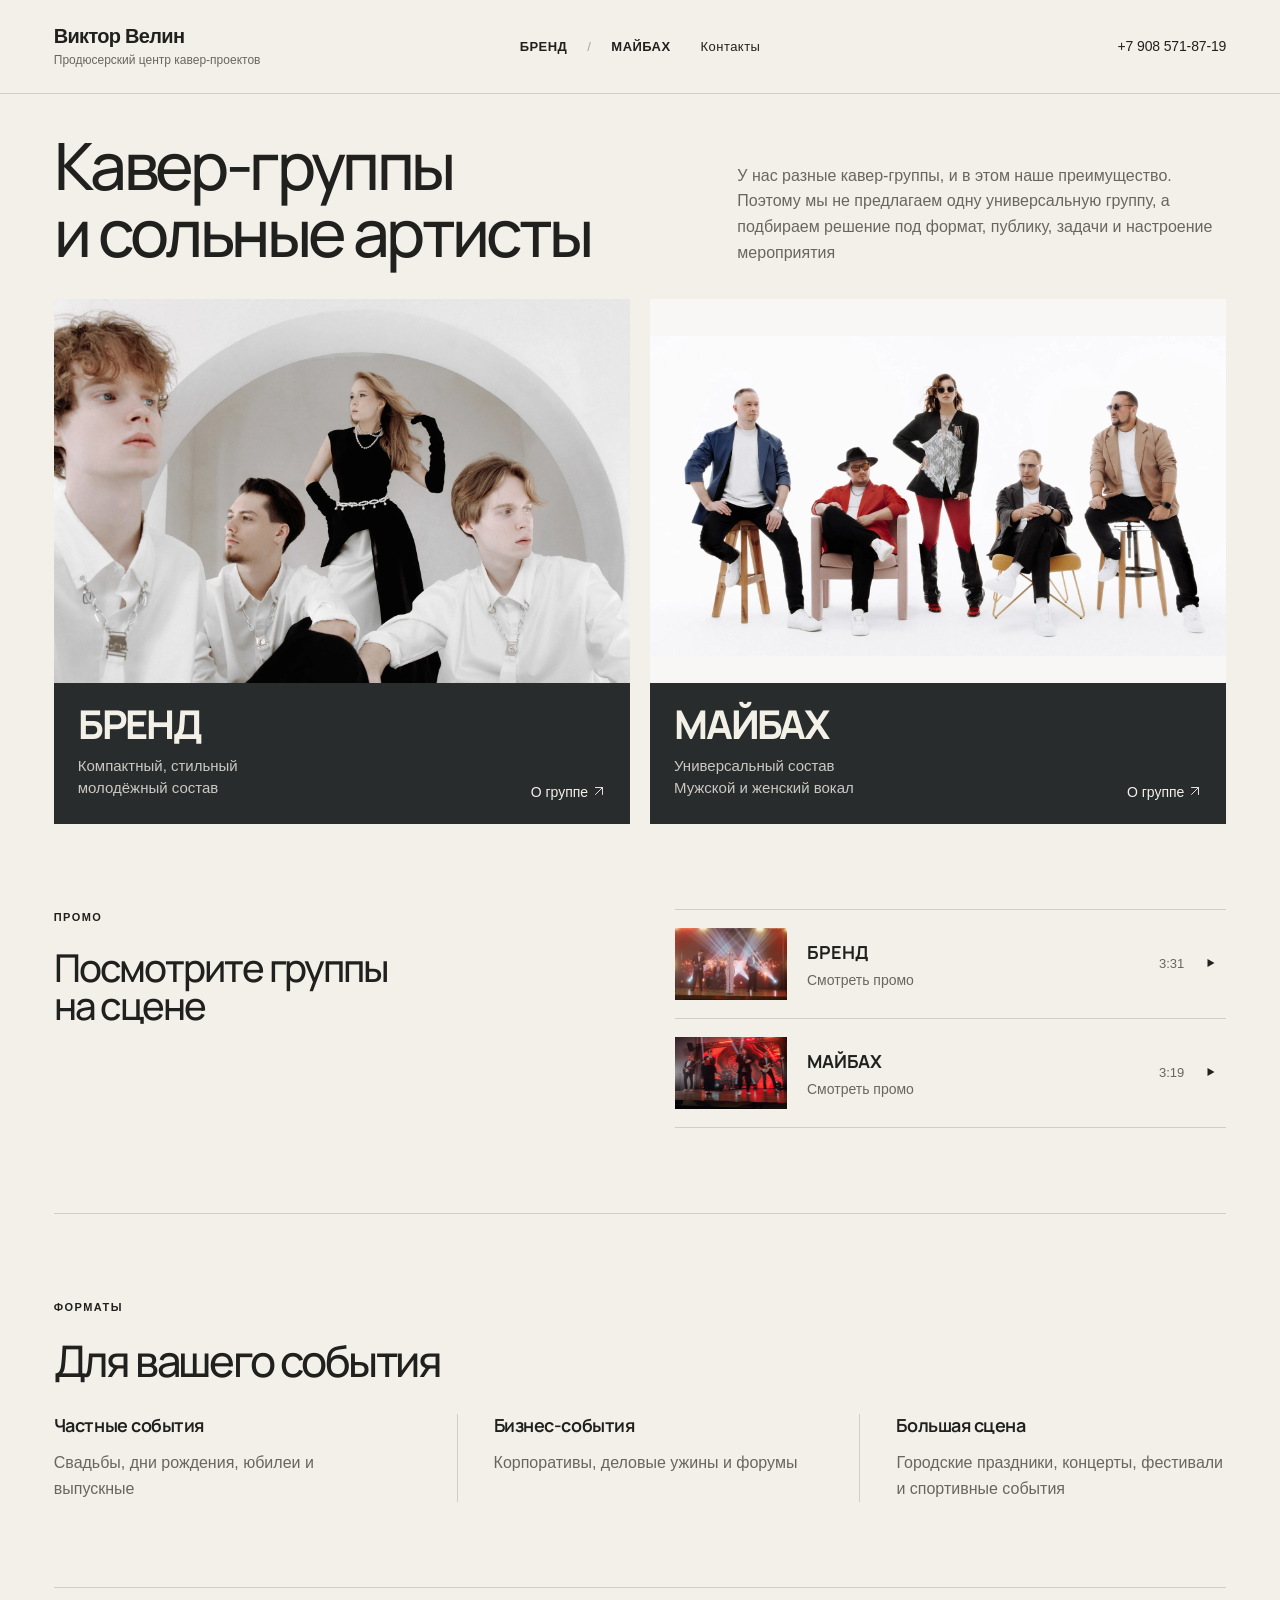
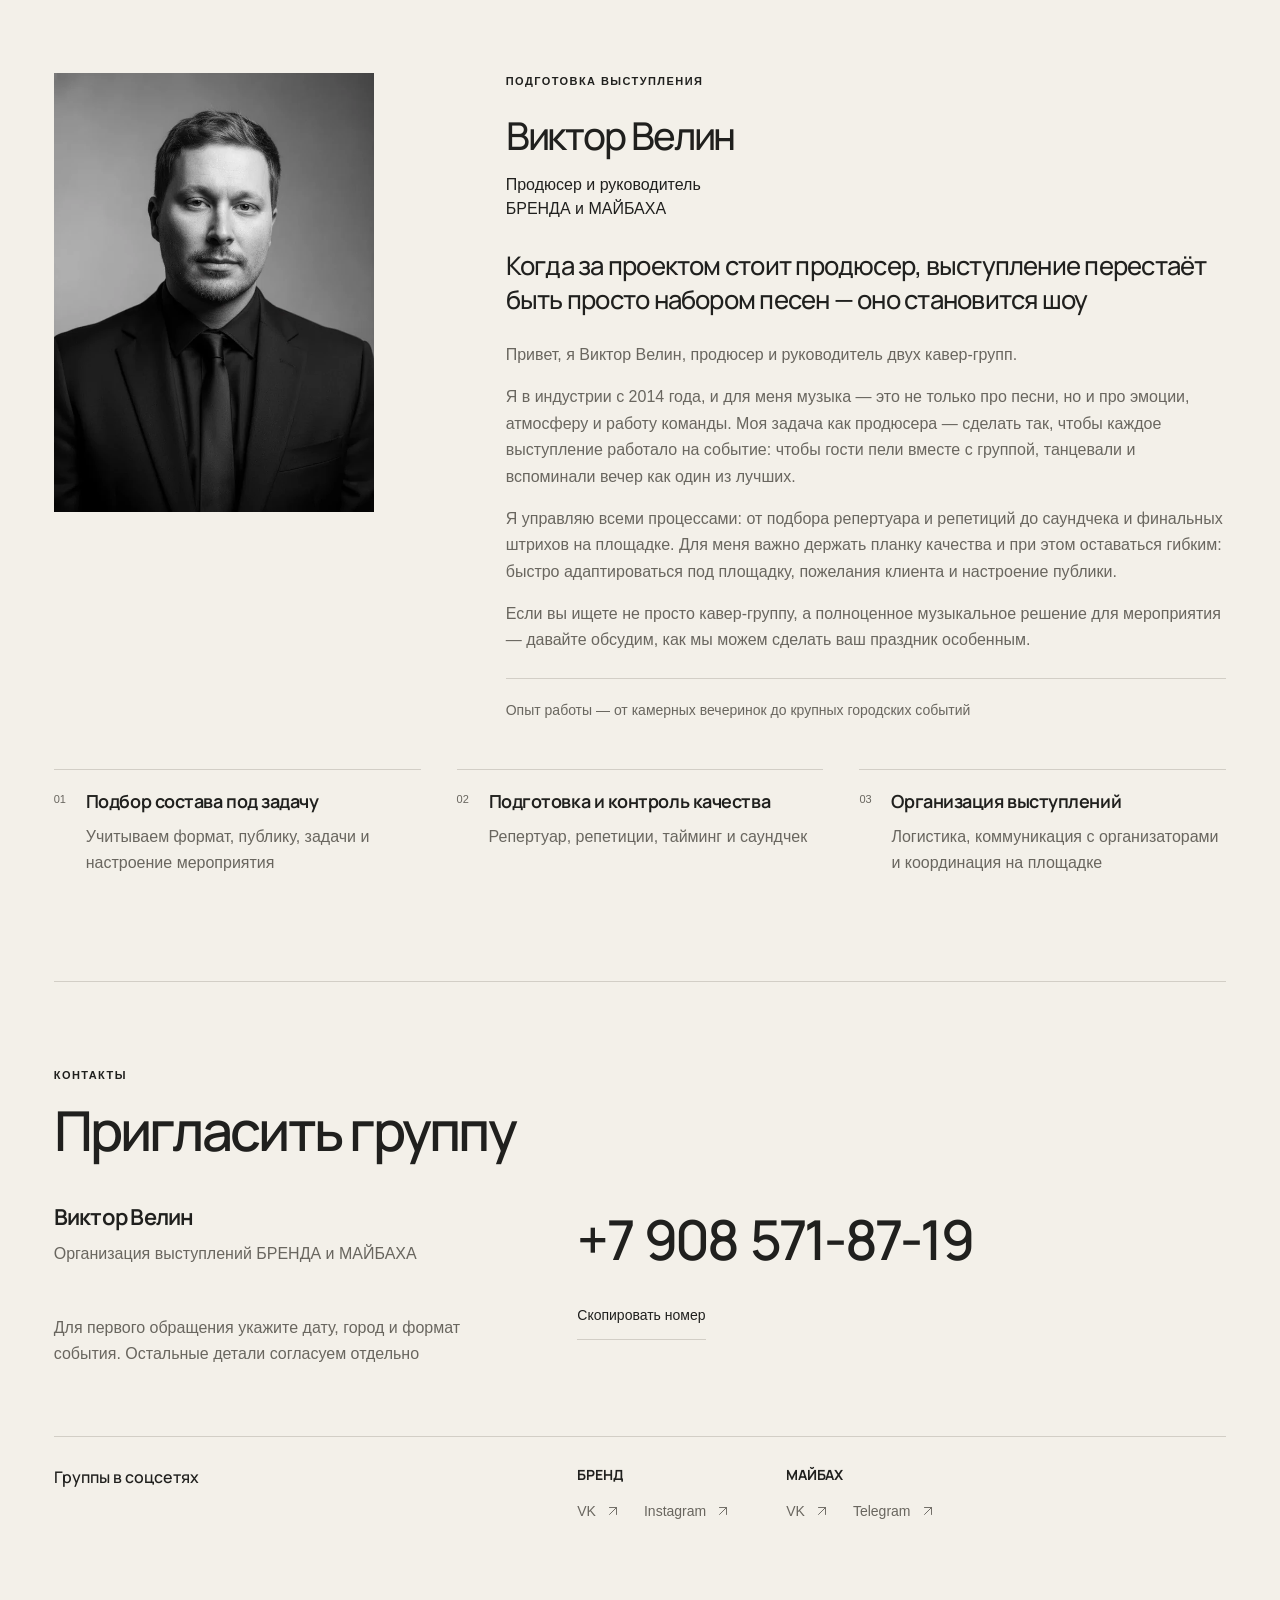
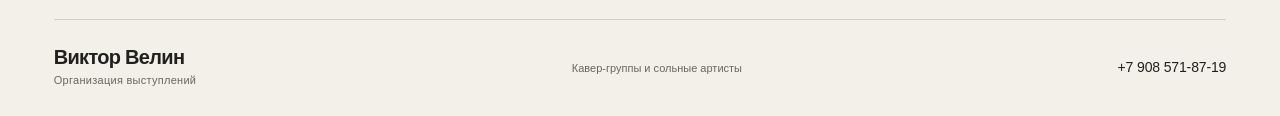
<file: index.html>
<!doctype html><html lang="ru"><head><meta charset="utf-8"><meta name="viewport" content="width=device-width,initial-scale=1"><meta name="robots" content="noindex,nofollow"><meta name="theme-color" content="#171717"><title>Виктор Велин — БРЕНД и МАЙБАХ</title><link rel="preload" href="assets/manrope-variable.ttf" as="font" type="font/ttf" crossorigin><link rel="stylesheet" href="styles.css?v=20261111-svg-icons"><script src="app.js?v=20261109-contacts" defer></script><link rel="icon" href="data:image/svg+xml,%3Csvg%20xmlns%3D%22http%3A%2F%2Fwww.w3.org%2F2000%2Fsvg%22%20viewBox%3D%220%200%2048%2048%22%3E%3Crect%20width%3D%2248%22%20height%3D%2248%22%20rx%3D%228%22%20fill%3D%22%2320201e%22%2F%3E%3Cpath%20d%3D%22M14%2014l20%2020m0-20L14%2034%22%20stroke%3D%22%23f3f0e9%22%20stroke-width%3D%223%22%2F%3E%3C%2Fsvg%3E"><meta name="description" content="Два кавер-коллектива под руководством Виктора Велина: БРЕНД и МАЙБАХ. Промо, репертуары и подготовка музыкальной программы вашего события."><meta property="og:type" content="website"><meta property="og:locale" content="ru_RU"><meta property="og:title" content="Виктор Велин — БРЕНД и МАЙБАХ"><meta property="og:description" content="Два кавер-коллектива под руководством Виктора Велина: БРЕНД и МАЙБАХ. Промо, репертуары и подготовка музыкальной программы вашего события."><meta property="og:url" content="https://dunshaar.github.io/demowebsite/index.html"><meta property="og:image" content="https://dunshaar.github.io/demowebsite/assets/share-index-20261109.jpg"><meta property="og:image:width" content="1200"><meta property="og:image:height" content="630"><meta property="og:image:type" content="image/jpeg"><meta property="og:image:alt" content="Виктор Велин — БРЕНД и МАЙБАХ"><meta name="twitter:card" content="summary_large_image"><meta name="twitter:title" content="Виктор Велин — БРЕНД и МАЙБАХ"><meta name="twitter:description" content="Два кавер-коллектива под руководством Виктора Велина: БРЕНД и МАЙБАХ. Промо, репертуары и подготовка музыкальной программы вашего события."><meta name="twitter:image" content="https://dunshaar.github.io/demowebsite/assets/share-index-20261109.jpg"></head><body class="hub-page"><a class="skip" href="#main">К содержимому</a><header class="site-header organizer-header"><a class="organizer-brand" href="index.html" aria-label="Виктор Велин — главная"><span>Виктор Велин</span><small><span class="role-wide">Продюсерский центр кавер-проектов</span><span class="role-compact">Организация выступлений</span></small></a><nav aria-label="Выбор группы"><a href="brend.html">БРЕНД</a><span class="nav-divider">/</span><a href="mybach.html">МАЙБАХ</a><a class="header-contacts" href="#contacts">Контакты</a></nav><a class="contact-phone" href="tel:+79085718719">+7 908 571-87-19</a></header><main id="main"><section class="hub-intro"><h1>Кавер-группы<br>и сольные артисты</h1><p class="hub-lead">У нас разные кавер-группы, и в этом наше преимущество. Поэтому мы не предлагаем одну универсальную группу, а подбираем решение под формат, публику, задачи и настроение мероприятия</p></section><section class="stages" aria-label="Выберите группу"><a class="stage brend-stage" href="brend.html"><div class="stage-image"><img src="assets/brend-gallery-03-20261029.webp" alt="БРЕНД — четыре участника у светлой арки" width="1800" height="1200"></div><div class="stage-text"><div><h2>БРЕНД</h2><p>Компактный, стильный<br>молодёжный состав</p></div><span class="stage-link">О группе <svg class="ui-icon ui-icon--arrow-up-right" xmlns="http://www.w3.org/2000/svg" viewBox="0 0 24 24" width="24" height="24" aria-hidden="true" focusable="false"><path d="M6 18 18 6M6 6h12v12" fill="none" stroke="currentColor" stroke-width="1.6" stroke-linecap="round" stroke-linejoin="round"/></svg></span></div></a><a class="stage mybach-stage" href="mybach.html"><div class="stage-image"><img src="assets/mybach-cover-20261030.webp" alt="МАЙБАХ — пять участников со стульями в светлой студии" width="1800" height="1000"></div><div class="stage-text"><div><h2>МАЙБАХ</h2><p>Универсальный состав<br>Мужской и женский вокал</p></div><span class="stage-link">О группе <svg class="ui-icon ui-icon--arrow-up-right" xmlns="http://www.w3.org/2000/svg" viewBox="0 0 24 24" width="24" height="24" aria-hidden="true" focusable="false"><path d="M6 18 18 6M6 6h12v12" fill="none" stroke="currentColor" stroke-width="1.6" stroke-linecap="round" stroke-linejoin="round"/></svg></span></div></a></section><section class="listen-section section" id="promo"><div class="section-heading"><p class="eyebrow">ПРОМО</p><h2>Посмотрите группы<br>на сцене</h2></div><div class="promo-rows"><button class="promo-row media-row" data-video="assets/brend-promo-web.mp4" data-band="БРЕНД" aria-label="Смотреть промо БРЕНД, 3:31"><img src="assets/brend-promo-poster.webp" width="1280" height="720" alt="" loading="lazy"><span class="media-row-copy"><strong>БРЕНД</strong><span>Смотреть промо</span></span><time>3:31</time><span class="media-play" aria-hidden="true"><svg class="ui-icon ui-icon--play" xmlns="http://www.w3.org/2000/svg" viewBox="0 0 24 24" width="24" height="24" aria-hidden="true" focusable="false"><path d="m7 4 14 8-14 8Z" fill="currentColor"/></svg></span></button><button class="promo-row media-row" data-video="assets/mybach-promo-web.mp4" data-band="МАЙБАХ" aria-label="Смотреть промо МАЙБАХ, 3:19"><img src="assets/mybach-live.webp" width="1800" height="1200" alt="" loading="lazy"><span class="media-row-copy"><strong>МАЙБАХ</strong><span>Смотреть промо</span></span><time>3:19</time><span class="media-play" aria-hidden="true"><svg class="ui-icon ui-icon--play" xmlns="http://www.w3.org/2000/svg" viewBox="0 0 24 24" width="24" height="24" aria-hidden="true" focusable="false"><path d="m7 4 14 8-14 8Z" fill="currentColor"/></svg></span></button></div></section><section class="events-section section" aria-labelledby="events-title"><div class="section-heading"><p class="eyebrow">ФОРМАТЫ</p><h2 id="events-title">Для вашего события</h2></div><div class="event-types"><article><h3>Частные события</h3><p>Свадьбы, дни рождения, юбилеи и выпускные</p></article><article><h3>Бизнес-события</h3><p>Корпоративы, деловые ужины и форумы</p></article><article><h3>Большая сцена</h3><p>Городские праздники, концерты, фестивали и спортивные события</p></article></div></section>
<section class="producer-section section" id="producer" aria-labelledby="producer-title">
  <figure class="producer-photo"><img src="assets/viktor-velin-20261109.webp" alt="Виктор Велин" width="598" height="820" loading="lazy"></figure>
  <div class="producer-intro">
    <div class="producer-heading"><p class="eyebrow">ПОДГОТОВКА ВЫСТУПЛЕНИЯ</p><h2 id="producer-title">Виктор Велин</h2><p class="producer-role">Продюсер и руководитель<br>БРЕНДА и МАЙБАХА</p></div>
    <p class="producer-lead">Когда за проектом стоит продюсер, выступление перестаёт быть просто набором песен — оно становится шоу</p>
    <div class="producer-copy">
      <p>Привет, я Виктор Велин, продюсер и руководитель двух кавер-групп.</p>
      <p>Я в индустрии с 2014 года, и для меня музыка — это не только про песни, но и про эмоции, атмосферу и работу команды. Моя задача как продюсера — сделать так, чтобы каждое выступление работало на событие: чтобы гости пели вместе с группой, танцевали и вспоминали вечер как один из лучших.</p>
      <p>Я управляю всеми процессами: от подбора репертуара и репетиций до саундчека и финальных штрихов на площадке. Для меня важно держать планку качества и при этом оставаться гибким: быстро адаптироваться под площадку, пожелания клиента и настроение публики.</p>
      <p>Если вы ищете не просто кавер-группу, а полноценное музыкальное решение для мероприятия — давайте обсудим, как мы можем сделать ваш праздник особенным.</p>
      <p class="producer-experience">Опыт работы — от камерных вечеринок до крупных городских событий</p>
    </div>
  </div>
  <ol class="preparation-steps">
    <li><h3>Подбор состава под задачу</h3><p>Учитываем формат, публику, задачи и настроение мероприятия</p></li>
    <li><h3>Подготовка и контроль качества</h3><p>Репертуар, репетиции, тайминг и саундчек</p></li>
    <li><h3>Организация выступлений</h3><p>Логистика, коммуникация с организаторами и координация на площадке</p></li>
  </ol>
</section>

<section class="contact-section section" id="contacts" aria-labelledby="contact-title">
  <span id="booking" class="contact-legacy" aria-hidden="true"></span><div class="contact-heading"><p class="eyebrow">КОНТАКТЫ</p><h2 id="contact-title">Пригласить группу</h2></div>
  <div class="contact-person"><h3>Виктор Велин</h3><p>Организация выступлений БРЕНДА и МАЙБАХА</p></div>
  <div class="contact-actions">
    <a class="contact-number" href="tel:+79085718719" aria-label="Позвонить по номеру +7 908 571-87-19"><span>+7</span> <span>908</span> <span>571-87-19</span></a>
    <button type="button" class="contact-copy" data-copy-phone="+79085718719" hidden>Скопировать номер</button>
    <p class="contact-status" role="status" aria-live="polite" aria-atomic="true"><span class="contact-status-text"></span></p>
  </div>
  <p class="contact-hint">Для первого обращения укажите дату, город и формат события. Остальные детали согласуем отдельно</p>
  <div class="contact-social"><h3>Группы в соцсетях</h3><div class="contact-communities"><div class="contact-community"><h4>БРЕНД</h4><div><a href="https://vk.ru/coverbandbrand" target="_blank" rel="noopener noreferrer" aria-label="БРЕНД — VK">VK <span aria-hidden="true"><svg class="ui-icon ui-icon--arrow-up-right" xmlns="http://www.w3.org/2000/svg" viewBox="0 0 24 24" width="24" height="24" aria-hidden="true" focusable="false"><path d="M6 18 18 6M6 6h12v12" fill="none" stroke="currentColor" stroke-width="1.6" stroke-linecap="round" stroke-linejoin="round"/></svg></span></a><a href="https://www.instagram.com/brand_coverband/" target="_blank" rel="noopener noreferrer" aria-label="БРЕНД — Instagram">Instagram <span aria-hidden="true"><svg class="ui-icon ui-icon--arrow-up-right" xmlns="http://www.w3.org/2000/svg" viewBox="0 0 24 24" width="24" height="24" aria-hidden="true" focusable="false"><path d="M6 18 18 6M6 6h12v12" fill="none" stroke="currentColor" stroke-width="1.6" stroke-linecap="round" stroke-linejoin="round"/></svg></span></a></div></div><div class="contact-community"><h4>МАЙБАХ</h4><div><a href="https://vk.ru/mybach_band" target="_blank" rel="noopener noreferrer" aria-label="МАЙБАХ — VK">VK <span aria-hidden="true"><svg class="ui-icon ui-icon--arrow-up-right" xmlns="http://www.w3.org/2000/svg" viewBox="0 0 24 24" width="24" height="24" aria-hidden="true" focusable="false"><path d="M6 18 18 6M6 6h12v12" fill="none" stroke="currentColor" stroke-width="1.6" stroke-linecap="round" stroke-linejoin="round"/></svg></span></a><a href="https://t.me/mybach_band" target="_blank" rel="noopener noreferrer" aria-label="МАЙБАХ — Telegram">Telegram <span aria-hidden="true"><svg class="ui-icon ui-icon--arrow-up-right" xmlns="http://www.w3.org/2000/svg" viewBox="0 0 24 24" width="24" height="24" aria-hidden="true" focusable="false"><path d="M6 18 18 6M6 6h12v12" fill="none" stroke="currentColor" stroke-width="1.6" stroke-linecap="round" stroke-linejoin="round"/></svg></span></a></div></div></div></div>
</section>
</main><footer class="organizer-footer"><a class="organizer-brand" href="index.html"><span>Виктор Велин</span><small>Организация выступлений</small></a><span>Кавер-группы и сольные артисты</span><a class="contact-phone" href="tel:+79085718719">+7 908 571-87-19</a></footer><dialog id="video-dialog" aria-label="Промовидео группы"><button class="close-dialog" aria-label="Закрыть промовидео">Закрыть <svg class="ui-icon ui-icon--close" xmlns="http://www.w3.org/2000/svg" viewBox="0 0 24 24" width="24" height="24" aria-hidden="true" focusable="false"><path d="m6 6 12 12M18 6 6 18" fill="none" stroke="currentColor" stroke-width="1.6" stroke-linecap="round"/></svg></button><video controls playsinline preload="none"></video></dialog></body></html>
</file>
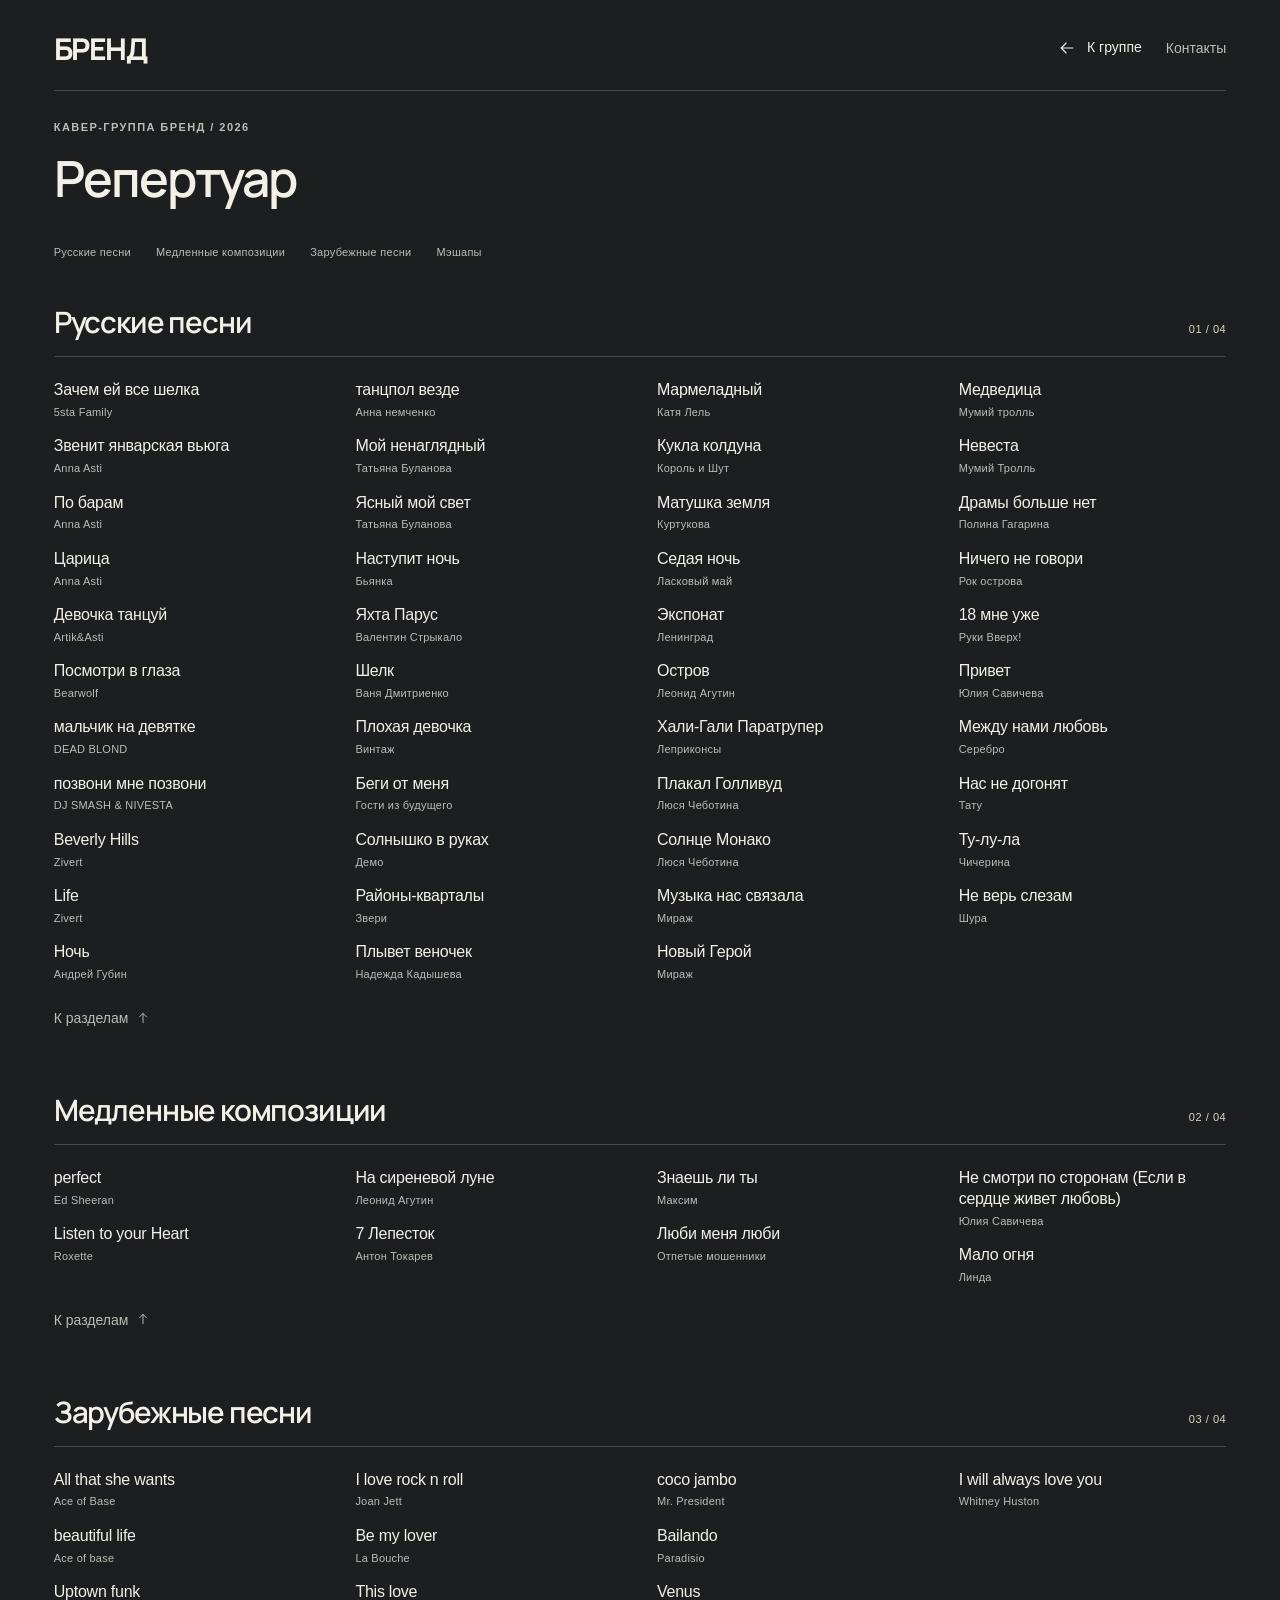
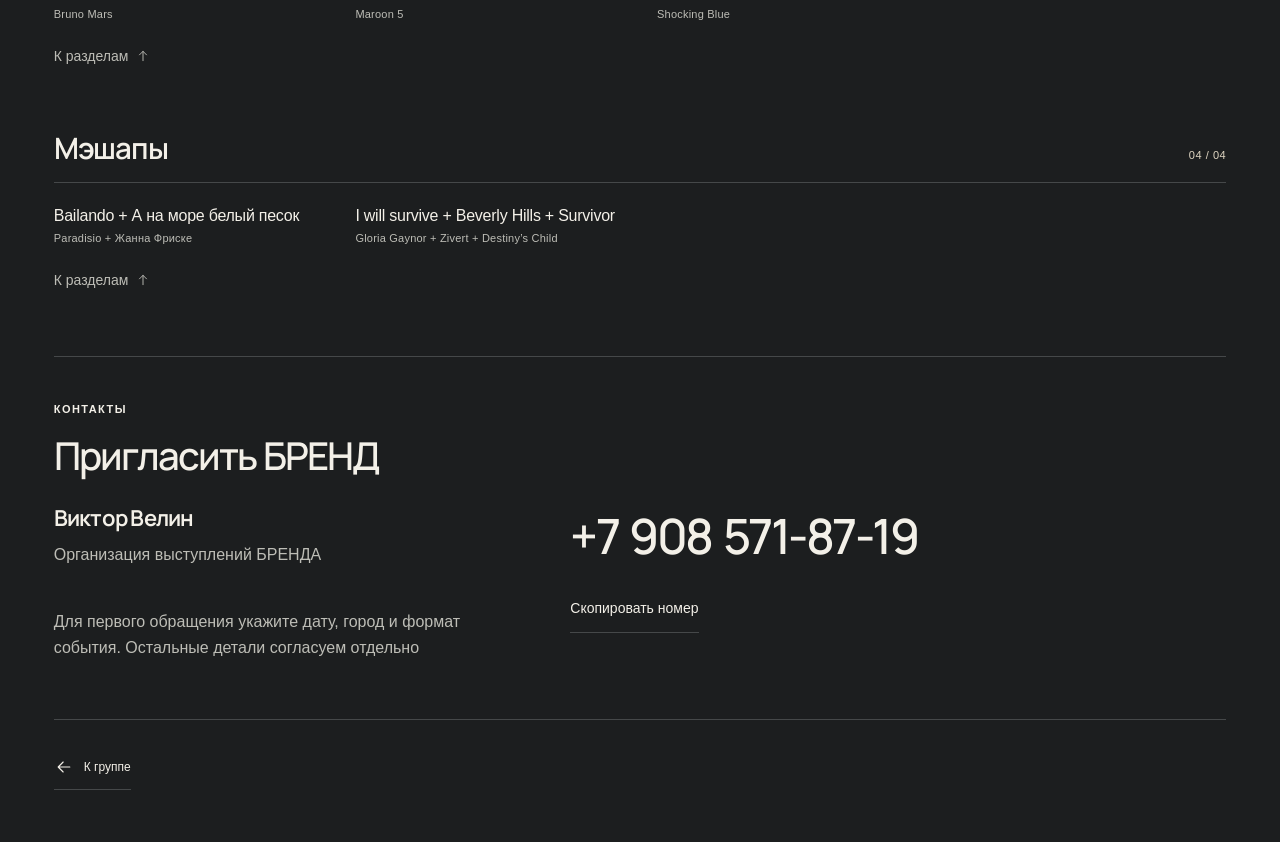
<file: brend-repertoire.html>
<!doctype html>
<html lang="ru"><head><meta charset="utf-8"><meta name="viewport" content="width=device-width,initial-scale=1"><meta name="robots" content="noindex,nofollow"><meta name="theme-color" content="#1c1e1f"><meta name="color-scheme" content="dark"><title>Репертуар — БРЕНД</title><meta name="description" content="Полный репертуар кавер-группы БРЕНД"><link rel="stylesheet" href="styles.css?v=20261111-svg-icons"><link rel="stylesheet" href="repertoire.css?v=20261109-contacts"><link rel="icon" href="data:image/svg+xml,%3Csvg%20xmlns%3D%22http%3A%2F%2Fwww.w3.org%2F2000%2Fsvg%22%20viewBox%3D%220%200%2048%2048%22%3E%3Crect%20width%3D%2248%22%20height%3D%2248%22%20rx%3D%228%22%20fill%3D%22%2320201e%22%2F%3E%3Cpath%20d%3D%22M14%2014l20%2020m0-20L14%2034%22%20stroke%3D%22%23f3f0e9%22%20stroke-width%3D%223%22%2F%3E%3C%2Fsvg%3E"><script src="app.js?v=20261109-contacts" defer></script></head><body class="repertoire-page brend"><a class="skip" href="#main">К содержимому</a><main id="main" class="rep-shell"><header class="rep-header"><a class="rep-brand" href="brend.html" aria-label="БРЕНД — на страницу группы">БРЕНД</a><nav class="rep-navigation" aria-label="Навигация страницы"><a class="rep-back" href="brend.html"><svg viewBox="0 0 24 24" fill="none" aria-hidden="true"><path d="M19 12H5m6-6-6 6 6 6" stroke="currentColor" stroke-width="1.3" stroke-linecap="round" stroke-linejoin="round"/></svg><span>К группе</span></a><a class="rep-contact-link" href="#contacts">Контакты</a></nav></header><div class="rep-intro"><p class="eyebrow">КАВЕР-ГРУППА БРЕНД / 2026</p><h1>Репертуар</h1></div><div class="catalog-tools" id="categories"><nav class="category-links" aria-label="Категории репертуара"><a href="#category-01">Русские песни</a><a href="#category-02">Медленные композиции</a><a href="#category-03">Зарубежные песни</a><a href="#category-04">Мэшапы</a></nav></div><div class="catalog-sections"><section class="rep-section" id="category-01" aria-labelledby="category-title-01"><header class="rep-section-head"><h2 id="category-title-01">Русские песни</h2><span class="rep-section-index">01 / 04</span></header><ol class="rep-songs" aria-label="Русские песни"><li class="rep-song" data-song-id="brend-p003"><span class="rep-song-title">Зачем ей все шелка</span><span class="rep-song-artist">5sta Family</span></li><li class="rep-song" data-song-id="brend-p004"><span class="rep-song-title">Звенит январская вьюга</span><span class="rep-song-artist">Anna Asti</span></li><li class="rep-song" data-song-id="brend-p005"><span class="rep-song-title">По барам</span><span class="rep-song-artist">Anna Asti</span></li><li class="rep-song" data-song-id="brend-p006"><span class="rep-song-title">Царица</span><span class="rep-song-artist">Anna Asti</span></li><li class="rep-song" data-song-id="brend-p007"><span class="rep-song-title">Девочка танцуй</span><span class="rep-song-artist">Artik&amp;Asti</span></li><li class="rep-song" data-song-id="brend-p008"><span class="rep-song-title">Посмотри в глаза</span><span class="rep-song-artist">Bearwolf</span></li><li class="rep-song" data-song-id="brend-p009"><span class="rep-song-title">мальчик на девятке</span><span class="rep-song-artist">DEAD BLOND</span></li><li class="rep-song" data-song-id="brend-p010"><span class="rep-song-title">позвони мне позвони</span><span class="rep-song-artist">DJ SMASH &amp; NIVESTA</span></li><li class="rep-song" data-song-id="brend-p011"><span class="rep-song-title">Beverly Hills</span><span class="rep-song-artist">Zivert</span></li><li class="rep-song" data-song-id="brend-p012"><span class="rep-song-title">Life</span><span class="rep-song-artist">Zivert</span></li><li class="rep-song" data-song-id="brend-p013"><span class="rep-song-title">Ночь</span><span class="rep-song-artist">Андрей Губин</span></li><li class="rep-song" data-song-id="brend-p014"><span class="rep-song-title">танцпол везде</span><span class="rep-song-artist">Анна немченко</span></li><li class="rep-song" data-song-id="brend-p015"><span class="rep-song-title">Мой ненаглядный</span><span class="rep-song-artist">Татьяна Буланова</span></li><li class="rep-song" data-song-id="brend-p016"><span class="rep-song-title">Ясный мой свет</span><span class="rep-song-artist">Татьяна Буланова</span></li><li class="rep-song" data-song-id="brend-p017"><span class="rep-song-title">Наступит ночь</span><span class="rep-song-artist">Бьянка</span></li><li class="rep-song" data-song-id="brend-p018"><span class="rep-song-title">Яхта Парус</span><span class="rep-song-artist">Валентин Стрыкало</span></li><li class="rep-song" data-song-id="brend-p019"><span class="rep-song-title">Шелк</span><span class="rep-song-artist">Ваня Дмитриенко</span></li><li class="rep-song" data-song-id="brend-p020"><span class="rep-song-title">Плохая девочка</span><span class="rep-song-artist">Винтаж</span></li><li class="rep-song" data-song-id="brend-p021"><span class="rep-song-title">Беги от меня</span><span class="rep-song-artist">Гости из будущего</span></li><li class="rep-song" data-song-id="brend-p022"><span class="rep-song-title">Солнышко в руках</span><span class="rep-song-artist">Демо</span></li><li class="rep-song" data-song-id="brend-p023"><span class="rep-song-title">Районы-кварталы</span><span class="rep-song-artist">Звери</span></li><li class="rep-song" data-song-id="brend-p024"><span class="rep-song-title">Плывет веночек</span><span class="rep-song-artist">Надежда Кадышева</span></li><li class="rep-song" data-song-id="brend-p025"><span class="rep-song-title">Мармеладный</span><span class="rep-song-artist">Катя Лель</span></li><li class="rep-song" data-song-id="brend-p026"><span class="rep-song-title">Кукла колдуна</span><span class="rep-song-artist">Король и Шут</span></li><li class="rep-song" data-song-id="brend-p027"><span class="rep-song-title">Матушка земля</span><span class="rep-song-artist">Куртукова</span></li><li class="rep-song" data-song-id="brend-p028"><span class="rep-song-title">Седая ночь</span><span class="rep-song-artist">Ласковый май</span></li><li class="rep-song" data-song-id="brend-p029"><span class="rep-song-title">Экспонат</span><span class="rep-song-artist">Ленинград</span></li><li class="rep-song" data-song-id="brend-p030"><span class="rep-song-title">Остров</span><span class="rep-song-artist">Леонид Агутин</span></li><li class="rep-song" data-song-id="brend-p031"><span class="rep-song-title">Хали-Гали Паратрупер</span><span class="rep-song-artist">Леприконсы</span></li><li class="rep-song" data-song-id="brend-p032"><span class="rep-song-title">Плакал Голливуд</span><span class="rep-song-artist">Люся Чеботина</span></li><li class="rep-song" data-song-id="brend-p033"><span class="rep-song-title">Солнце Монако</span><span class="rep-song-artist">Люся Чеботина</span></li><li class="rep-song" data-song-id="brend-p034"><span class="rep-song-title">Музыка нас связала</span><span class="rep-song-artist">Мираж</span></li><li class="rep-song" data-song-id="brend-p035"><span class="rep-song-title">Новый Герой</span><span class="rep-song-artist">Мираж</span></li><li class="rep-song" data-song-id="brend-p036"><span class="rep-song-title">Медведица</span><span class="rep-song-artist">Мумий тролль</span></li><li class="rep-song" data-song-id="brend-p037"><span class="rep-song-title">Невеста</span><span class="rep-song-artist">Мумий Тролль</span></li><li class="rep-song" data-song-id="brend-p038"><span class="rep-song-title">Драмы больше нет</span><span class="rep-song-artist">Полина Гагарина</span></li><li class="rep-song" data-song-id="brend-p039"><span class="rep-song-title">Ничего не говори</span><span class="rep-song-artist">Рок острова</span></li><li class="rep-song" data-song-id="brend-p040"><span class="rep-song-title">18 мне уже</span><span class="rep-song-artist">Руки Вверх!</span></li><li class="rep-song" data-song-id="brend-p041"><span class="rep-song-title">Привет</span><span class="rep-song-artist">Юлия Савичева</span></li><li class="rep-song" data-song-id="brend-p042"><span class="rep-song-title">Между нами любовь</span><span class="rep-song-artist">Серебро</span></li><li class="rep-song" data-song-id="brend-p043"><span class="rep-song-title">Нас не догонят</span><span class="rep-song-artist">Тату</span></li><li class="rep-song" data-song-id="brend-p044"><span class="rep-song-title">Ту-лу-ла</span><span class="rep-song-artist">Чичерина</span></li><li class="rep-song" data-song-id="brend-p045"><span class="rep-song-title">Не верь слезам</span><span class="rep-song-artist">Шура</span></li></ol><a class="rep-to-categories" href="#categories">К разделам <span aria-hidden="true"><svg class="ui-icon ui-icon--arrow-up" xmlns="http://www.w3.org/2000/svg" viewBox="0 0 24 24" width="24" height="24" aria-hidden="true" focusable="false"><path d="M12 20V4m-6 6 6-6 6 6" fill="none" stroke="currentColor" stroke-width="1.6" stroke-linecap="round" stroke-linejoin="round"/></svg></span></a></section><section class="rep-section" id="category-02" aria-labelledby="category-title-02"><header class="rep-section-head"><h2 id="category-title-02">Медленные композиции</h2><span class="rep-section-index">02 / 04</span></header><ol class="rep-songs" aria-label="Медленные композиции"><li class="rep-song" data-song-id="brend-p048"><span class="rep-song-title">perfect</span><span class="rep-song-artist">Ed Sheeran</span></li><li class="rep-song" data-song-id="brend-p049"><span class="rep-song-title">Listen to your Heart</span><span class="rep-song-artist">Roxette</span></li><li class="rep-song" data-song-id="brend-p050"><span class="rep-song-title">На сиреневой луне</span><span class="rep-song-artist">Леонид Агутин</span></li><li class="rep-song" data-song-id="brend-p051"><span class="rep-song-title">7 Лепесток</span><span class="rep-song-artist">Антон Токарев</span></li><li class="rep-song" data-song-id="brend-p052"><span class="rep-song-title">Знаешь ли ты</span><span class="rep-song-artist">Максим</span></li><li class="rep-song" data-song-id="brend-p053"><span class="rep-song-title">Люби меня люби</span><span class="rep-song-artist">Отпетые мошенники</span></li><li class="rep-song" data-song-id="brend-p054"><span class="rep-song-title">Не смотри по сторонам (Если в сердце живет любовь)</span><span class="rep-song-artist">Юлия Савичева</span></li><li class="rep-song" data-song-id="brend-p055"><span class="rep-song-title">Мало огня</span><span class="rep-song-artist">Линда</span></li></ol><a class="rep-to-categories" href="#categories">К разделам <span aria-hidden="true"><svg class="ui-icon ui-icon--arrow-up" xmlns="http://www.w3.org/2000/svg" viewBox="0 0 24 24" width="24" height="24" aria-hidden="true" focusable="false"><path d="M12 20V4m-6 6 6-6 6 6" fill="none" stroke="currentColor" stroke-width="1.6" stroke-linecap="round" stroke-linejoin="round"/></svg></span></a></section><section class="rep-section" id="category-03" aria-labelledby="category-title-03"><header class="rep-section-head"><h2 id="category-title-03">Зарубежные песни</h2><span class="rep-section-index">03 / 04</span></header><ol class="rep-songs" aria-label="Зарубежные песни"><li class="rep-song" data-song-id="brend-p058"><span class="rep-song-title">All that she wants</span><span class="rep-song-artist">Ace of Base</span></li><li class="rep-song" data-song-id="brend-p059"><span class="rep-song-title">beautiful life</span><span class="rep-song-artist">Ace of base</span></li><li class="rep-song" data-song-id="brend-p060"><span class="rep-song-title">Uptown funk</span><span class="rep-song-artist">Bruno Mars</span></li><li class="rep-song" data-song-id="brend-p061"><span class="rep-song-title">I love rock n roll</span><span class="rep-song-artist">Joan Jett</span></li><li class="rep-song" data-song-id="brend-p062"><span class="rep-song-title">Be my lover</span><span class="rep-song-artist">La Bouche</span></li><li class="rep-song" data-song-id="brend-p063"><span class="rep-song-title">This love</span><span class="rep-song-artist">Maroon 5</span></li><li class="rep-song" data-song-id="brend-p064"><span class="rep-song-title">coco jambo</span><span class="rep-song-artist">Mr. President</span></li><li class="rep-song" data-song-id="brend-p065"><span class="rep-song-title">Bailando</span><span class="rep-song-artist">Paradisio</span></li><li class="rep-song" data-song-id="brend-p066"><span class="rep-song-title">Venus</span><span class="rep-song-artist">Shocking Blue</span></li><li class="rep-song" data-song-id="brend-p067"><span class="rep-song-title">I will always love you</span><span class="rep-song-artist">Whitney Huston</span></li></ol><a class="rep-to-categories" href="#categories">К разделам <span aria-hidden="true"><svg class="ui-icon ui-icon--arrow-up" xmlns="http://www.w3.org/2000/svg" viewBox="0 0 24 24" width="24" height="24" aria-hidden="true" focusable="false"><path d="M12 20V4m-6 6 6-6 6 6" fill="none" stroke="currentColor" stroke-width="1.6" stroke-linecap="round" stroke-linejoin="round"/></svg></span></a></section><section class="rep-section" id="category-04" aria-labelledby="category-title-04"><header class="rep-section-head"><h2 id="category-title-04">Мэшапы</h2><span class="rep-section-index">04 / 04</span></header><ol class="rep-songs" aria-label="Мэшапы"><li class="rep-song" data-song-id="brend-p070"><span class="rep-song-title">Bailando + А на море белый песок</span><span class="rep-song-artist">Paradisio + Жанна Фриске</span></li><li class="rep-song" data-song-id="brend-p071"><span class="rep-song-title">I will survive + Beverly Hills + Survivor</span><span class="rep-song-artist">Gloria Gaynor + Zivert + Destiny’s Child</span></li></ol><a class="rep-to-categories" href="#categories">К разделам <span aria-hidden="true"><svg class="ui-icon ui-icon--arrow-up" xmlns="http://www.w3.org/2000/svg" viewBox="0 0 24 24" width="24" height="24" aria-hidden="true" focusable="false"><path d="M12 20V4m-6 6 6-6 6 6" fill="none" stroke="currentColor" stroke-width="1.6" stroke-linecap="round" stroke-linejoin="round"/></svg></span></a></section></div>
<section class="contact-section contact-section--compact" id="contacts" aria-labelledby="contact-title">
  <div class="contact-heading"><p class="eyebrow">КОНТАКТЫ</p><h2 id="contact-title">Пригласить БРЕНД</h2></div>
  <div class="contact-person"><h3>Виктор Велин</h3><p>Организация выступлений БРЕНДА</p></div>
  <div class="contact-actions">
    <a class="contact-number" href="tel:+79085718719" aria-label="Позвонить по номеру +7 908 571-87-19"><span>+7</span> <span>908</span> <span>571-87-19</span></a>
    <button type="button" class="contact-copy" data-copy-phone="+79085718719" hidden>Скопировать номер</button>
    <p class="contact-status" role="status" aria-live="polite" aria-atomic="true"><span class="contact-status-text"></span></p>
  </div>
  <p class="contact-hint">Для первого обращения укажите дату, город и формат события. Остальные детали согласуем отдельно</p>

</section>
<footer class="rep-footer"><a class="rep-back" href="brend.html"><svg viewBox="0 0 24 24" fill="none" aria-hidden="true"><path d="M19 12H5m6-6-6 6 6 6" stroke="currentColor" stroke-width="1.3" stroke-linecap="round" stroke-linejoin="round"/></svg><span>К группе</span></a></footer></main></body></html>
</file>
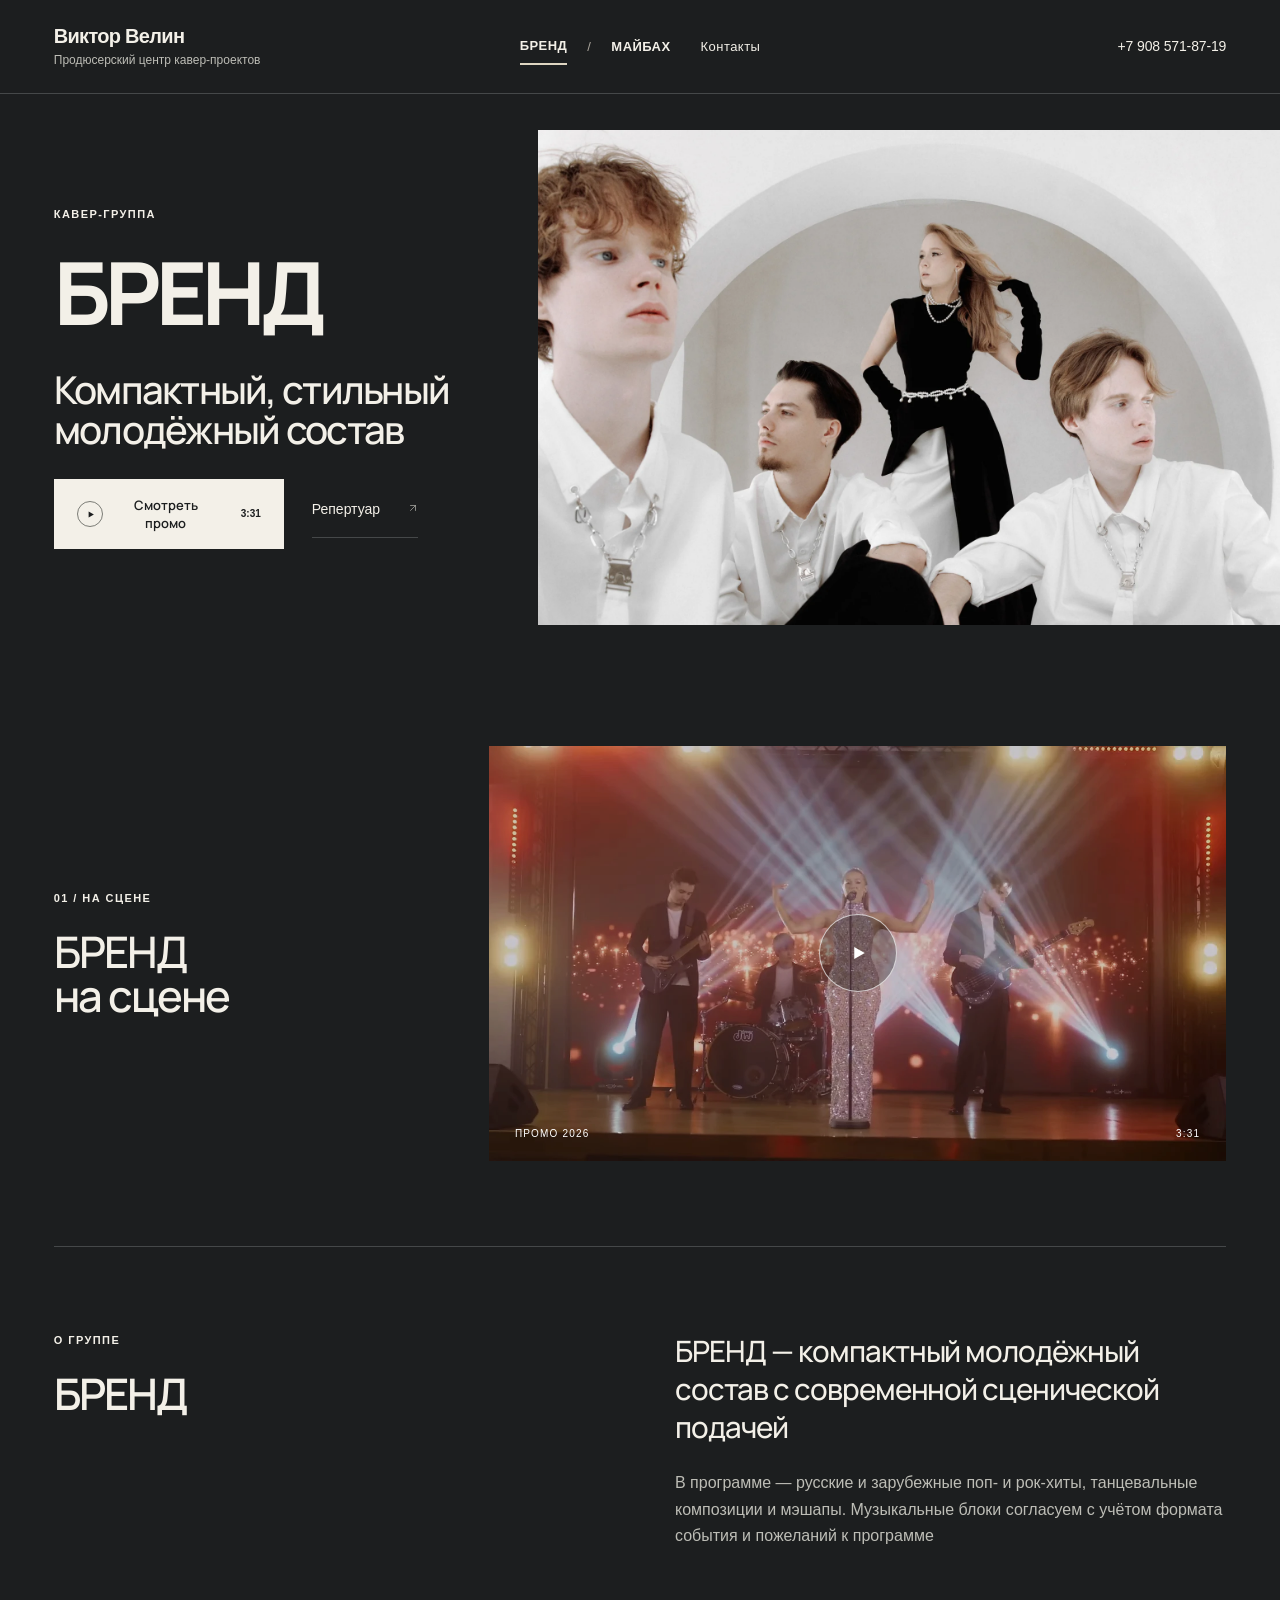
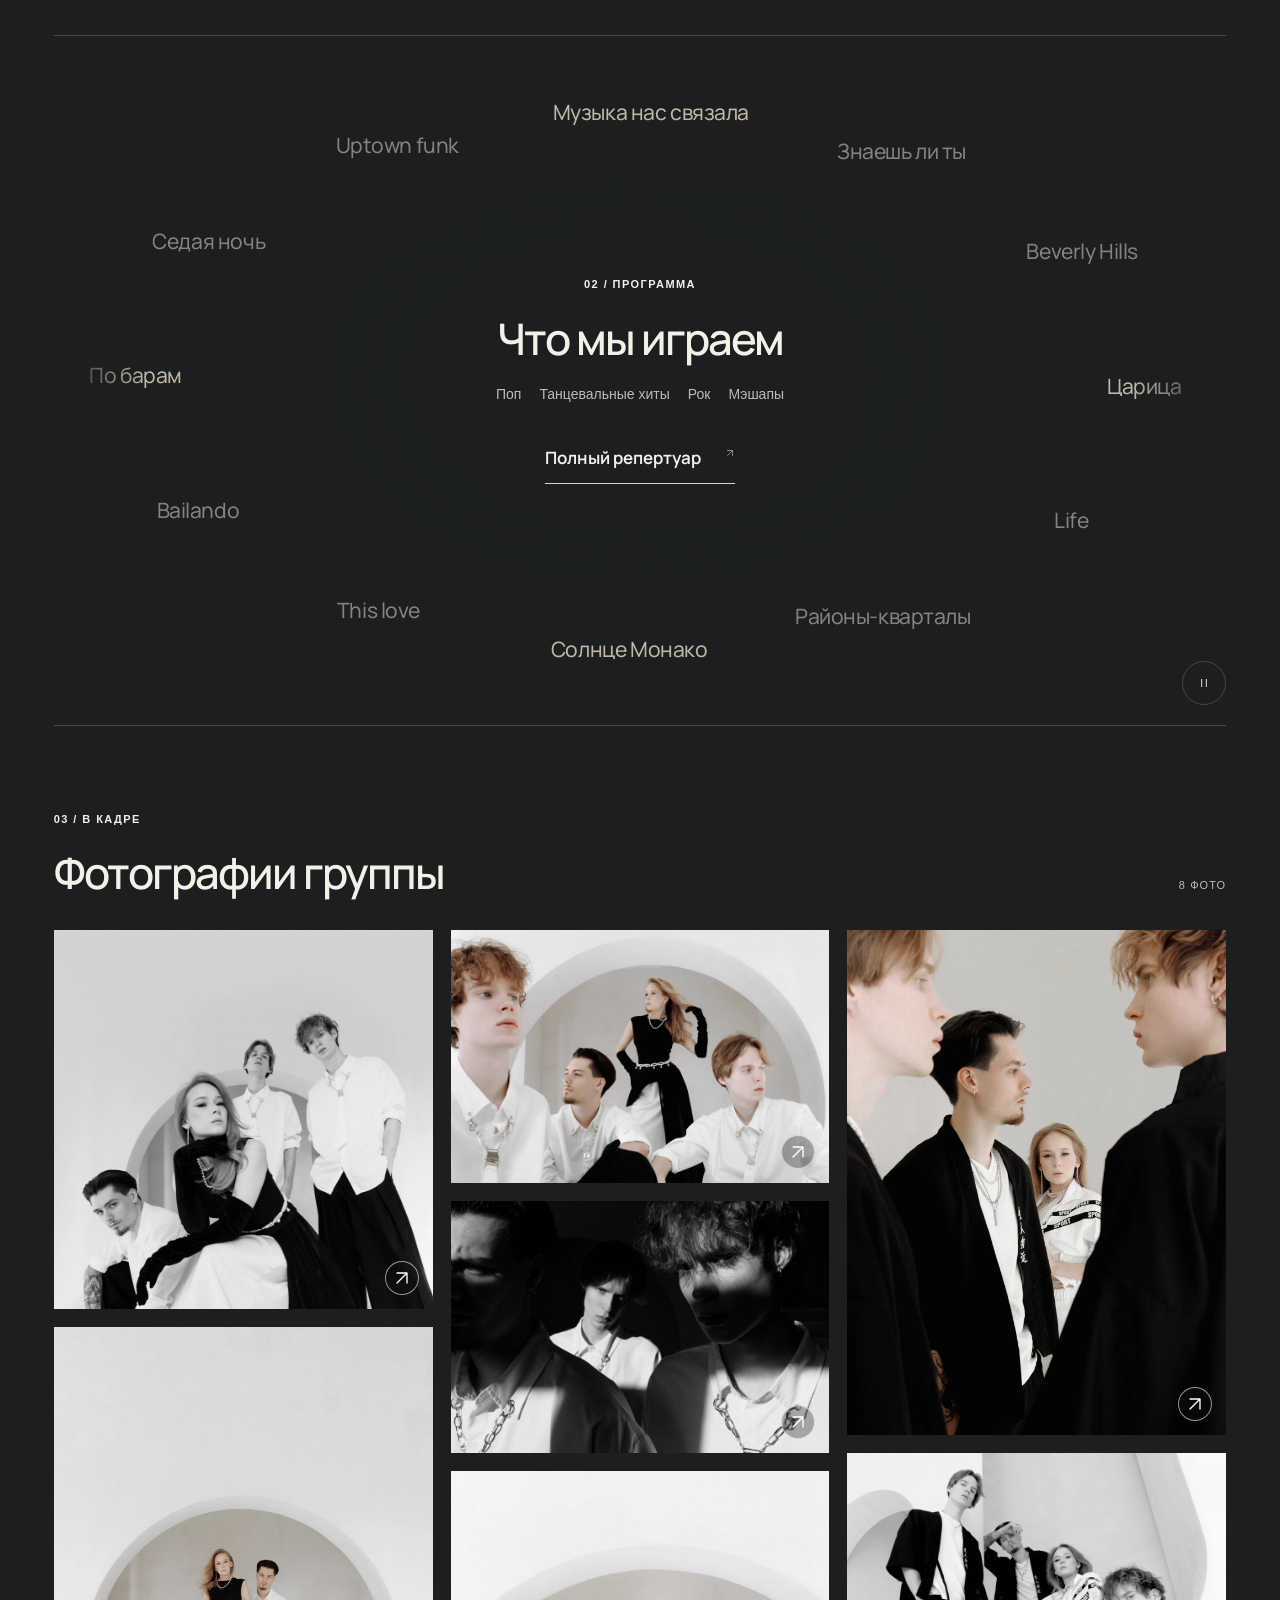
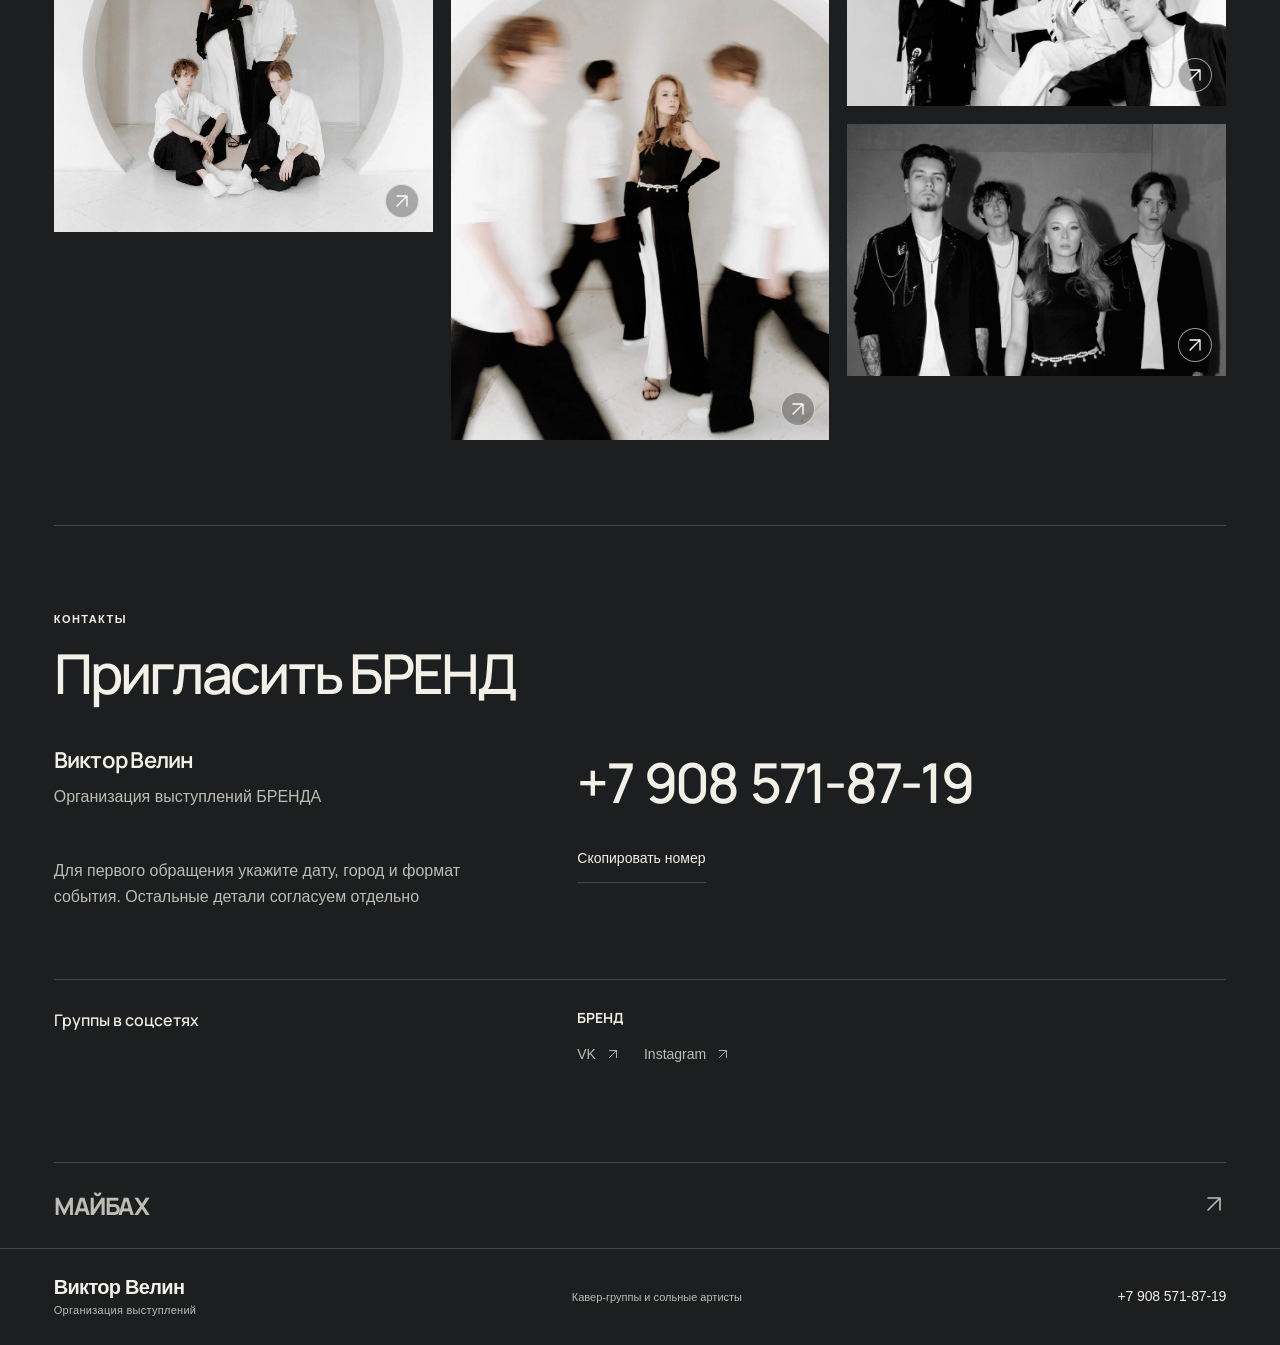
<file: brend.html>
<!doctype html><html lang="ru"><head><meta charset="utf-8"><meta name="viewport" content="width=device-width,initial-scale=1"><meta name="robots" content="noindex,nofollow"><meta name="theme-color" content="#171717"><title>БРЕНД — кавер-группа | Виктор Велин</title><link rel="preload" href="assets/manrope-variable.ttf" as="font" type="font/ttf" crossorigin><link rel="stylesheet" href="styles.css?v=20261111-svg-icons"><script src="app.js?v=20261109-contacts" defer></script><link rel="icon" href="data:image/svg+xml,%3Csvg%20xmlns%3D%22http%3A%2F%2Fwww.w3.org%2F2000%2Fsvg%22%20viewBox%3D%220%200%2048%2048%22%3E%3Crect%20width%3D%2248%22%20height%3D%2248%22%20rx%3D%228%22%20fill%3D%22%2320201e%22%2F%3E%3Cpath%20d%3D%22M14%2014l20%2020m0-20L14%2034%22%20stroke%3D%22%23f3f0e9%22%20stroke-width%3D%223%22%2F%3E%3C%2Fsvg%3E"><meta name="description" content="Компактный молодёжный состав с современной сценической подачей. Промо, фотографии, полный репертуар и контакты БРЕНДА."><meta property="og:type" content="website"><meta property="og:locale" content="ru_RU"><meta property="og:title" content="БРЕНД — кавер-группа | Виктор Велин"><meta property="og:description" content="Компактный молодёжный состав с современной сценической подачей. Промо, фотографии, полный репертуар и контакты БРЕНДА."><meta property="og:url" content="https://dunshaar.github.io/demowebsite/brend.html"><meta property="og:image" content="https://dunshaar.github.io/demowebsite/assets/share-brend-20261109.jpg"><meta property="og:image:width" content="1200"><meta property="og:image:height" content="630"><meta property="og:image:type" content="image/jpeg"><meta property="og:image:alt" content="БРЕНД — кавер-группа | Виктор Велин"><meta name="twitter:card" content="summary_large_image"><meta name="twitter:title" content="БРЕНД — кавер-группа | Виктор Велин"><meta name="twitter:description" content="Компактный молодёжный состав с современной сценической подачей. Промо, фотографии, полный репертуар и контакты БРЕНДА."><meta name="twitter:image" content="https://dunshaar.github.io/demowebsite/assets/share-brend-20261109.jpg"></head><body class="band-page brend"><a class="skip" href="#main">К содержимому</a><header class="site-header organizer-header"><a class="organizer-brand" href="index.html" aria-label="Виктор Велин — главная"><span>Виктор Велин</span><small><span class="role-wide">Продюсерский центр кавер-проектов</span><span class="role-compact">Организация выступлений</span></small></a><nav aria-label="Выбор группы"><a href="brend.html" aria-current="page">БРЕНД</a><span class="nav-divider">/</span><a href="mybach.html">МАЙБАХ</a><a class="header-contacts" href="#contacts">Контакты</a></nav><a class="contact-phone" href="tel:+79085718719">+7 908 571-87-19</a></header><main id="main"><section class="band-hero"><div class="band-hero-copy"><p class="eyebrow">КАВЕР-ГРУППА</p><h1>БРЕНД</h1><p class="band-tagline">Компактный, стильный<br>молодёжный состав</p><div class="hero-actions"><button class="button primary" data-video="assets/brend-promo-web.mp4" data-band="БРЕНД"><span aria-hidden="true"><svg class="ui-icon ui-icon--play" xmlns="http://www.w3.org/2000/svg" viewBox="0 0 24 24" width="24" height="24" aria-hidden="true" focusable="false"><path d="m7 4 14 8-14 8Z" fill="currentColor"/></svg></span> Смотреть промо <small>3:31</small></button><a class="text-link" href="brend-repertoire.html">Репертуар <span aria-hidden="true"><svg class="ui-icon ui-icon--arrow-up-right" xmlns="http://www.w3.org/2000/svg" viewBox="0 0 24 24" width="24" height="24" aria-hidden="true" focusable="false"><path d="M6 18 18 6M6 6h12v12" fill="none" stroke="currentColor" stroke-width="1.6" stroke-linecap="round" stroke-linejoin="round"/></svg></span></a></div></div><div class="band-hero-image"><img src="assets/brend-gallery-03-20261029.webp" alt="БРЕНД — четыре участника у светлой арки" width="1800" height="1200"></div></section><section class="live-section section" id="live"><div class="section-heading"><p class="eyebrow">01 / НА СЦЕНЕ</p><h2>БРЕНД<br>на сцене</h2></div><button class="video-poster" data-video="assets/brend-promo-web.mp4" data-band="БРЕНД" aria-label="Смотреть промо БРЕНД"><img loading="lazy" src="assets/brend-promo-poster.webp" alt="Кадр из промо БРЕНДА: группа на сцене" width="1280" height="720"><span class="play-disc" aria-hidden="true"><svg class="ui-icon ui-icon--play" xmlns="http://www.w3.org/2000/svg" viewBox="0 0 24 24" width="24" height="24" aria-hidden="true" focusable="false"><path d="m7 4 14 8-14 8Z" fill="currentColor"/></svg></span><span class="poster-label">ПРОМО 2026 <span>3:31</span></span></button></section><section class="band-about section" aria-labelledby="band-about-title"><div><p class="eyebrow">О ГРУППЕ</p><h2 id="band-about-title">БРЕНД</h2></div><div class="band-about-copy"><p class="about-lead">БРЕНД — компактный молодёжный состав с современной сценической подачей</p><p class="band-description">В программе — русские и зарубежные поп- и рок-хиты, танцевальные композиции и мэшапы. Музыкальные блоки согласуем с учётом формата события и пожеланий к программе</p></div></section><section class="music-section music-orbit section" id="music"><div class="repertoire-orbit" aria-hidden="true"><span class="orbit-song" style="--ox:93.00%;--oy:50.00%">Царица</span><span class="orbit-song" style="--ox:87.24%;--oy:69.50%">Life</span><span class="orbit-song" style="--ox:71.50%;--oy:83.77%">Районы-кварталы</span><span class="orbit-song" style="--ox:50.00%;--oy:89.00%">Солнце Монако</span><span class="orbit-song" style="--ox:28.50%;--oy:83.77%">This love</span><span class="orbit-song" style="--ox:12.76%;--oy:69.50%">Bailando</span><span class="orbit-song" style="--ox:7.00%;--oy:50.00%">По барам</span><span class="orbit-song" style="--ox:12.76%;--oy:30.50%">Седая ночь</span><span class="orbit-song" style="--ox:28.50%;--oy:16.23%">Uptown funk</span><span class="orbit-song" style="--ox:50.00%;--oy:11.00%">Музыка нас связала</span><span class="orbit-song" style="--ox:71.50%;--oy:16.23%">Знаешь ли ты</span><span class="orbit-song" style="--ox:87.24%;--oy:30.50%">Beverly Hills</span></div><div class="section-heading"><p class="eyebrow">02 / ПРОГРАММА</p><h2>Что мы играем</h2><div class="tags"><span>Поп</span><span>Танцевальные хиты</span><span>Рок</span><span>Мэшапы</span></div><a class="text-link repertoire-link" href="brend-repertoire.html">Полный репертуар <span aria-hidden="true"><svg class="ui-icon ui-icon--arrow-up-right" xmlns="http://www.w3.org/2000/svg" viewBox="0 0 24 24" width="24" height="24" aria-hidden="true" focusable="false"><path d="M6 18 18 6M6 6h12v12" fill="none" stroke="currentColor" stroke-width="1.6" stroke-linecap="round" stroke-linejoin="round"/></svg></span></a></div><button class="orbit-toggle" type="button" aria-label="Остановить движение песен" aria-pressed="false" hidden><svg viewBox="0 0 20 20" width="16" height="16" aria-hidden="true"><path class="orbit-pause" d="M7 5v10M13 5v10" fill="none" stroke="currentColor" stroke-width="1.5"/><path class="orbit-play" d="m7 4 9 6-9 6Z" fill="currentColor"/></svg></button></section><section class="photo-section section" id="photos"><div class="section-heading inline-heading"><div><p class="eyebrow">03 / В КАДРЕ</p><h2>Фотографии группы</h2></div><span class="muted gallery-total">8 ФОТО</span></div><div class="band-gallery" aria-label="Фотографии БРЕНД"><button class="gallery-tile" type="button" data-gallery-index="0" data-gallery-src="assets/brend-gallery-01-20261029.webp" aria-label="Открыть фото 1 из 8 — БРЕНД"><img loading="lazy" decoding="async" src="assets/brend-gallery-01-20261029.webp" alt="БРЕНД — групповой портрет в студии" width="1800" height="1800"><span class="gallery-expand" aria-hidden="true"><svg class="ui-icon ui-icon--arrow-up-right" xmlns="http://www.w3.org/2000/svg" viewBox="0 0 24 24" width="24" height="24" aria-hidden="true" focusable="false"><path d="M6 18 18 6M6 6h12v12" fill="none" stroke="currentColor" stroke-width="1.6" stroke-linecap="round" stroke-linejoin="round"/></svg></span></button><button class="gallery-tile" type="button" data-gallery-index="1" data-gallery-src="assets/brend-gallery-02-20261029.webp" aria-label="Открыть фото 2 из 8 — БРЕНД"><img loading="lazy" decoding="async" src="assets/brend-gallery-02-20261029.webp" alt="БРЕНД — полный состав в светлой студии" width="1350" height="1800"><span class="gallery-expand" aria-hidden="true"><svg class="ui-icon ui-icon--arrow-up-right" xmlns="http://www.w3.org/2000/svg" viewBox="0 0 24 24" width="24" height="24" aria-hidden="true" focusable="false"><path d="M6 18 18 6M6 6h12v12" fill="none" stroke="currentColor" stroke-width="1.6" stroke-linecap="round" stroke-linejoin="round"/></svg></span></button><button class="gallery-tile" type="button" data-gallery-index="2" data-gallery-src="assets/brend-gallery-03-20261029.webp" aria-label="Открыть фото 3 из 8 — БРЕНД"><img loading="lazy" decoding="async" src="assets/brend-gallery-03-20261029.webp" alt="БРЕНД — участники группы крупным планом" width="1800" height="1200"><span class="gallery-expand" aria-hidden="true"><svg class="ui-icon ui-icon--arrow-up-right" xmlns="http://www.w3.org/2000/svg" viewBox="0 0 24 24" width="24" height="24" aria-hidden="true" focusable="false"><path d="M6 18 18 6M6 6h12v12" fill="none" stroke="currentColor" stroke-width="1.6" stroke-linecap="round" stroke-linejoin="round"/></svg></span></button><button class="gallery-tile" type="button" data-gallery-index="3" data-gallery-src="assets/brend-gallery-04-20261029.webp" aria-label="Открыть фото 4 из 8 — БРЕНД"><img loading="lazy" decoding="async" src="assets/brend-gallery-04-20261029.webp" alt="БРЕНД — чёрно-белый портрет музыкантов" width="1800" height="1200"><span class="gallery-expand" aria-hidden="true"><svg class="ui-icon ui-icon--arrow-up-right" xmlns="http://www.w3.org/2000/svg" viewBox="0 0 24 24" width="24" height="24" aria-hidden="true" focusable="false"><path d="M6 18 18 6M6 6h12v12" fill="none" stroke="currentColor" stroke-width="1.6" stroke-linecap="round" stroke-linejoin="round"/></svg></span></button><button class="gallery-tile" type="button" data-gallery-index="4" data-gallery-src="assets/brend-gallery-05-20261029.webp" aria-label="Открыть фото 5 из 8 — БРЕНД"><img loading="lazy" decoding="async" src="assets/brend-gallery-05-20261029.webp" alt="БРЕНД — вокалистка и музыканты в движении" width="1200" height="1800"><span class="gallery-expand" aria-hidden="true"><svg class="ui-icon ui-icon--arrow-up-right" xmlns="http://www.w3.org/2000/svg" viewBox="0 0 24 24" width="24" height="24" aria-hidden="true" focusable="false"><path d="M6 18 18 6M6 6h12v12" fill="none" stroke="currentColor" stroke-width="1.6" stroke-linecap="round" stroke-linejoin="round"/></svg></span></button><button class="gallery-tile" type="button" data-gallery-index="5" data-gallery-src="assets/brend-gallery-06-20261029.webp" aria-label="Открыть фото 6 из 8 — БРЕНД"><img loading="lazy" decoding="async" src="assets/brend-gallery-06-20261029.webp" alt="БРЕНД — портрет участников в профиль" width="1350" height="1800"><span class="gallery-expand" aria-hidden="true"><svg class="ui-icon ui-icon--arrow-up-right" xmlns="http://www.w3.org/2000/svg" viewBox="0 0 24 24" width="24" height="24" aria-hidden="true" focusable="false"><path d="M6 18 18 6M6 6h12v12" fill="none" stroke="currentColor" stroke-width="1.6" stroke-linecap="round" stroke-linejoin="round"/></svg></span></button><button class="gallery-tile" type="button" data-gallery-index="6" data-gallery-src="assets/brend-gallery-07-20261029.webp" aria-label="Открыть фото 7 из 8 — БРЕНД"><img loading="lazy" decoding="async" src="assets/brend-gallery-07-20261029.webp" alt="БРЕНД — групповой портрет с нижнего ракурса" width="1800" height="1200"><span class="gallery-expand" aria-hidden="true"><svg class="ui-icon ui-icon--arrow-up-right" xmlns="http://www.w3.org/2000/svg" viewBox="0 0 24 24" width="24" height="24" aria-hidden="true" focusable="false"><path d="M6 18 18 6M6 6h12v12" fill="none" stroke="currentColor" stroke-width="1.6" stroke-linecap="round" stroke-linejoin="round"/></svg></span></button><button class="gallery-tile" type="button" data-gallery-index="7" data-gallery-src="assets/brend-cover-20261029.webp" aria-label="Открыть фото 8 из 8 — БРЕНД"><img loading="lazy" decoding="async" src="assets/brend-cover-20261029.webp" alt="БРЕНД — группа в тёмных сценических образах" width="1800" height="1200"><span class="gallery-expand" aria-hidden="true"><svg class="ui-icon ui-icon--arrow-up-right" xmlns="http://www.w3.org/2000/svg" viewBox="0 0 24 24" width="24" height="24" aria-hidden="true" focusable="false"><path d="M6 18 18 6M6 6h12v12" fill="none" stroke="currentColor" stroke-width="1.6" stroke-linecap="round" stroke-linejoin="round"/></svg></span></button></div></section>
<section class="contact-section section" id="contacts" aria-labelledby="contact-title">
  <div class="contact-heading"><p class="eyebrow">КОНТАКТЫ</p><h2 id="contact-title">Пригласить БРЕНД</h2></div>
  <div class="contact-person"><h3>Виктор Велин</h3><p>Организация выступлений БРЕНДА</p></div>
  <div class="contact-actions">
    <a class="contact-number" href="tel:+79085718719" aria-label="Позвонить по номеру +7 908 571-87-19"><span>+7</span> <span>908</span> <span>571-87-19</span></a>
    <button type="button" class="contact-copy" data-copy-phone="+79085718719" hidden>Скопировать номер</button>
    <p class="contact-status" role="status" aria-live="polite" aria-atomic="true"><span class="contact-status-text"></span></p>
  </div>
  <p class="contact-hint">Для первого обращения укажите дату, город и формат события. Остальные детали согласуем отдельно</p>
  <div class="contact-social"><h3>Группы в соцсетях</h3><div class="contact-communities"><div class="contact-community"><h4>БРЕНД</h4><div><a href="https://vk.ru/coverbandbrand" target="_blank" rel="noopener noreferrer" aria-label="БРЕНД — VK">VK <span aria-hidden="true"><svg class="ui-icon ui-icon--arrow-up-right" xmlns="http://www.w3.org/2000/svg" viewBox="0 0 24 24" width="24" height="24" aria-hidden="true" focusable="false"><path d="M6 18 18 6M6 6h12v12" fill="none" stroke="currentColor" stroke-width="1.6" stroke-linecap="round" stroke-linejoin="round"/></svg></span></a><a href="https://www.instagram.com/brand_coverband/" target="_blank" rel="noopener noreferrer" aria-label="БРЕНД — Instagram">Instagram <span aria-hidden="true"><svg class="ui-icon ui-icon--arrow-up-right" xmlns="http://www.w3.org/2000/svg" viewBox="0 0 24 24" width="24" height="24" aria-hidden="true" focusable="false"><path d="M6 18 18 6M6 6h12v12" fill="none" stroke="currentColor" stroke-width="1.6" stroke-linecap="round" stroke-linejoin="round"/></svg></span></a></div></div></div></div>
</section>
<a class="other-band" href="mybach.html"><strong>МАЙБАХ</strong><span class="other-arrow" aria-hidden="true"><svg class="ui-icon ui-icon--arrow-up-right" xmlns="http://www.w3.org/2000/svg" viewBox="0 0 24 24" width="24" height="24" aria-hidden="true" focusable="false"><path d="M6 18 18 6M6 6h12v12" fill="none" stroke="currentColor" stroke-width="1.6" stroke-linecap="round" stroke-linejoin="round"/></svg></span></a></main><footer class="organizer-footer"><a class="organizer-brand" href="index.html"><span>Виктор Велин</span><small>Организация выступлений</small></a><span>Кавер-группы и сольные артисты</span><a class="contact-phone" href="tel:+79085718719">+7 908 571-87-19</a></footer><dialog id="video-dialog" aria-label="Промовидео группы"><button class="close-dialog" aria-label="Закрыть промовидео">Закрыть <svg class="ui-icon ui-icon--close" xmlns="http://www.w3.org/2000/svg" viewBox="0 0 24 24" width="24" height="24" aria-hidden="true" focusable="false"><path d="m6 6 12 12M18 6 6 18" fill="none" stroke="currentColor" stroke-width="1.6" stroke-linecap="round"/></svg></button><video controls playsinline preload="none"></video></dialog><dialog id="photo-dialog" class="photo-dialog" aria-label="Просмотр фотографий"><button class="photo-close" type="button" aria-label="Закрыть фотографию"><svg viewBox="0 0 24 24" aria-hidden="true"><path d="m6 6 12 12M18 6 6 18"/></svg></button><figure class="photo-stage"><img class="photo-view" alt="" decoding="async" draggable="false"><figcaption><span class="photo-caption"></span><span class="photo-counter"></span></figcaption></figure><button class="photo-prev" type="button" aria-label="Предыдущая фотография"><svg viewBox="0 0 24 24" aria-hidden="true"><path d="M19 12H5m6-6-6 6 6 6"/></svg></button><button class="photo-next" type="button" aria-label="Следующая фотография"><svg viewBox="0 0 24 24" aria-hidden="true"><path d="M5 12h14m-6-6 6 6-6 6"/></svg></button></dialog></body></html>
</file>
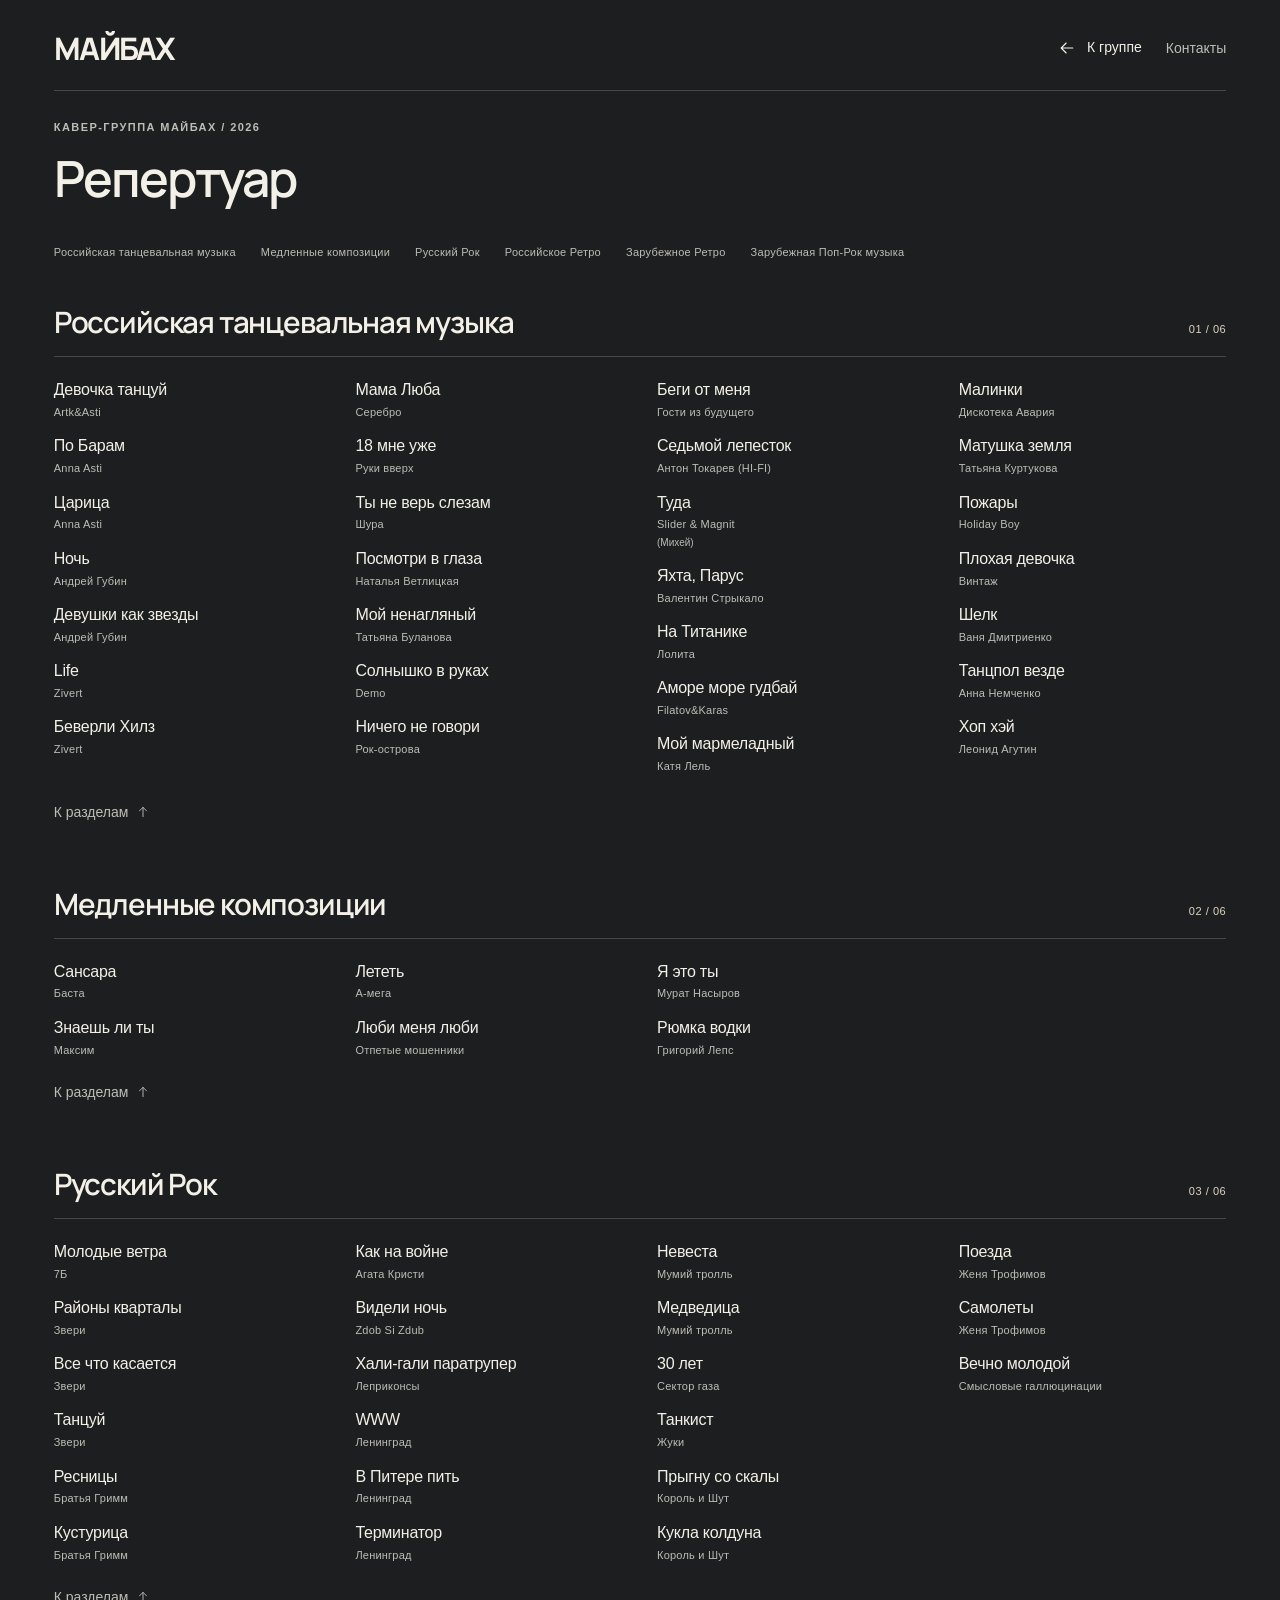
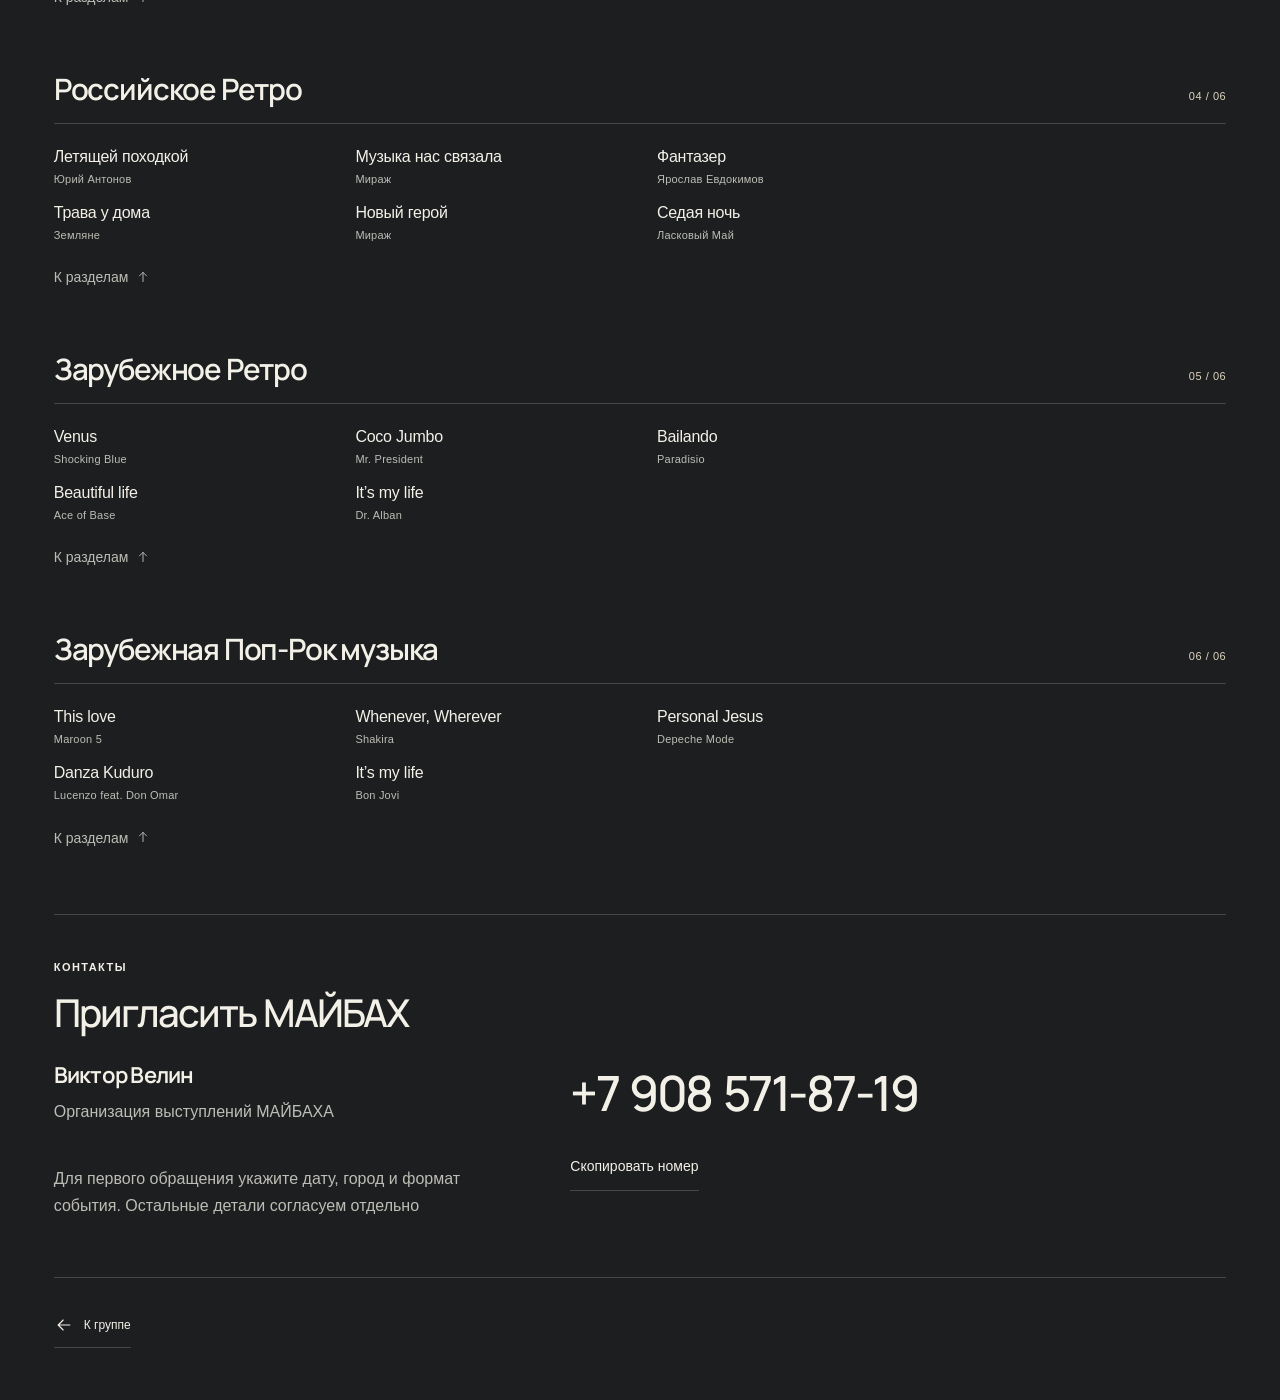
<file: mybach-repertoire.html>
<!doctype html>
<html lang="ru"><head><meta charset="utf-8"><meta name="viewport" content="width=device-width,initial-scale=1"><meta name="robots" content="noindex,nofollow"><meta name="theme-color" content="#1c1e1f"><meta name="color-scheme" content="dark"><title>Репертуар — МАЙБАХ</title><meta name="description" content="Полный репертуар кавер-группы МАЙБАХ"><link rel="stylesheet" href="styles.css?v=20261111-svg-icons"><link rel="stylesheet" href="repertoire.css?v=20261109-contacts"><link rel="icon" href="data:image/svg+xml,%3Csvg%20xmlns%3D%22http%3A%2F%2Fwww.w3.org%2F2000%2Fsvg%22%20viewBox%3D%220%200%2048%2048%22%3E%3Crect%20width%3D%2248%22%20height%3D%2248%22%20rx%3D%228%22%20fill%3D%22%2320201e%22%2F%3E%3Cpath%20d%3D%22M14%2014l20%2020m0-20L14%2034%22%20stroke%3D%22%23f3f0e9%22%20stroke-width%3D%223%22%2F%3E%3C%2Fsvg%3E"><script src="app.js?v=20261109-contacts" defer></script></head><body class="repertoire-page mybach"><a class="skip" href="#main">К содержимому</a><main id="main" class="rep-shell"><header class="rep-header"><a class="rep-brand" href="mybach.html" aria-label="МАЙБАХ — на страницу группы">МАЙБАХ</a><nav class="rep-navigation" aria-label="Навигация страницы"><a class="rep-back" href="mybach.html"><svg viewBox="0 0 24 24" fill="none" aria-hidden="true"><path d="M19 12H5m6-6-6 6 6 6" stroke="currentColor" stroke-width="1.3" stroke-linecap="round" stroke-linejoin="round"/></svg><span>К группе</span></a><a class="rep-contact-link" href="#contacts">Контакты</a></nav></header><div class="rep-intro"><p class="eyebrow">КАВЕР-ГРУППА МАЙБАХ / 2026</p><h1>Репертуар</h1></div><div class="catalog-tools" id="categories"><nav class="category-links" aria-label="Категории репертуара"><a href="#category-01">Российская танцевальная музыка</a><a href="#category-02">Медленные композиции</a><a href="#category-03">Русский Рок</a><a href="#category-04">Российское Ретро</a><a href="#category-05">Зарубежное Ретро</a><a href="#category-06">Зарубежная Поп-Рок музыка</a></nav></div><div class="catalog-sections"><section class="rep-section" id="category-01" aria-labelledby="category-title-01"><header class="rep-section-head"><h2 id="category-title-01">Российская танцевальная музыка</h2><span class="rep-section-index">01 / 06</span></header><ol class="rep-songs" aria-label="Российская танцевальная музыка"><li class="rep-song" data-song-id="mybach-p002"><span class="rep-song-title">Девочка танцуй</span><span class="rep-song-artist">Artk&amp;Asti</span></li><li class="rep-song" data-song-id="mybach-p003"><span class="rep-song-title">По Барам</span><span class="rep-song-artist">Anna Asti</span></li><li class="rep-song" data-song-id="mybach-p004"><span class="rep-song-title">Царица</span><span class="rep-song-artist">Anna Asti</span></li><li class="rep-song" data-song-id="mybach-p005"><span class="rep-song-title">Ночь</span><span class="rep-song-artist">Андрей Губин</span></li><li class="rep-song" data-song-id="mybach-p006"><span class="rep-song-title">Девушки как звезды</span><span class="rep-song-artist">Андрей Губин</span></li><li class="rep-song" data-song-id="mybach-p007"><span class="rep-song-title">Life</span><span class="rep-song-artist">Zivert</span></li><li class="rep-song" data-song-id="mybach-p008"><span class="rep-song-title">Беверли Хилз</span><span class="rep-song-artist">Zivert</span></li><li class="rep-song" data-song-id="mybach-p009"><span class="rep-song-title">Мама Люба</span><span class="rep-song-artist">Серебро</span></li><li class="rep-song" data-song-id="mybach-p010"><span class="rep-song-title">18 мне уже</span><span class="rep-song-artist">Руки вверх</span></li><li class="rep-song" data-song-id="mybach-p011"><span class="rep-song-title">Ты не верь слезам</span><span class="rep-song-artist">Шура</span></li><li class="rep-song" data-song-id="mybach-p012"><span class="rep-song-title">Посмотри в глаза</span><span class="rep-song-artist">Наталья Ветлицкая</span></li><li class="rep-song" data-song-id="mybach-p013"><span class="rep-song-title">Мой ненагляный</span><span class="rep-song-artist">Татьяна Буланова</span></li><li class="rep-song" data-song-id="mybach-p014"><span class="rep-song-title">Солнышко в руках</span><span class="rep-song-artist">Demo</span></li><li class="rep-song" data-song-id="mybach-p015"><span class="rep-song-title">Ничего не говори</span><span class="rep-song-artist">Рок-острова</span></li><li class="rep-song" data-song-id="mybach-p016"><span class="rep-song-title">Беги от меня</span><span class="rep-song-artist">Гости из будущего</span></li><li class="rep-song" data-song-id="mybach-p017"><span class="rep-song-title">Седьмой лепесток</span><span class="rep-song-artist">Антон Токарев (HI-FI)</span></li><li class="rep-song" data-song-id="mybach-p018"><span class="rep-song-title">Туда</span><span class="rep-song-artist">Slider &amp; Magnit</span><span class="rep-song-note">(Михей)</span></li><li class="rep-song" data-song-id="mybach-p019"><span class="rep-song-title">Яхта, Парус</span><span class="rep-song-artist">Валентин Стрыкало</span></li><li class="rep-song" data-song-id="mybach-p020"><span class="rep-song-title">На Титанике</span><span class="rep-song-artist">Лолита</span></li><li class="rep-song" data-song-id="mybach-p021"><span class="rep-song-title">Аморе море гудбай</span><span class="rep-song-artist">Filatov&amp;Karas</span></li><li class="rep-song" data-song-id="mybach-p022"><span class="rep-song-title">Мой мармеладный</span><span class="rep-song-artist">Катя Лель</span></li><li class="rep-song" data-song-id="mybach-p023"><span class="rep-song-title">Малинки</span><span class="rep-song-artist">Дискотека Авария</span></li><li class="rep-song" data-song-id="mybach-p024"><span class="rep-song-title">Матушка земля</span><span class="rep-song-artist">Татьяна Куртукова</span></li><li class="rep-song" data-song-id="mybach-p025"><span class="rep-song-title">Пожары</span><span class="rep-song-artist">Holiday Boy</span></li><li class="rep-song" data-song-id="mybach-p026"><span class="rep-song-title">Плохая девочка</span><span class="rep-song-artist">Винтаж</span></li><li class="rep-song" data-song-id="mybach-p027"><span class="rep-song-title">Шелк</span><span class="rep-song-artist">Ваня Дмитриенко</span></li><li class="rep-song" data-song-id="mybach-p028"><span class="rep-song-title">Танцпол везде</span><span class="rep-song-artist">Анна Немченко</span></li><li class="rep-song" data-song-id="mybach-p029"><span class="rep-song-title">Хоп хэй</span><span class="rep-song-artist">Леонид Агутин</span></li></ol><a class="rep-to-categories" href="#categories">К разделам <span aria-hidden="true"><svg class="ui-icon ui-icon--arrow-up" xmlns="http://www.w3.org/2000/svg" viewBox="0 0 24 24" width="24" height="24" aria-hidden="true" focusable="false"><path d="M12 20V4m-6 6 6-6 6 6" fill="none" stroke="currentColor" stroke-width="1.6" stroke-linecap="round" stroke-linejoin="round"/></svg></span></a></section><section class="rep-section" id="category-02" aria-labelledby="category-title-02"><header class="rep-section-head"><h2 id="category-title-02">Медленные композиции</h2><span class="rep-section-index">02 / 06</span></header><ol class="rep-songs" aria-label="Медленные композиции"><li class="rep-song" data-song-id="mybach-p031"><span class="rep-song-title">Сансара</span><span class="rep-song-artist">Баста</span></li><li class="rep-song" data-song-id="mybach-p032"><span class="rep-song-title">Знаешь ли ты</span><span class="rep-song-artist">Максим</span></li><li class="rep-song" data-song-id="mybach-p033"><span class="rep-song-title">Лететь</span><span class="rep-song-artist">А-мега</span></li><li class="rep-song" data-song-id="mybach-p034"><span class="rep-song-title">Люби меня люби</span><span class="rep-song-artist">Отпетые мошенники</span></li><li class="rep-song" data-song-id="mybach-p035"><span class="rep-song-title">Я это ты</span><span class="rep-song-artist">Мурат Насыров</span></li><li class="rep-song" data-song-id="mybach-p036"><span class="rep-song-title">Рюмка водки</span><span class="rep-song-artist">Григорий Лепс</span></li></ol><a class="rep-to-categories" href="#categories">К разделам <span aria-hidden="true"><svg class="ui-icon ui-icon--arrow-up" xmlns="http://www.w3.org/2000/svg" viewBox="0 0 24 24" width="24" height="24" aria-hidden="true" focusable="false"><path d="M12 20V4m-6 6 6-6 6 6" fill="none" stroke="currentColor" stroke-width="1.6" stroke-linecap="round" stroke-linejoin="round"/></svg></span></a></section><section class="rep-section" id="category-03" aria-labelledby="category-title-03"><header class="rep-section-head"><h2 id="category-title-03">Русский Рок</h2><span class="rep-section-index">03 / 06</span></header><ol class="rep-songs" aria-label="Русский Рок"><li class="rep-song" data-song-id="mybach-p039"><span class="rep-song-title">Молодые ветра</span><span class="rep-song-artist">7Б</span></li><li class="rep-song" data-song-id="mybach-p040"><span class="rep-song-title">Районы кварталы</span><span class="rep-song-artist">Звери</span></li><li class="rep-song" data-song-id="mybach-p041"><span class="rep-song-title">Все что касается</span><span class="rep-song-artist">Звери</span></li><li class="rep-song" data-song-id="mybach-p042"><span class="rep-song-title">Танцуй</span><span class="rep-song-artist">Звери</span></li><li class="rep-song" data-song-id="mybach-p043"><span class="rep-song-title">Ресницы</span><span class="rep-song-artist">Братья Гримм</span></li><li class="rep-song" data-song-id="mybach-p044"><span class="rep-song-title">Кустурица</span><span class="rep-song-artist">Братья Гримм</span></li><li class="rep-song" data-song-id="mybach-p045"><span class="rep-song-title">Как на войне</span><span class="rep-song-artist">Агата Кристи</span></li><li class="rep-song" data-song-id="mybach-p046"><span class="rep-song-title">Видели ночь</span><span class="rep-song-artist">Zdob Si Zdub</span></li><li class="rep-song" data-song-id="mybach-p047"><span class="rep-song-title">Хали-гали паратрупер</span><span class="rep-song-artist">Леприконсы</span></li><li class="rep-song" data-song-id="mybach-p048"><span class="rep-song-title">WWW</span><span class="rep-song-artist">Ленинград</span></li><li class="rep-song" data-song-id="mybach-p049"><span class="rep-song-title">В Питере пить</span><span class="rep-song-artist">Ленинград</span></li><li class="rep-song" data-song-id="mybach-p050"><span class="rep-song-title">Терминатор</span><span class="rep-song-artist">Ленинград</span></li><li class="rep-song" data-song-id="mybach-p051"><span class="rep-song-title">Невеста</span><span class="rep-song-artist">Мумий тролль</span></li><li class="rep-song" data-song-id="mybach-p052"><span class="rep-song-title">Медведица</span><span class="rep-song-artist">Мумий тролль</span></li><li class="rep-song" data-song-id="mybach-p053"><span class="rep-song-title">30 лет</span><span class="rep-song-artist">Сектор газа</span></li><li class="rep-song" data-song-id="mybach-p054"><span class="rep-song-title">Танкист</span><span class="rep-song-artist">Жуки</span></li><li class="rep-song" data-song-id="mybach-p055"><span class="rep-song-title">Прыгну со скалы</span><span class="rep-song-artist">Король и Шут</span></li><li class="rep-song" data-song-id="mybach-p056"><span class="rep-song-title">Кукла колдуна</span><span class="rep-song-artist">Король и Шут</span></li><li class="rep-song" data-song-id="mybach-p057"><span class="rep-song-title">Поезда</span><span class="rep-song-artist">Женя Трофимов</span></li><li class="rep-song" data-song-id="mybach-p058"><span class="rep-song-title">Самолеты</span><span class="rep-song-artist">Женя Трофимов</span></li><li class="rep-song" data-song-id="mybach-p059"><span class="rep-song-title">Вечно молодой</span><span class="rep-song-artist">Смысловые галлюцинации</span></li></ol><a class="rep-to-categories" href="#categories">К разделам <span aria-hidden="true"><svg class="ui-icon ui-icon--arrow-up" xmlns="http://www.w3.org/2000/svg" viewBox="0 0 24 24" width="24" height="24" aria-hidden="true" focusable="false"><path d="M12 20V4m-6 6 6-6 6 6" fill="none" stroke="currentColor" stroke-width="1.6" stroke-linecap="round" stroke-linejoin="round"/></svg></span></a></section><section class="rep-section" id="category-04" aria-labelledby="category-title-04"><header class="rep-section-head"><h2 id="category-title-04">Российское Ретро</h2><span class="rep-section-index">04 / 06</span></header><ol class="rep-songs" aria-label="Российское Ретро"><li class="rep-song" data-song-id="mybach-p061"><span class="rep-song-title">Летящей походкой</span><span class="rep-song-artist">Юрий Антонов</span></li><li class="rep-song" data-song-id="mybach-p062"><span class="rep-song-title">Трава у дома</span><span class="rep-song-artist">Земляне</span></li><li class="rep-song" data-song-id="mybach-p063"><span class="rep-song-title">Музыка нас связала</span><span class="rep-song-artist">Мираж</span></li><li class="rep-song" data-song-id="mybach-p064"><span class="rep-song-title">Новый герой</span><span class="rep-song-artist">Мираж</span></li><li class="rep-song" data-song-id="mybach-p065"><span class="rep-song-title">Фантазер</span><span class="rep-song-artist">Ярослав Евдокимов</span></li><li class="rep-song" data-song-id="mybach-p066"><span class="rep-song-title">Седая ночь</span><span class="rep-song-artist">Ласковый Май</span></li></ol><a class="rep-to-categories" href="#categories">К разделам <span aria-hidden="true"><svg class="ui-icon ui-icon--arrow-up" xmlns="http://www.w3.org/2000/svg" viewBox="0 0 24 24" width="24" height="24" aria-hidden="true" focusable="false"><path d="M12 20V4m-6 6 6-6 6 6" fill="none" stroke="currentColor" stroke-width="1.6" stroke-linecap="round" stroke-linejoin="round"/></svg></span></a></section><section class="rep-section" id="category-05" aria-labelledby="category-title-05"><header class="rep-section-head"><h2 id="category-title-05">Зарубежное Ретро</h2><span class="rep-section-index">05 / 06</span></header><ol class="rep-songs" aria-label="Зарубежное Ретро"><li class="rep-song" data-song-id="mybach-p068"><span class="rep-song-title">Venus</span><span class="rep-song-artist">Shocking Blue</span></li><li class="rep-song" data-song-id="mybach-p069"><span class="rep-song-title">Beautiful life</span><span class="rep-song-artist">Ace of Base</span></li><li class="rep-song" data-song-id="mybach-p070"><span class="rep-song-title">Coco Jumbo</span><span class="rep-song-artist">Mr. President</span></li><li class="rep-song" data-song-id="mybach-p071"><span class="rep-song-title">It’s my life</span><span class="rep-song-artist">Dr. Alban</span></li><li class="rep-song" data-song-id="mybach-p072"><span class="rep-song-title">Bailando</span><span class="rep-song-artist">Paradisio</span></li></ol><a class="rep-to-categories" href="#categories">К разделам <span aria-hidden="true"><svg class="ui-icon ui-icon--arrow-up" xmlns="http://www.w3.org/2000/svg" viewBox="0 0 24 24" width="24" height="24" aria-hidden="true" focusable="false"><path d="M12 20V4m-6 6 6-6 6 6" fill="none" stroke="currentColor" stroke-width="1.6" stroke-linecap="round" stroke-linejoin="round"/></svg></span></a></section><section class="rep-section" id="category-06" aria-labelledby="category-title-06"><header class="rep-section-head"><h2 id="category-title-06">Зарубежная Поп-Рок музыка</h2><span class="rep-section-index">06 / 06</span></header><ol class="rep-songs" aria-label="Зарубежная Поп-Рок музыка"><li class="rep-song" data-song-id="mybach-p074"><span class="rep-song-title">This love</span><span class="rep-song-artist">Maroon 5</span></li><li class="rep-song" data-song-id="mybach-p075"><span class="rep-song-title">Danza Kuduro</span><span class="rep-song-artist">Lucenzo feat. Don Omar</span></li><li class="rep-song" data-song-id="mybach-p076"><span class="rep-song-title">Whenever, Wherever</span><span class="rep-song-artist">Shakira</span></li><li class="rep-song" data-song-id="mybach-p077"><span class="rep-song-title">It’s my life</span><span class="rep-song-artist">Bon Jovi</span></li><li class="rep-song" data-song-id="mybach-p078"><span class="rep-song-title">Personal Jesus</span><span class="rep-song-artist">Depeche Mode</span></li></ol><a class="rep-to-categories" href="#categories">К разделам <span aria-hidden="true"><svg class="ui-icon ui-icon--arrow-up" xmlns="http://www.w3.org/2000/svg" viewBox="0 0 24 24" width="24" height="24" aria-hidden="true" focusable="false"><path d="M12 20V4m-6 6 6-6 6 6" fill="none" stroke="currentColor" stroke-width="1.6" stroke-linecap="round" stroke-linejoin="round"/></svg></span></a></section></div>
<section class="contact-section contact-section--compact" id="contacts" aria-labelledby="contact-title">
  <div class="contact-heading"><p class="eyebrow">КОНТАКТЫ</p><h2 id="contact-title">Пригласить МАЙБАХ</h2></div>
  <div class="contact-person"><h3>Виктор Велин</h3><p>Организация выступлений МАЙБАХА</p></div>
  <div class="contact-actions">
    <a class="contact-number" href="tel:+79085718719" aria-label="Позвонить по номеру +7 908 571-87-19"><span>+7</span> <span>908</span> <span>571-87-19</span></a>
    <button type="button" class="contact-copy" data-copy-phone="+79085718719" hidden>Скопировать номер</button>
    <p class="contact-status" role="status" aria-live="polite" aria-atomic="true"><span class="contact-status-text"></span></p>
  </div>
  <p class="contact-hint">Для первого обращения укажите дату, город и формат события. Остальные детали согласуем отдельно</p>

</section>
<footer class="rep-footer"><a class="rep-back" href="mybach.html"><svg viewBox="0 0 24 24" fill="none" aria-hidden="true"><path d="M19 12H5m6-6-6 6 6 6" stroke="currentColor" stroke-width="1.3" stroke-linecap="round" stroke-linejoin="round"/></svg><span>К группе</span></a></footer></main></body></html>
</file>
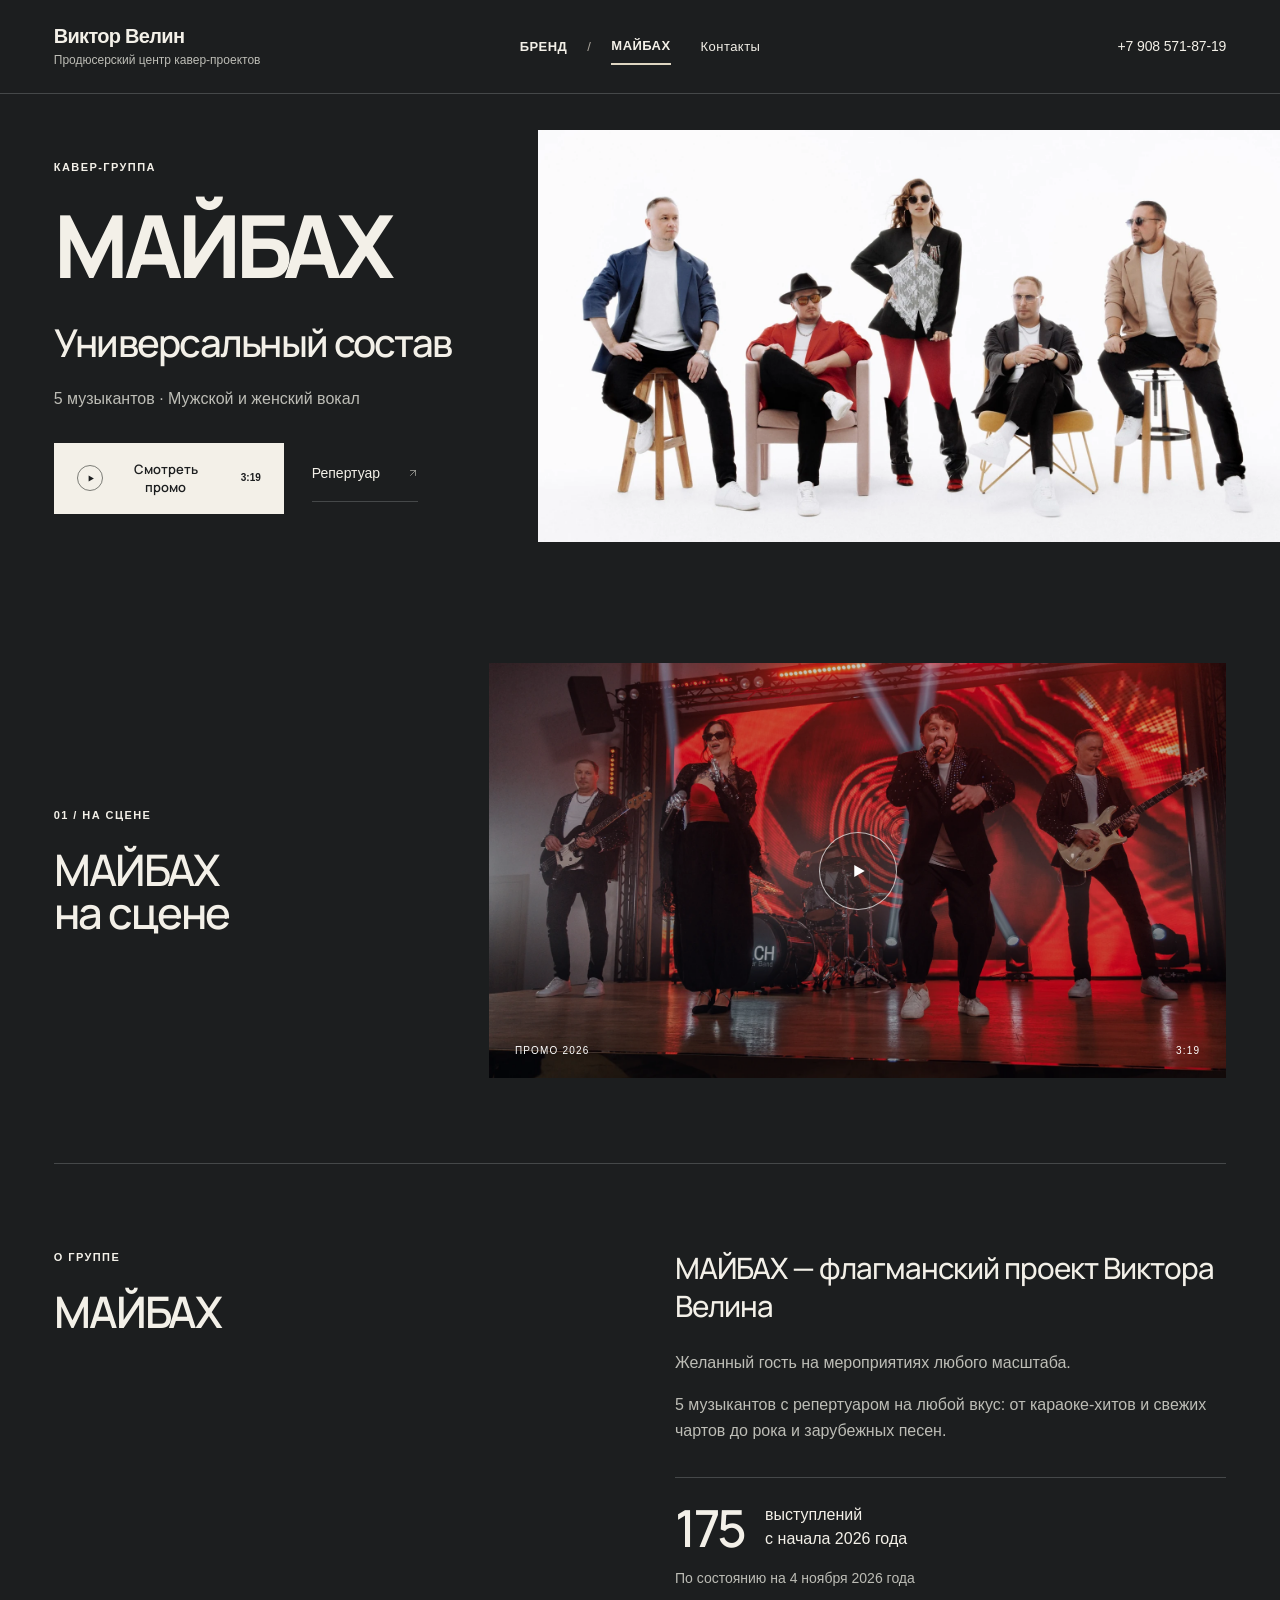
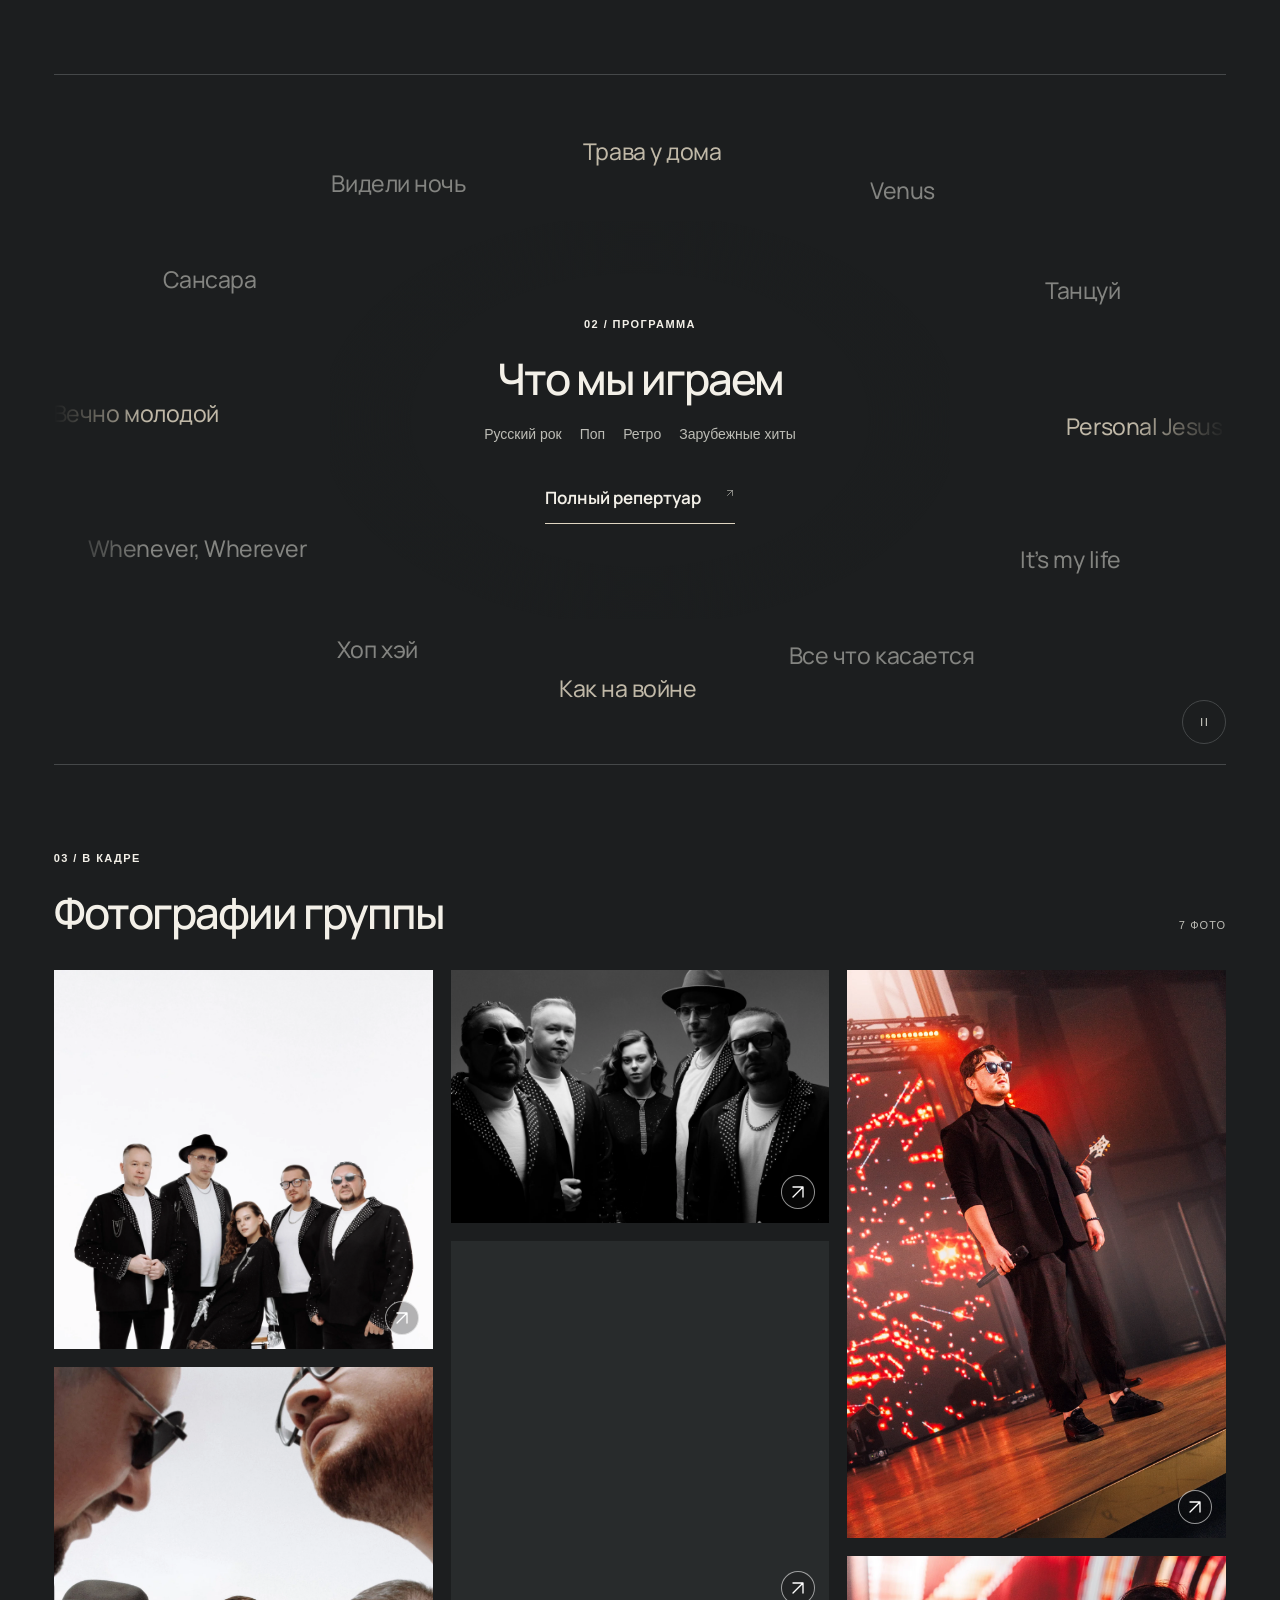
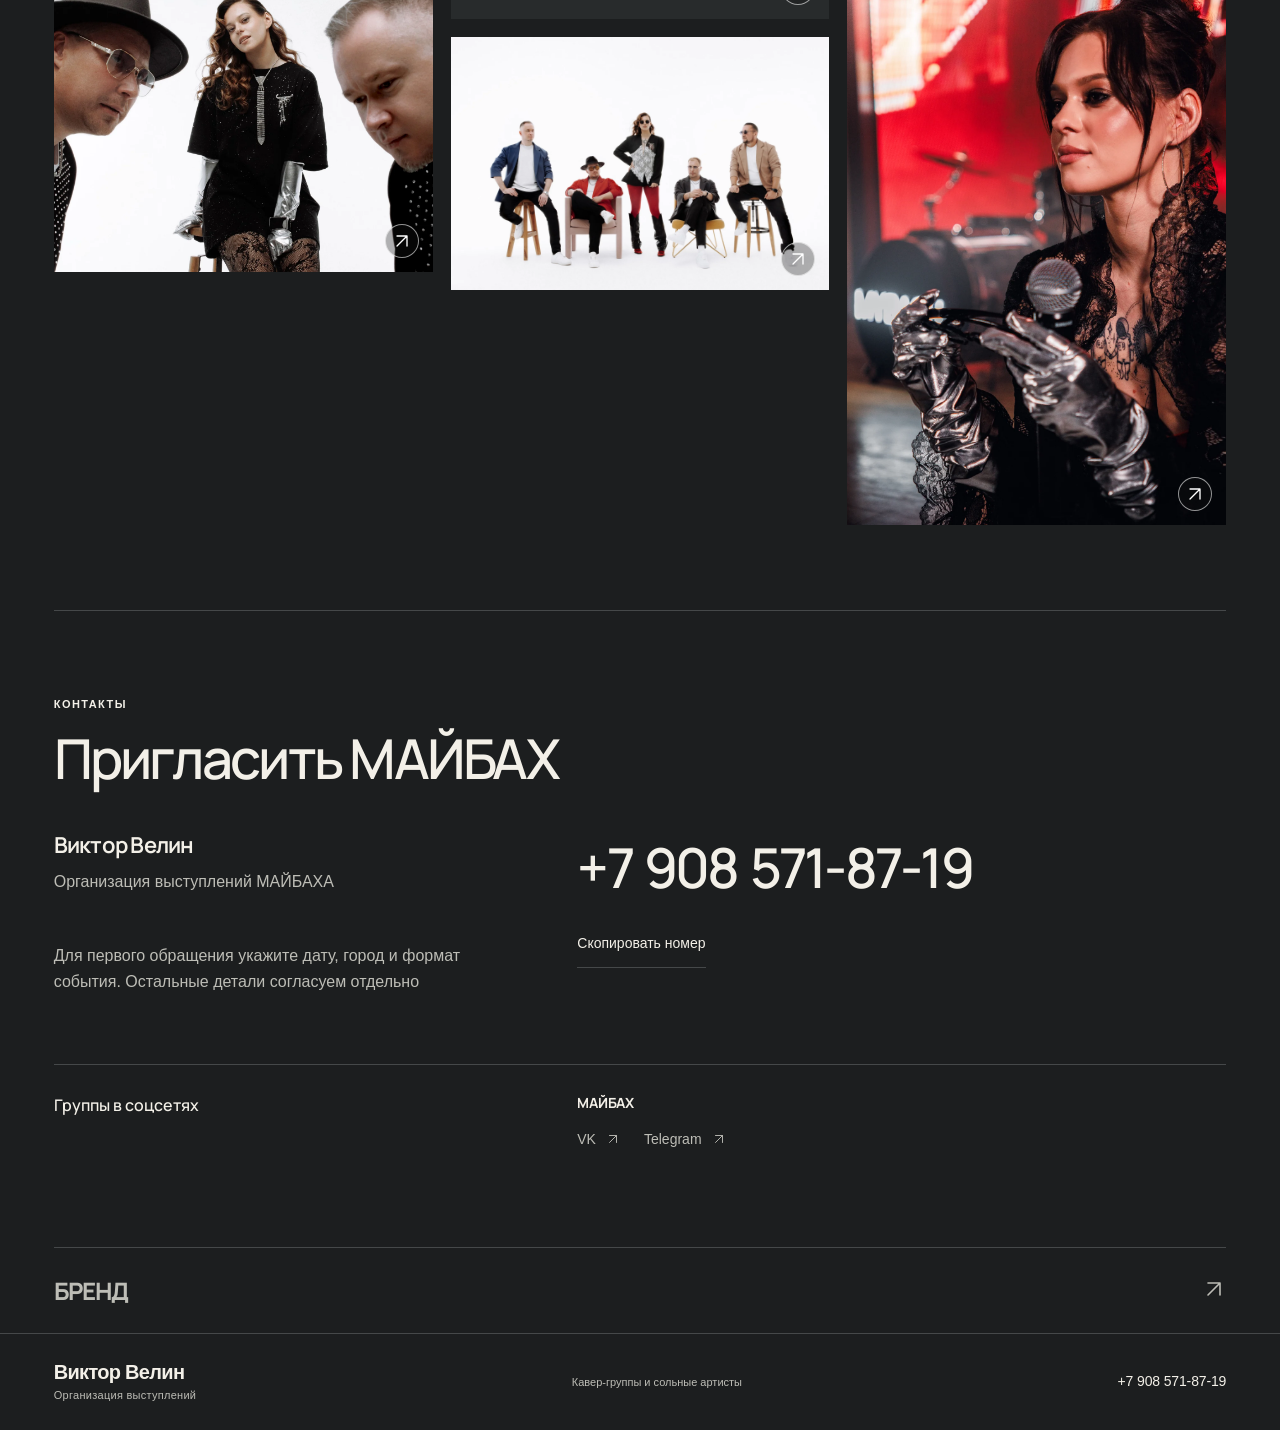
<file: mybach.html>
<!doctype html><html lang="ru"><head><meta charset="utf-8"><meta name="viewport" content="width=device-width,initial-scale=1"><meta name="robots" content="noindex,nofollow"><meta name="theme-color" content="#171717"><title>МАЙБАХ — кавер-группа | Виктор Велин</title><link rel="preload" href="assets/manrope-variable.ttf" as="font" type="font/ttf" crossorigin><link rel="stylesheet" href="styles.css?v=20261111-svg-icons"><script src="app.js?v=20261109-contacts" defer></script><link rel="icon" href="data:image/svg+xml,%3Csvg%20xmlns%3D%22http%3A%2F%2Fwww.w3.org%2F2000%2Fsvg%22%20viewBox%3D%220%200%2048%2048%22%3E%3Crect%20width%3D%2248%22%20height%3D%2248%22%20rx%3D%228%22%20fill%3D%22%2320201e%22%2F%3E%3Cpath%20d%3D%22M14%2014l20%2020m0-20L14%2034%22%20stroke%3D%22%23f3f0e9%22%20stroke-width%3D%223%22%2F%3E%3C%2Fsvg%3E"><meta name="description" content="Универсальный состав: пять музыкантов, мужской и женский вокал. Промо, фотографии, полный репертуар и контакты МАЙБАХА."><meta property="og:type" content="website"><meta property="og:locale" content="ru_RU"><meta property="og:title" content="МАЙБАХ — кавер-группа | Виктор Велин"><meta property="og:description" content="Универсальный состав: пять музыкантов, мужской и женский вокал. Промо, фотографии, полный репертуар и контакты МАЙБАХА."><meta property="og:url" content="https://dunshaar.github.io/demowebsite/mybach.html"><meta property="og:image" content="https://dunshaar.github.io/demowebsite/assets/share-mybach-20261109.jpg"><meta property="og:image:width" content="1200"><meta property="og:image:height" content="630"><meta property="og:image:type" content="image/jpeg"><meta property="og:image:alt" content="МАЙБАХ — кавер-группа | Виктор Велин"><meta name="twitter:card" content="summary_large_image"><meta name="twitter:title" content="МАЙБАХ — кавер-группа | Виктор Велин"><meta name="twitter:description" content="Универсальный состав: пять музыкантов, мужской и женский вокал. Промо, фотографии, полный репертуар и контакты МАЙБАХА."><meta name="twitter:image" content="https://dunshaar.github.io/demowebsite/assets/share-mybach-20261109.jpg"></head><body class="band-page mybach"><a class="skip" href="#main">К содержимому</a><header class="site-header organizer-header"><a class="organizer-brand" href="index.html" aria-label="Виктор Велин — главная"><span>Виктор Велин</span><small><span class="role-wide">Продюсерский центр кавер-проектов</span><span class="role-compact">Организация выступлений</span></small></a><nav aria-label="Выбор группы"><a href="brend.html">БРЕНД</a><span class="nav-divider">/</span><a href="mybach.html" aria-current="page">МАЙБАХ</a><a class="header-contacts" href="#contacts">Контакты</a></nav><a class="contact-phone" href="tel:+79085718719">+7 908 571-87-19</a></header><main id="main"><section class="band-hero"><div class="band-hero-copy"><p class="eyebrow">КАВЕР-ГРУППА</p><h1>МАЙБАХ</h1><p class="band-tagline">Универсальный состав</p><p class="hero-description">5 музыкантов · Мужской и женский вокал</p><div class="hero-actions"><button class="button primary" data-video="assets/mybach-promo-web.mp4" data-band="МАЙБАХ"><span aria-hidden="true"><svg class="ui-icon ui-icon--play" xmlns="http://www.w3.org/2000/svg" viewBox="0 0 24 24" width="24" height="24" aria-hidden="true" focusable="false"><path d="m7 4 14 8-14 8Z" fill="currentColor"/></svg></span> Смотреть промо <small>3:19</small></button><a class="text-link" href="mybach-repertoire.html">Репертуар <span aria-hidden="true"><svg class="ui-icon ui-icon--arrow-up-right" xmlns="http://www.w3.org/2000/svg" viewBox="0 0 24 24" width="24" height="24" aria-hidden="true" focusable="false"><path d="M6 18 18 6M6 6h12v12" fill="none" stroke="currentColor" stroke-width="1.6" stroke-linecap="round" stroke-linejoin="round"/></svg></span></a></div></div><div class="band-hero-image"><img src="assets/mybach-cover-20261030.webp" alt="МАЙБАХ — пять участников со стульями в светлой студии" width="1800" height="1000"></div></section><section class="live-section section" id="live"><div class="section-heading"><p class="eyebrow">01 / НА СЦЕНЕ</p><h2>МАЙБАХ<br>на сцене</h2></div><button class="video-poster" data-video="assets/mybach-promo-web.mp4" data-band="МАЙБАХ" aria-label="Смотреть промо МАЙБАХ"><img loading="lazy" src="assets/mybach-live.webp" alt="Выступление МАЙБАХ" width="1800" height="1200"><span class="play-disc" aria-hidden="true"><svg class="ui-icon ui-icon--play" xmlns="http://www.w3.org/2000/svg" viewBox="0 0 24 24" width="24" height="24" aria-hidden="true" focusable="false"><path d="m7 4 14 8-14 8Z" fill="currentColor"/></svg></span><span class="poster-label">ПРОМО 2026 <span>3:19</span></span></button></section><section class="band-about section" aria-labelledby="band-about-title">
  <div><p class="eyebrow">О ГРУППЕ</p><h2 id="band-about-title">МАЙБАХ</h2></div>
  <div class="band-about-copy">
    <p class="about-lead">МАЙБАХ — флагманский проект Виктора Велина</p>
    <div class="band-description"><p>Желанный гость на мероприятиях любого масштаба.</p><p>5 музыкантов с репертуаром на любой вкус: от караоке-хитов и свежих чартов до рока и зарубежных песен.</p></div>
    <div class="band-fact"><p class="band-fact-value"><strong>175</strong> <span>выступлений<br>с начала 2026 года</span></p><p class="band-fact-date">По состоянию на 4 ноября 2026 года</p></div>
  </div>
</section><section class="music-section music-orbit section" id="music"><div class="repertoire-orbit" aria-hidden="true"><span class="orbit-song" style="--ox:93.00%;--oy:50.00%">Personal Jesus</span><span class="orbit-song" style="--ox:87.24%;--oy:69.50%">It’s my life</span><span class="orbit-song" style="--ox:71.50%;--oy:83.77%">Все что касается</span><span class="orbit-song" style="--ox:50.00%;--oy:89.00%">Как на войне</span><span class="orbit-song" style="--ox:28.50%;--oy:83.77%">Хоп хэй</span><span class="orbit-song" style="--ox:12.76%;--oy:69.50%">Whenever, Wherever</span><span class="orbit-song" style="--ox:7.00%;--oy:50.00%">Вечно молодой</span><span class="orbit-song" style="--ox:12.76%;--oy:30.50%">Сансара</span><span class="orbit-song" style="--ox:28.50%;--oy:16.23%">Видели ночь</span><span class="orbit-song" style="--ox:50.00%;--oy:11.00%">Трава у дома</span><span class="orbit-song" style="--ox:71.50%;--oy:16.23%">Venus</span><span class="orbit-song" style="--ox:87.24%;--oy:30.50%">Танцуй</span></div><div class="section-heading"><p class="eyebrow">02 / ПРОГРАММА</p><h2>Что мы играем</h2><div class="tags"><span>Русский рок</span><span>Поп</span><span>Ретро</span><span>Зарубежные хиты</span></div><a class="text-link repertoire-link" href="mybach-repertoire.html">Полный репертуар <span aria-hidden="true"><svg class="ui-icon ui-icon--arrow-up-right" xmlns="http://www.w3.org/2000/svg" viewBox="0 0 24 24" width="24" height="24" aria-hidden="true" focusable="false"><path d="M6 18 18 6M6 6h12v12" fill="none" stroke="currentColor" stroke-width="1.6" stroke-linecap="round" stroke-linejoin="round"/></svg></span></a></div><button class="orbit-toggle" type="button" aria-label="Остановить движение песен" aria-pressed="false" hidden><svg viewBox="0 0 20 20" width="16" height="16" aria-hidden="true"><path class="orbit-pause" d="M7 5v10M13 5v10" fill="none" stroke="currentColor" stroke-width="1.5"/><path class="orbit-play" d="m7 4 9 6-9 6Z" fill="currentColor"/></svg></button></section><section class="photo-section section" id="photos"><div class="section-heading inline-heading"><div><p class="eyebrow">03 / В КАДРЕ</p><h2>Фотографии группы</h2></div><span class="muted gallery-total">7 ФОТО</span></div><div class="band-gallery" aria-label="Фотографии МАЙБАХ"><button class="gallery-tile" type="button" data-gallery-index="0" data-gallery-src="assets/mybach-gallery-01-20261029.webp" aria-label="Открыть фото 1 из 7 — МАЙБАХ"><img loading="lazy" decoding="async" src="assets/mybach-gallery-01-20261029.webp" alt="МАЙБАХ — групповой портрет в светлой студии" width="1800" height="1800"><span class="gallery-expand" aria-hidden="true"><svg class="ui-icon ui-icon--arrow-up-right" xmlns="http://www.w3.org/2000/svg" viewBox="0 0 24 24" width="24" height="24" aria-hidden="true" focusable="false"><path d="M6 18 18 6M6 6h12v12" fill="none" stroke="currentColor" stroke-width="1.6" stroke-linecap="round" stroke-linejoin="round"/></svg></span></button><button class="gallery-tile" type="button" data-gallery-index="1" data-gallery-src="assets/mybach-gallery-02-20261029.webp" aria-label="Открыть фото 2 из 7 — МАЙБАХ"><img loading="lazy" decoding="async" src="assets/mybach-gallery-02-20261029.webp" alt="МАЙБАХ — участники группы с нижнего ракурса" width="1350" height="1800"><span class="gallery-expand" aria-hidden="true"><svg class="ui-icon ui-icon--arrow-up-right" xmlns="http://www.w3.org/2000/svg" viewBox="0 0 24 24" width="24" height="24" aria-hidden="true" focusable="false"><path d="M6 18 18 6M6 6h12v12" fill="none" stroke="currentColor" stroke-width="1.6" stroke-linecap="round" stroke-linejoin="round"/></svg></span></button><button class="gallery-tile" type="button" data-gallery-index="2" data-gallery-src="assets/mybach-gallery-03-20261029.webp" aria-label="Открыть фото 3 из 7 — МАЙБАХ"><img loading="lazy" decoding="async" src="assets/mybach-gallery-03-20261029.webp" alt="МАЙБАХ — чёрно-белый портрет участников" width="1800" height="1200"><span class="gallery-expand" aria-hidden="true"><svg class="ui-icon ui-icon--arrow-up-right" xmlns="http://www.w3.org/2000/svg" viewBox="0 0 24 24" width="24" height="24" aria-hidden="true" focusable="false"><path d="M6 18 18 6M6 6h12v12" fill="none" stroke="currentColor" stroke-width="1.6" stroke-linecap="round" stroke-linejoin="round"/></svg></span></button><button class="gallery-tile" type="button" data-gallery-index="3" data-gallery-src="assets/mybach-gallery-04-20261029.webp" aria-label="Открыть фото 4 из 7 — МАЙБАХ"><img loading="lazy" decoding="async" src="assets/mybach-gallery-04-20261029.webp" alt="МАЙБАХ — группа в цветных сценических образах" width="1800" height="1800"><span class="gallery-expand" aria-hidden="true"><svg class="ui-icon ui-icon--arrow-up-right" xmlns="http://www.w3.org/2000/svg" viewBox="0 0 24 24" width="24" height="24" aria-hidden="true" focusable="false"><path d="M6 18 18 6M6 6h12v12" fill="none" stroke="currentColor" stroke-width="1.6" stroke-linecap="round" stroke-linejoin="round"/></svg></span></button><button class="gallery-tile" type="button" data-gallery-index="4" data-gallery-src="assets/mybach-gallery-05-20261029.webp" aria-label="Открыть фото 5 из 7 — МАЙБАХ"><img loading="lazy" decoding="async" src="assets/mybach-gallery-05-20261029.webp" alt="МАЙБАХ — полный состав на студийной съёмке" width="1800" height="1200"><span class="gallery-expand" aria-hidden="true"><svg class="ui-icon ui-icon--arrow-up-right" xmlns="http://www.w3.org/2000/svg" viewBox="0 0 24 24" width="24" height="24" aria-hidden="true" focusable="false"><path d="M6 18 18 6M6 6h12v12" fill="none" stroke="currentColor" stroke-width="1.6" stroke-linecap="round" stroke-linejoin="round"/></svg></span></button><button class="gallery-tile" type="button" data-gallery-index="5" data-gallery-src="assets/mybach-gallery-06-20261029.webp" aria-label="Открыть фото 6 из 7 — МАЙБАХ"><img loading="lazy" decoding="async" src="assets/mybach-gallery-06-20261029.webp" alt="МАЙБАХ — солист на сцене" width="1200" height="1800"><span class="gallery-expand" aria-hidden="true"><svg class="ui-icon ui-icon--arrow-up-right" xmlns="http://www.w3.org/2000/svg" viewBox="0 0 24 24" width="24" height="24" aria-hidden="true" focusable="false"><path d="M6 18 18 6M6 6h12v12" fill="none" stroke="currentColor" stroke-width="1.6" stroke-linecap="round" stroke-linejoin="round"/></svg></span></button><button class="gallery-tile" type="button" data-gallery-index="6" data-gallery-src="assets/mybach-gallery-08-20261029.webp" aria-label="Открыть фото 7 из 7 — МАЙБАХ"><img loading="lazy" decoding="async" src="assets/mybach-gallery-08-20261029.webp" alt="МАЙБАХ — солистка во время выступления" width="1200" height="1800"><span class="gallery-expand" aria-hidden="true"><svg class="ui-icon ui-icon--arrow-up-right" xmlns="http://www.w3.org/2000/svg" viewBox="0 0 24 24" width="24" height="24" aria-hidden="true" focusable="false"><path d="M6 18 18 6M6 6h12v12" fill="none" stroke="currentColor" stroke-width="1.6" stroke-linecap="round" stroke-linejoin="round"/></svg></span></button></div></section>
<section class="contact-section section" id="contacts" aria-labelledby="contact-title">
  <div class="contact-heading"><p class="eyebrow">КОНТАКТЫ</p><h2 id="contact-title">Пригласить МАЙБАХ</h2></div>
  <div class="contact-person"><h3>Виктор Велин</h3><p>Организация выступлений МАЙБАХА</p></div>
  <div class="contact-actions">
    <a class="contact-number" href="tel:+79085718719" aria-label="Позвонить по номеру +7 908 571-87-19"><span>+7</span> <span>908</span> <span>571-87-19</span></a>
    <button type="button" class="contact-copy" data-copy-phone="+79085718719" hidden>Скопировать номер</button>
    <p class="contact-status" role="status" aria-live="polite" aria-atomic="true"><span class="contact-status-text"></span></p>
  </div>
  <p class="contact-hint">Для первого обращения укажите дату, город и формат события. Остальные детали согласуем отдельно</p>
  <div class="contact-social"><h3>Группы в соцсетях</h3><div class="contact-communities"><div class="contact-community"><h4>МАЙБАХ</h4><div><a href="https://vk.ru/mybach_band" target="_blank" rel="noopener noreferrer" aria-label="МАЙБАХ — VK">VK <span aria-hidden="true"><svg class="ui-icon ui-icon--arrow-up-right" xmlns="http://www.w3.org/2000/svg" viewBox="0 0 24 24" width="24" height="24" aria-hidden="true" focusable="false"><path d="M6 18 18 6M6 6h12v12" fill="none" stroke="currentColor" stroke-width="1.6" stroke-linecap="round" stroke-linejoin="round"/></svg></span></a><a href="https://t.me/mybach_band" target="_blank" rel="noopener noreferrer" aria-label="МАЙБАХ — Telegram">Telegram <span aria-hidden="true"><svg class="ui-icon ui-icon--arrow-up-right" xmlns="http://www.w3.org/2000/svg" viewBox="0 0 24 24" width="24" height="24" aria-hidden="true" focusable="false"><path d="M6 18 18 6M6 6h12v12" fill="none" stroke="currentColor" stroke-width="1.6" stroke-linecap="round" stroke-linejoin="round"/></svg></span></a></div></div></div></div>
</section>
<a class="other-band" href="brend.html"><strong>БРЕНД</strong><span class="other-arrow" aria-hidden="true"><svg class="ui-icon ui-icon--arrow-up-right" xmlns="http://www.w3.org/2000/svg" viewBox="0 0 24 24" width="24" height="24" aria-hidden="true" focusable="false"><path d="M6 18 18 6M6 6h12v12" fill="none" stroke="currentColor" stroke-width="1.6" stroke-linecap="round" stroke-linejoin="round"/></svg></span></a></main><footer class="organizer-footer"><a class="organizer-brand" href="index.html"><span>Виктор Велин</span><small>Организация выступлений</small></a><span>Кавер-группы и сольные артисты</span><a class="contact-phone" href="tel:+79085718719">+7 908 571-87-19</a></footer><dialog id="video-dialog" aria-label="Промовидео группы"><button class="close-dialog" aria-label="Закрыть промовидео">Закрыть <svg class="ui-icon ui-icon--close" xmlns="http://www.w3.org/2000/svg" viewBox="0 0 24 24" width="24" height="24" aria-hidden="true" focusable="false"><path d="m6 6 12 12M18 6 6 18" fill="none" stroke="currentColor" stroke-width="1.6" stroke-linecap="round"/></svg></button><video controls playsinline preload="none"></video></dialog><dialog id="photo-dialog" class="photo-dialog" aria-label="Просмотр фотографий"><button class="photo-close" type="button" aria-label="Закрыть фотографию"><svg viewBox="0 0 24 24" aria-hidden="true"><path d="m6 6 12 12M18 6 6 18"/></svg></button><figure class="photo-stage"><img class="photo-view" alt="" decoding="async" draggable="false"><figcaption><span class="photo-caption"></span><span class="photo-counter"></span></figcaption></figure><button class="photo-prev" type="button" aria-label="Предыдущая фотография"><svg viewBox="0 0 24 24" aria-hidden="true"><path d="M19 12H5m6-6-6 6 6 6"/></svg></button><button class="photo-next" type="button" aria-label="Следующая фотография"><svg viewBox="0 0 24 24" aria-hidden="true"><path d="M5 12h14m-6-6 6 6-6 6"/></svg></button></dialog></body></html>
</file>
<file: styles.css>
:root{--paper:#f3f0e9;--ink:#20201e;--line:#d2cec6;--muted:#69665f;--accent:#353b3f;--gutter:clamp(22px,4.2vw,80px);font-family:Arial,Helvetica,sans-serif;color:var(--ink);background:var(--paper);font-synthesis:none}*{box-sizing:border-box}html{scroll-behavior:smooth;scroll-padding-top:90px}body{margin:0}a{color:inherit;text-decoration:none}button,input,select{font:inherit}button,a,input,select{-webkit-tap-highlight-color:transparent}button{cursor:pointer}img{display:block;width:100%;height:auto}button{color:inherit}a:focus-visible,button:focus-visible,input:focus-visible,select:focus-visible{outline:3px solid var(--accent);outline-offset:5px}button:disabled{cursor:default}h1,h2,h3,p{margin:0}h1,h2{letter-spacing:-.055em;line-height:.99;font-weight:500}h2{font-size:clamp(32px,3.4vw,58px)}.eyebrow{font-size:11px;letter-spacing:.13em;line-height:1.5;font-weight:700;margin-bottom:24px}.muted{color:var(--muted);font-size:15px;line-height:1.65}.skip{position:fixed;top:-100px;left:20px;background:white;padding:20px;z-index:50}.skip:focus{top:10px}.review-strip{height:32px;background:#242423;color:#dcd8d0;display:flex;align-items:center;justify-content:space-between;padding:0 var(--gutter);font-size:10px;letter-spacing:.09em}.review-strip a{letter-spacing:0;font-size:11px}.review-strip a:hover{text-decoration:underline}.site-header{display:flex;align-items:center;justify-content:space-between;padding:0 var(--gutter);height:84px;border-bottom:1px solid var(--line);gap:24px}.wordmark{font-weight:800;letter-spacing:-.04em;white-space:nowrap;font-size:17px}.wordmark i{font-style:normal;font-weight:400;color:var(--muted);margin:0 10px}.site-header nav{display:flex;align-items:center;gap:22px;font-size:12px;letter-spacing:.035em;font-weight:700}.site-header nav a{padding:10px 0}.site-header nav a[aria-current]{border-bottom:2px solid var(--accent)}.nav-divider{color:#aaa59c;font-weight:400}.header-cta{font-size:12px;border-bottom:1px solid currentColor;padding-bottom:7px}.header-cta span{margin-left:20px}.hub-intro{display:flex;justify-content:space-between;align-items:flex-end;padding:44px var(--gutter) 38px}.hub-intro h1{font-size:clamp(54px,6.5vw,108px);line-height:.91}.hub-intro .eyebrow{margin-bottom:16px}.hub-intro>p{line-height:1.65;font-size:16px;margin-bottom:4px;max-width:330px}.stages{display:grid;grid-template-columns:1fr 1fr;gap:20px;margin:0 var(--gutter)}.stage{display:block;min-width:0}.stage-image{height:clamp(280px,27vw,470px);position:relative;overflow:hidden;background:#252323}.stage-image img{height:100%;object-fit:cover;transition:transform .7s ease;object-position:center 43%}.mybach-stage .stage-image img{object-position:center 39%}.stage:hover img{transform:scale(1.025)}.stage-number{position:absolute;top:22px;left:24px;color:white;font-size:10px;letter-spacing:.15em;text-shadow:0 1px 8px #000}.stage-enter{position:absolute;bottom:22px;right:24px;width:46px;height:46px;border:1px solid #ffffff80;border-radius:50%;display:grid;place-items:center;color:white;background:#15151538;font-size:24px;transition:background .2s}.stage:hover .stage-enter{background:#f5f1e5;color:#262522}.stage-text{display:flex;align-items:center;justify-content:space-between;padding:22px 24px 24px;color:white;gap:14px}.brend-stage .stage-text{background:#353b3f}.mybach-stage .stage-text{background:#242423;color:#f5f1e8}.stage-text h2{font-size:clamp(28px,3.1vw,54px);letter-spacing:-.055em}.brend-stage h2{font-weight:900;font-style:italic}.mybach-stage h2{font-family:Georgia,'Times New Roman',serif;letter-spacing:-.07em;font-weight:400}.stage-text p{font-size:12px;margin-top:10px;opacity:.8;line-height:1.5}.stage-link{font-size:11px;white-space:nowrap}.section{margin:0 var(--gutter);padding:85px 0;border-bottom:1px solid var(--line)}.section-heading .muted{margin-top:22px}.listen-section{display:grid;grid-template-columns:1fr 1fr;gap:70px}.listen-section h2{font-size:clamp(30px,3vw,48px)}.promo-rows{align-self:center}.promo-row{display:grid;grid-template-columns:36px 1fr auto 40px 14px;gap:18px;width:100%;border:0;border-bottom:1px solid var(--line);background:none;text-align:left;align-items:center;padding:24px 0;font-size:12px}.promo-row:first-child{border-top:1px solid var(--line)}.promo-row>strong{font-size:15px}.promo-row:hover .play-small{background:var(--ink);color:var(--paper)}.play-small{display:grid;place-items:center;border:1px solid currentColor;width:34px;height:34px;border-radius:50%;font-size:10px}.promo-row>span:nth-child(3),.promo-row time{color:var(--muted);font-size:11px}.booking{display:grid;grid-template-columns:1fr 1fr;gap:90px}.booking h2{font-size:clamp(34px,3.7vw,64px)}.booking .muted{max-width:320px;margin-top:24px}.booking-form{max-width:660px}.booking-form label{display:flex;flex-direction:column;font-size:11px;line-height:1.6;gap:8px;margin-bottom:22px}.booking-form input,.booking-form select{width:100%;min-width:0;border:0;border-bottom:1px solid var(--line);background:transparent;border-radius:0;padding:10px 0 12px;font-size:14px;color:var(--ink);min-height:44px}.booking-form select{padding-right:22px}.form-row{display:grid;grid-template-columns:1fr 1fr;gap:24px}.button{display:inline-flex;align-items:center;justify-content:space-between;gap:24px;min-height:52px;padding:16px 24px;border:1px solid transparent;font-size:12px;line-height:1.4}.button.primary{background:var(--accent);color:#fff}.button:hover{filter:brightness(1.1)}.button small{opacity:.65;margin-left:16px;font-size:10px}.booking .button{width:100%}.form-result{margin-top:20px;padding-top:20px;border-top:1px solid var(--line);font-size:13px;line-height:1.7}.form-result[hidden]{display:none}footer{padding:34px var(--gutter);display:flex;align-items:center;justify-content:space-between;gap:24px;font-size:11px}footer>span{color:var(--muted)}footer>a:last-child{border-bottom:1px solid var(--line);padding:6px 0}.band-hero{display:grid;grid-template-columns:42% 58%;min-height:620px;overflow:hidden}.band-hero-copy{padding:65px 36px 58px var(--gutter);position:relative;z-index:1}.band-hero h1{font-size:clamp(70px,8vw,142px);white-space:nowrap;margin-bottom:32px;letter-spacing:-.07em}.brend .band-hero h1{font-style:italic;font-weight:900}.band-tagline{font-size:clamp(30px,3vw,47px);line-height:1.06;letter-spacing:-.045em;margin-bottom:22px}.hero-description{max-width:350px;font-size:14px;line-height:1.65;margin-bottom:32px;color:var(--muted)}.band-hero-image{position:relative;min-width:0;background:#221c1e;overflow:hidden}.band-hero-image img{height:100%;width:100%;object-fit:cover;object-position:center}.brend .band-hero-image img{object-fit:contain;background:#292d30}.band-hero-image .image-caption{position:absolute;bottom:24px;left:28px;font-size:10px;letter-spacing:.16em;color:white;opacity:.75}.mybach{--paper:#1b1c1c;--ink:#f1eee7;--line:#454443;--muted:#b6b3ab;--accent:#d7c6a3;color:var(--ink);background:var(--paper)}.mybach .review-strip{background:#111212}.mybach h1,.mybach h2{font-family:Georgia,'Times New Roman',serif;font-weight:400;letter-spacing:-.065em}.mybach .band-hero h1{font-size:clamp(72px,7.4vw,132px)}.mybach .button.primary{
 background:transparent;
 border-color:#777266;
 color:var(--ink);
 font-family:Georgia,'Times New Roman',serif;
 font-size:16px;
 letter-spacing:.01em;
 min-height:56px;
 padding:15px 22px;
 transition:background-color .2s,border-color .2s;
}
.mybach .button.primary:hover{
 background:#d7c6a312;
 border-color:var(--accent);
 filter:none;
}
.mybach .button.primary:active{background:#d7c6a31c}
.mybach .band-hero-copy .button.primary{gap:16px}
.mybach .band-hero-copy .button.primary>span{
 display:grid;
 place-items:center;
 flex:0 0 26px;
 height:26px;
 border:1px solid #777266;
 border-radius:50%;
 font-family:Arial,Helvetica,sans-serif;
 font-size:9px;
 padding-left:1px;
}
.mybach .button.primary small{
 font-family:Arial,Helvetica,sans-serif;
 font-size:10px;
 color:var(--muted);
 opacity:1;
 margin-left:12px;
}
.mybach .booking .button.primary{text-align:left}
.mybach .band-tagline{font-family:Georgia,'Times New Roman',serif;letter-spacing:-.04em}.mybach .booking-form select option{background:#1b1c1c;color:#f1eee7}.mybach input{color-scheme:dark}.section-nav{display:flex;align-items:center;gap:40px;border-block:1px solid var(--line);padding:24px var(--gutter);font-size:12px;overflow:auto;white-space:nowrap}.section-nav a:last-child{margin-left:auto}.section-nav a:hover{color:var(--accent)}.live-section{display:grid;grid-template-columns:32% 1fr;gap:60px;align-items:center}.video-poster{position:relative;padding:0;border:0;background:#171717;overflow:hidden;display:block;width:100%;aspect-ratio:16/9}.video-poster img{height:100%;object-fit:cover;filter:brightness(.8);transition:transform .6s,filter .3s}.video-poster:hover img{transform:scale(1.02);filter:brightness(1)}.play-disc{position:absolute;left:50%;top:50%;transform:translate(-50%,-50%);display:grid;place-items:center;width:78px;height:78px;border-radius:50%;border:1px solid #ffffffaa;color:white;background:#15151550;font-size:18px}.poster-label{position:absolute;bottom:22px;left:26px;right:26px;display:flex;justify-content:space-between;color:white;font-size:10px;letter-spacing:.12em}.music-section{display:grid;grid-template-columns:1fr 1fr;gap:80px}.tags{display:flex;flex-wrap:wrap;gap:8px;margin-top:25px;margin-bottom:28px}.tags span{font-size:11px;border:1px solid var(--line);padding:8px 12px;border-radius:100px}.text-link{font-size:12px;display:inline-flex;gap:28px;border-bottom:1px solid var(--line);padding-bottom:10px}.text-link>span{font-size:10px;color:var(--muted)}.song-list{margin:0;padding:0;list-style:none}.song-list li{display:grid;grid-template-columns:25px 1fr;gap:5px 20px;padding:17px 0;border-bottom:1px solid var(--line)}.song-list li:first-child{padding-top:0}.song-list strong{font-size:15px;line-height:1.4}.song-list li>span:last-child{font-size:12px;color:var(--muted);grid-column:2;line-height:1.6}.song-num{font-size:10px;color:var(--muted);padding-top:4px}.inline-heading{display:flex;justify-content:space-between;align-items:flex-end;margin-bottom:36px}.photo-grid{display:grid;grid-template-columns:1fr 1.4fr;gap:20px;align-items:stretch}.photo-grid img{width:100%;height:530px;object-fit:cover}.photo-grid img:first-child{object-position:center 35%}.photo-grid img:last-child{object-position:center}.organizers{display:grid;grid-template-columns:1fr 1fr;gap:80px}.organizers h2{font-size:clamp(30px,3vw,50px)}.download-list a{display:flex;align-items:center;justify-content:space-between;gap:20px;padding:25px 0;border-bottom:1px solid var(--line);font-size:14px}.download-list a:first-child{padding-top:0}.download-list span{font-size:10px;white-space:nowrap;color:var(--muted)}.download-list a:hover{text-decoration:underline}.other-band{display:grid;grid-template-columns:1fr 1fr auto;align-items:center;padding:65px var(--gutter);gap:32px;background:#e5e0d6;color:#252522}.other-band>span:first-child{font-size:10px;letter-spacing:.12em}.other-band strong{font-size:clamp(36px,5vw,78px);letter-spacing:-.06em;font-family:Georgia,serif;font-weight:400}.mybach .other-band strong{font-family:Arial,sans-serif;font-weight:900;font-style:italic}.other-arrow{font-size:48px}.other-band:hover{background:#d4cec1}dialog{border:0;padding:48px 14px 14px;background:#151515;color:white;width:min(1100px,94vw);max-width:94vw;max-height:92dvh;box-shadow:0 30px 120px #0009;overflow:auto}dialog::backdrop{background:#000d}dialog video{width:100%;max-height:75dvh;display:block;background:black;aspect-ratio:16/9}.close-dialog{position:absolute;right:18px;top:10px;border:0;background:none;color:white;font-size:13px;padding:8px}.modal-open{overflow:hidden}.concept-main{padding:70px var(--gutter);max-width:1360px;margin:auto}.concept-main h1{font-size:clamp(42px,5.8vw,88px);max-width:1050px;line-height:1.03}.concept-lead{font-size:20px;line-height:1.65;max-width:850px;margin:32px 0}.concept-section{padding:65px 0;border-bottom:1px solid var(--line)}.concept-section:last-of-type{margin-bottom:45px}.concept-section>p:not(.eyebrow),.concept-section article p,.concept-columns li,.next-list li{font-size:16px;line-height:1.8;color:#514f49;max-width:900px}.concept-section>p+p{margin-top:20px}.architecture{max-width:920px;margin:0 auto 32px;text-align:center}.arch-home,.arch-end{padding:26px;border:1px solid var(--line);font-weight:700;font-size:14px;letter-spacing:.06em;background:#e9e5dc}.architecture span{display:block;font-size:12px;font-weight:400;letter-spacing:0;margin-top:10px}.arch-branches{display:grid;grid-template-columns:1fr 1fr;gap:24px;padding:24px 0;position:relative}.arch-branches a{padding:30px 18px;font-size:42px;font-weight:700;letter-spacing:-.04em;line-height:1.1}.arch-brend{background:#a52d2b;color:white}.arch-mybach{background:#242423;color:#eee9df;font-family:Georgia,serif;font-weight:400!important}.arch-branches a span{margin:14px 0}.arch-branches small{font-family:Arial,sans-serif;font-size:12px;font-weight:400;letter-spacing:0;display:block;line-height:1.5}.direction-grid,.concept-columns{display:grid;grid-template-columns:1fr 1fr;gap:64px}.direction-grid h2,.concept-columns h2{font-size:34px;margin-bottom:22px}.swatch{display:block;width:100%;height:100px;margin-bottom:25px}.red{background:linear-gradient(90deg,#a52d2b 0 50%,#f3f0e9 50% 75%,#252522 75%)}.charcoal{background:linear-gradient(90deg,#242423 0 50%,#d7c6a3 50% 75%,#f3f0e9 75%)}.concept-section .note{font-size:13px!important;margin-top:25px;max-width:none;color:#6a665f!important}.concept-columns ul{padding-left:20px}.next-list{padding-left:24px;max-width:960px}.next-list li{padding-left:10px;margin-bottom:22px}.next-list strong{color:#242423}
@media(min-width:1800px){.band-hero{min-height:740px}.band-hero-copy{padding-top:90px}}@media(max-width:1100px){.site-header{height:74px}.band-hero{min-height:560px;grid-template-columns:44% 56%}.band-hero h1{font-size:86px}.mybach .band-hero h1{font-size:76px}.band-hero-copy{padding-top:44px;padding-bottom:44px}.stage-link{display:none}.listen-section,.booking,.music-section,.organizers{gap:40px}.live-section{gap:30px}.photo-grid img{height:420px}.section{padding:66px 0}.promo-row{gap:12px;grid-template-columns:32px 1fr auto 32px 12px}.promo-row>span:nth-child(3){font-size:10px}.concept-columns,.direction-grid{gap:36px}}
@media(max-width:760px){:root{--gutter:22px}.review-strip{font-size:8px;height:30px;letter-spacing:.07em}.review-strip a{font-size:10px}.site-header{height:70px;gap:14px;flex-wrap:wrap}.wordmark{font-size:13px}.wordmark i{margin:0 5px}.site-header nav{font-size:10px;gap:12px}.header-cta{display:none}.hub-intro{padding-top:36px;padding-bottom:28px;align-items:flex-start;gap:24px}.hub-intro h1{font-size:58px}.hub-intro>p{font-size:12px;max-width:140px;line-height:1.6;padding-top:35px}.eyebrow{font-size:10px;margin-bottom:16px}.stages{gap:14px}.stage-image{height:290px}.stage-image img{object-position:center!important}.stage-number{font-size:8px;left:13px;top:15px}.stage-enter{width:34px;height:34px;right:13px;bottom:15px;font-size:19px}.stage-text{padding:20px 16px}.stage-text h2{font-size:34px}.stage-text p{font-size:10px}.section{padding:50px 0}.listen-section,.booking,.live-section,.music-section,.organizers{grid-template-columns:1fr;gap:32px}.listen-section h2{font-size:37px}.promo-row{padding:22px 0;grid-template-columns:34px 1fr auto 35px 12px;gap:15px}.promo-row>span:nth-child(3){font-size:11px}.booking h2{font-size:41px}.booking .muted{margin-top:18px}.booking-form{max-width:none}.form-row{gap:18px}.booking-form input,.booking-form select{font-size:16px}footer{flex-wrap:wrap;padding-block:28px;gap:18px}footer>span{font-size:10px;order:3;width:100%}footer>a:last-child{margin-left:auto}.band-hero{grid-template-columns:1fr;min-height:0}.band-hero-copy{padding:40px var(--gutter) 38px}.band-hero h1{font-size:100px;margin-bottom:23px}.mybach .band-hero h1{font-size:84px}.band-tagline{font-size:38px}.hero-description{max-width:440px;font-size:14px;margin-bottom:24px}.band-hero-image{height:auto;aspect-ratio:1.5}.band-hero-image img{object-fit:cover}.section-nav{gap:26px;padding-block:21px;font-size:11px}.section-nav a:last-child{margin-left:0}.live-section .section-heading h2{font-size:40px}.play-disc{height:64px;width:64px;font-size:15px}.music-section .section-heading h2{font-size:42px}.song-list li:first-child{padding-top:17px;border-top:1px solid var(--line)}.photo-grid{gap:12px;grid-template-columns:1fr 1fr}.photo-grid img{height:300px}.inline-heading{gap:20px}.inline-heading h2{font-size:37px}.inline-heading>.muted{display:none}.organizers h2{font-size:37px}.other-band{padding-block:40px;grid-template-columns:1fr auto;gap:22px}.other-band>span:first-child{grid-column:1/-1;font-size:9px}.other-band strong{font-size:52px}.other-arrow{font-size:36px}.concept-main{padding-top:44px}.concept-main h1{font-size:48px}.concept-lead{font-size:17px}.concept-section{padding:42px 0}.concept-section>p:not(.eyebrow),.concept-section article p,.concept-columns li,.next-list li{font-size:14px}.direction-grid,.concept-columns{gap:32px}.arch-branches a{font-size:32px}.arch-branches{gap:14px}.architecture span{line-height:1.6}.direction-grid h2,.concept-columns h2{font-size:29px}.swatch{height:80px}.next-list{padding-left:18px}.next-list li{padding-left:3px}}
@media(max-width:520px){.hub-intro{display:block}.hub-intro h1{font-size:64px}.hub-intro>p{padding-top:20px;max-width:none;font-size:13px}.stages{grid-template-columns:1fr;gap:24px}.stage-image{height:auto;aspect-ratio:1.45}.stage-text{padding:20px}.stage-text h2{font-size:41px}.stage-text p{font-size:11px}.stage-link{display:block;font-size:10px}.stage-number{left:20px;font-size:9px}.stage-enter{width:40px;height:40px;right:18px}.stage-image img{position:absolute;inset:0}.band-hero h1{font-size:88px}.mybach .band-hero h1{font-size:72px}.band-hero-image{aspect-ratio:1.35}.band-hero-copy .button{min-width:230px}.form-row{grid-template-columns:1fr;gap:0}.photo-grid{grid-template-columns:1fr}.photo-grid img:first-child{height:440px;object-fit:contain;background:#242423}.photo-grid img:last-child{height:auto;aspect-ratio:1.3;object-fit:cover}.poster-label{bottom:15px;left:18px;right:18px;font-size:9px}.concept-main h1{font-size:42px}.concept-lead{font-size:16px}.direction-grid,.concept-columns{grid-template-columns:1fr;gap:36px}.arch-branches{gap:12px}.arch-branches a{font-size:24px;padding:25px 12px}.arch-branches small{font-size:10px}.arch-home,.arch-end{font-size:12px;padding:22px 14px}.promo-row{gap:12px}.promo-row>strong{font-size:13px}.promo-row>span:nth-child(3){font-size:10px}.stage-text{gap:10px}}
@media(max-width:360px){:root{--gutter:16px}.site-header nav{gap:8px;font-size:9px}.wordmark{font-size:12px}.hub-intro h1{font-size:59px}.band-hero h1{font-size:78px}.mybach .band-hero h1{font-size:65px}.stage-link{font-size:9px}.stage-text{padding:18px 16px}.stage-text h2{font-size:36px}.promo-row{gap:8px;grid-template-columns:30px 1fr auto 28px 9px}.promo-row>strong{font-size:12px}.booking .button{padding-inline:18px}.concept-main h1{font-size:37px}}
@media(prefers-reduced-motion:reduce){html{scroll-behavior:auto}*,*::before,*::after{transition:none!important;animation:none!important}}

/* One shared booking form; each band keeps its own invitation styling. */
.booking-cta{display:flex;align-items:center;justify-content:space-between;gap:48px}
.booking-cta h2{font-size:clamp(34px,3.7vw,64px)}
.booking-cta .muted{max-width:430px;margin-top:24px}
.booking-cta .button{flex-shrink:0;min-width:260px}
.booking-form .field-hint{font-size:10px;color:var(--muted);font-weight:400}
.booking-form input:focus-visible,.booking-form select:focus-visible{outline:none;border-bottom-color:var(--accent);box-shadow:0 1px 0 var(--accent)}
.booking-form input[type="date"]{display:block;max-width:100%;min-height:44px;-webkit-appearance:none}
.booking-form input::-webkit-date-and-time-value{text-align:left;min-height:20px}
.booking-form .button:disabled{opacity:.65}
.form-result:focus{outline:none}
@media(max-width:760px){
 .booking-cta{align-items:flex-start;flex-direction:column;gap:28px}
 .booking-cta h2{font-size:41px}
 .booking-cta .muted{margin-top:18px}
 .booking-cta .button{width:100%;min-width:0}
}

/* Songs move around the centered repertoire introduction. */
.music-section.music-orbit{position:relative;isolation:isolate;display:grid;grid-template-columns:minmax(0,1fr);place-items:center;gap:0;min-height:690px;padding:150px 0;overflow:hidden}
.music-orbit .section-heading{position:relative;z-index:1;width:min(440px,calc(100% - 48px));text-align:center;padding:25px 0}
.music-orbit .section-heading::before{content:"";position:absolute;z-index:-1;inset:-70px -90px;background:radial-gradient(ellipse,var(--paper) 52%,transparent 73%);pointer-events:none}
.music-orbit .section-heading .muted{max-width:290px;margin:22px auto 0}
.music-orbit .tags{justify-content:center;margin:26px auto 30px}
.music-orbit .text-link{padding:12px 0;gap:24px}
.repertoire-orbit{position:absolute;inset:0;overflow:hidden;pointer-events:none;mask-image:linear-gradient(90deg,transparent,#000 8%,#000 92%,transparent)}
.orbit-song{position:absolute;left:var(--ox);top:var(--oy);transform:translate(-50%,-50%);white-space:nowrap;font-size:clamp(16px,1.65vw,25px);letter-spacing:-.025em;font-weight:500;line-height:1.2;color:var(--muted);opacity:.65;will-change:transform}
.orbit-song:nth-child(3n+1){color:var(--accent);opacity:.85}
.brend .orbit-song{font-style:italic;font-weight:600}
.mybach .orbit-song{font-family:Georgia,'Times New Roman',serif;font-size:clamp(17px,1.8vw,27px);font-weight:400}
.orbit-toggle{position:absolute;z-index:2;right:0;bottom:20px;display:grid;place-items:center;width:38px;height:38px;padding:0;border:1px solid var(--line);border-radius:50%;background:var(--paper);color:var(--muted)}
.orbit-toggle[hidden]{display:none}
.orbit-toggle:hover{color:var(--ink);border-color:var(--muted)}
.orbit-play{display:none}
.orbit-toggle[aria-pressed="true"] .orbit-play{display:block}
.orbit-toggle[aria-pressed="true"] .orbit-pause{display:none}
@media(max-width:760px){
 .music-section.music-orbit{min-height:650px;padding:160px 0}
 .music-orbit .section-heading{width:calc(100% - 34px);max-width:380px}
 .music-orbit .section-heading h2{font-size:clamp(34px,7.5vw,42px)}
 .music-orbit .section-heading::before{inset:-65px -34px}
 .music-orbit .section-heading .muted{font-size:14px;max-width:250px;margin-top:18px}
 .music-orbit .tags{gap:7px;max-width:300px;margin:22px auto 26px}
 .music-orbit .tags span{font-size:10px;padding:7px 10px}
 .orbit-song,.mybach .orbit-song{font-size:16px}
 .orbit-song:nth-child(n+9){display:none}
 .orbit-toggle{bottom:16px;width:34px;height:34px}
}
@media(prefers-reduced-motion:reduce){.orbit-song{will-change:auto}.orbit-toggle{display:none}}

/* Comfortable touch targets and stable media on small screens. */
html{-webkit-text-size-adjust:100%;text-size-adjust:100%}
.close-dialog{min-height:44px;min-width:44px;top:2px}
.orbit-toggle{width:44px;height:44px}
@media(max-width:760px){
 html{scroll-padding-top:24px}
 .site-header{height:auto;min-height:72px;gap:10px}
 .site-header .wordmark,.site-header nav a{display:inline-flex;align-items:center;min-height:44px}
 .site-header nav{gap:14px;font-size:11px}
 .site-header nav a{padding:8px 0}
 .site-header nav a[aria-current]{box-shadow:inset 0 -2px var(--accent);border:0}
 footer .wordmark,footer>a:last-child{display:inline-flex;align-items:center;min-height:44px}
 footer{gap:10px 18px}
 .button,.text-link{min-height:48px;align-items:center}
 .booking-form label{font-size:12px}
 .booking-form .field-hint{font-size:11px}
 .booking-form input,.booking-form select{min-height:48px}
 .music-section.music-orbit{min-height:590px;padding:145px 0}
 .music-orbit .section-heading::before{inset:-50px -34px}
 .music-orbit .text-link{font-size:13px}
 .orbit-toggle{width:44px;height:44px;right:0;bottom:12px}
 .orbit-song,.mybach .orbit-song{font-size:17px}
 dialog{padding:50px 10px 10px;max-height:calc(100dvh - 24px);max-width:calc(100vw - 24px);width:calc(100vw - 24px)}
 dialog video{max-height:calc(100dvh - 100px)}
 .photo-grid img:first-child{height:auto;max-height:520px;object-fit:contain}
}
@media(max-width:360px){
 .site-header nav{gap:10px;font-size:10px}
 .booking h2{font-size:38px}
 .booking-cta h2{font-size:37px}
}

@media(max-width:760px){.site-header nav{font-size:12px;gap:10px}.site-header nav a{min-width:44px;justify-content:center}}

/* Organizer identity and two equally prominent band cards. */
.organizer-header{height:auto;min-height:94px;display:grid;grid-template-columns:1fr auto 1fr;gap:28px;padding-block:14px}
.organizer-brand{display:inline-flex;flex-direction:column;justify-content:center;align-items:flex-start;min-height:44px;gap:5px;width:fit-content}
.organizer-brand>span{font-size:20px;line-height:1.1;font-weight:700;letter-spacing:-.035em}
.organizer-brand small{font-size:11px;line-height:1.4;letter-spacing:.025em;color:var(--muted)}
.contact-phone{display:inline-flex;align-items:center;justify-content:flex-end;min-height:44px;white-space:nowrap;font-size:14px;line-height:1.4;letter-spacing:-.01em}
.organizer-header .contact-phone{justify-self:end}
.organizer-footer .contact-phone{border:0;padding:0}
.booking-phone{display:inline-flex;align-items:center;min-height:44px;margin-top:12px;font-size:19px;letter-spacing:-.02em}
.booking-phone:hover,.contact-phone:hover{text-decoration:underline;text-underline-offset:5px}
.hub-intro{padding-top:38px;padding-bottom:34px}
.hub-intro h1{font-size:clamp(44px,5.1vw,80px);line-height:1.02;letter-spacing:-.055em}
.stages{grid-template-columns:repeat(2,minmax(0,1fr));align-items:stretch}
.stage{display:grid;grid-template-rows:auto 1fr}
.stage-text{align-items:flex-start}
.stage-text p{font-size:14px;line-height:1.5}
.stage-link{display:block;align-self:flex-end}
.brend-stage .stage-image img,.brend .band-hero-image img{filter:grayscale(1)}
.brend-stage .stage-text{background:#353b3f}
.mybach-stage .stage-text{background:#252624;color:#e5d8bb}
@media(max-width:760px){
 .organizer-header{grid-template-columns:minmax(0,1fr) auto;gap:0 12px;padding-block:10px;min-height:0}
 .organizer-brand>span{font-size:17px}
 .organizer-brand small{font-size:9px;letter-spacing:0}
 .organizer-header .contact-phone{font-size:12px;grid-column:2;grid-row:1}
 .organizer-header nav{grid-column:1/-1;justify-content:center;gap:24px;font-size:12px}
 .organizer-header nav a{min-height:40px}
 .hub-intro{display:block;padding-top:25px;padding-bottom:26px}
 .hub-intro h1{font-size:clamp(28px,7.8vw,48px);line-height:1.05}
 .stages{grid-template-columns:repeat(2,minmax(0,1fr));gap:12px}
 .stage-image{height:auto;aspect-ratio:3/2}
 .stage-image img{position:absolute;inset:0;object-fit:cover}
 .stage-text{padding:16px 14px;display:flex;flex-direction:column;gap:14px}
 .stage-text h2{font-size:clamp(23px,5.8vw,35px);line-height:1.1}
 .stage-text p{font-size:12px;line-height:1.5;margin-top:12px;min-height:6em;opacity:.9}
 .stage-link{align-self:flex-start;margin-top:auto;font-size:11px;line-height:1.5}
 .stage-enter{right:10px;bottom:10px;width:28px;height:28px;font-size:17px}
 .organizer-footer{align-items:center;justify-content:space-between}
 .organizer-footer .contact-phone{margin-left:0;font-size:13px}
 .organizer-footer>span{font-size:11px}
}
@media(max-width:360px){
 .organizer-brand>span{font-size:16px}
 .organizer-header .contact-phone{font-size:11px}
 .stage-text{padding:14px 11px}
 .stage-text h2{font-size:23px}
 .stage-text p{font-size:11px;min-height:6em}
 .stage-link{font-size:10px}
}

/* Shared type and graphite palette for both bands. */
@font-face{font-family:Manrope;src:url("assets/manrope-variable.ttf") format("truetype");font-weight:200 800;font-style:normal;font-display:swap}
:root{--display-font:Manrope,Arial,Helvetica,sans-serif}
.brend,.mybach{--paper:#1c1e1f;--ink:#f3f0e8;--line:#454849;--muted:#bdbdb6;--accent:#ded5c1;color:var(--ink);background:var(--paper)}
.brend-stage .stage-text,.mybach-stage .stage-text{background:#292c2d;color:#f3f0e8}
.brend-stage h2,.mybach-stage h2,.brend .band-hero h1,.mybach .band-hero h1,.band-page .other-band strong,.mybach .other-band strong{font-family:var(--display-font);font-weight:750;font-style:normal;letter-spacing:-.055em}
.band-page h2,.mybach h2,.band-page .band-tagline,.mybach .band-tagline{font-family:var(--display-font);font-weight:550;font-style:normal;letter-spacing:-.045em}
.band-page .band-hero-copy{min-width:0}
.brend .band-hero h1,.mybach .band-hero h1{font-size:clamp(58px,6.8vw,122px);line-height:1.05}
.band-page .band-hero-image{background:#252728}
.band-page .band-hero-image img{object-fit:cover;object-position:center 40%;filter:none;background:#252728}
.brend-stage .stage-image img{filter:none;object-position:center 42%!important}
.band-page .button.primary{background:transparent;border-color:#7b7c76;color:var(--ink);font-family:var(--display-font);font-size:13px;font-weight:600;letter-spacing:0;min-height:56px;padding:16px 22px;filter:none}
.band-page .button.primary:hover{background:#ffffff0b;border-color:var(--accent);filter:none}
.band-page .button.primary:active{background:#ffffff14}
.band-page .band-hero-copy .button.primary{gap:16px}
.band-page .band-hero-copy .button.primary>span{display:grid;place-items:center;flex:0 0 26px;height:26px;border:1px solid #7b7c76;border-radius:50%;font-family:Arial,sans-serif;font-size:9px;padding-left:1px}
.band-page .button.primary small{font-family:Arial,sans-serif;font-size:10px;color:var(--muted);opacity:1;margin-left:12px}
.band-page .other-band{background:#26292a;color:var(--ink);border-bottom:1px solid var(--line)}
.band-page .other-band:hover{background:#303435}
.band-page .orbit-song,.mybach .orbit-song{font-family:var(--display-font);font-weight:450;font-style:normal;letter-spacing:-.02em}
.organizer-about,.band-about{display:grid;grid-template-columns:1fr 1fr;gap:70px;align-items:start}
.organizer-about h2,.band-about h2{font-family:var(--display-font);font-weight:600;letter-spacing:-.045em}
.about-lead{font-family:var(--display-font);font-size:clamp(22px,2.3vw,34px);font-weight:500;line-height:1.3;letter-spacing:-.035em;max-width:650px}
.organizer-about-copy .muted,.band-about-copy .muted{margin-top:22px;max-width:560px}
.band-about-copy .text-link{margin-top:26px}
.about-links{display:flex;flex-wrap:wrap;gap:18px 32px;margin-top:28px}
.about-links .text-link{min-height:44px;align-items:center}
.band-gallery{columns:3;column-gap:18px}
.gallery-tile{position:relative;display:block;break-inside:avoid;width:100%;margin:0 0 18px;padding:0;border:0;background:#282b2c;text-align:left;overflow:hidden}
.gallery-tile img{display:block;width:100%;height:auto;transition:transform .4s ease}
.gallery-tile:hover img{transform:scale(1.025)}
.gallery-tile:focus-visible{outline-offset:3px}
.gallery-expand{position:absolute;right:14px;bottom:14px;display:grid;place-items:center;width:34px;height:34px;border:1px solid #ffffff90;border-radius:50%;color:#fff;background:#14141450;font-size:20px;line-height:1;pointer-events:none}
.gallery-total{font-size:11px;letter-spacing:.1em;white-space:nowrap}
.photo-dialog{width:min(1180px,calc(100vw - 32px));max-width:calc(100vw - 32px);height:min(880px,calc(100dvh - 32px));max-height:calc(100dvh - 32px);padding:56px 66px 24px;overflow:hidden;background:#17191a;color:#f3f0e8}
.photo-stage{display:flex;flex-direction:column;justify-content:center;align-items:center;gap:18px;height:100%;min-height:0;margin:0}
.photo-view{display:block;flex:1;min-height:0;max-height:100%;width:100%;object-fit:contain;touch-action:pan-y}
.photo-stage figcaption{display:flex;align-items:center;justify-content:space-between;gap:20px;width:100%;font-size:12px;line-height:1.4;color:#c8c9c3}
.photo-counter{white-space:nowrap}
.photo-close,.photo-prev,.photo-next{position:absolute;display:grid;place-items:center;width:44px;height:44px;padding:10px;border:1px solid #686c6c;background:#17191a;color:#f3f0e8}
.photo-close svg,.photo-prev svg,.photo-next svg{width:22px;height:22px;fill:none;stroke:currentColor;stroke-width:1.3;stroke-linecap:round;stroke-linejoin:round}
.photo-close{right:12px;top:8px;border:0}
.photo-prev{left:10px;top:calc(50% - 22px)}
.photo-next{right:10px;top:calc(50% - 22px)}
@media(min-width:761px) and (max-width:1100px){.brend .band-hero h1,.mybach .band-hero h1{font-size:clamp(52px,6.4vw,72px)}}
@media(max-width:760px){
 .brend-stage h2,.mybach-stage h2{font-size:clamp(21px,5.5vw,34px)}
 .brend .band-hero h1,.mybach .band-hero h1{font-size:clamp(48px,13.5vw,84px);white-space:nowrap}
 .band-page .band-tagline{font-size:clamp(28px,7.6vw,38px);line-height:1.13}
 .organizer-about,.band-about{grid-template-columns:1fr;gap:26px}
 .about-lead{font-size:24px;line-height:1.35}
 .organizer-about h2,.band-about h2{font-size:36px}
 .organizer-about-copy .muted,.band-about-copy .muted{margin-top:18px}
 .about-links{gap:12px 24px;margin-top:22px}
 .band-gallery{columns:2;column-gap:12px}
 .gallery-tile{margin-bottom:12px}
 .gallery-expand{width:28px;height:28px;right:8px;bottom:8px;font-size:17px}
 .photo-section .inline-heading>.gallery-total{display:block;font-size:10px}
 .photo-section .inline-heading h2{font-size:clamp(27px,7.5vw,36px);line-height:1.1}
 .photo-dialog{width:calc(100vw - 24px);max-width:calc(100vw - 24px);height:calc(100dvh - 24px);max-height:calc(100dvh - 24px);padding:56px 14px 70px}
 .photo-stage{gap:14px}
 .photo-stage figcaption{font-size:11px;align-items:flex-start;gap:12px}
 .photo-prev,.photo-next{top:auto;bottom:12px}
 .photo-prev{left:14px}.photo-next{right:14px}
}

/* Contacts follow the same light editorial layout as the main page. */
.contacts-section.section{position:relative;display:grid;grid-template-columns:1fr 1fr;align-items:start;gap:70px;padding:85px 0;border-bottom:1px solid var(--line);scroll-margin-top:24px}
.contact-anchor{position:absolute;top:0;left:0;width:0;height:0}
.contacts-intro,.contacts-details{min-width:0}
.contacts-intro h2{font-family:var(--display-font);font-size:clamp(32px,3.4vw,58px);font-weight:550;line-height:1.1;letter-spacing:-.055em}
.contacts-person{display:flex;align-items:baseline;justify-content:space-between;flex-wrap:wrap;gap:8px 20px;margin-bottom:26px}
.contacts-person h3{font-family:var(--display-font);font-size:20px;font-weight:600;line-height:1.3;letter-spacing:-.04em}
.contacts-person p{font-size:11px;line-height:1.5;color:var(--muted)}
.contacts-number{display:flex;align-items:center;justify-content:space-between;gap:16px;min-height:88px;padding:20px 0;border-block:1px solid var(--line);font-family:var(--display-font);font-size:clamp(26px,3.25vw,48px);font-weight:500;letter-spacing:-.05em;line-height:1.2;white-space:nowrap}
.contacts-number-arrow{font-family:Arial,Helvetica,sans-serif;font-size:30px;line-height:1;flex:none;transition:transform .2s ease}
.contacts-number:hover .contacts-number-arrow{transform:translate(2px,-2px)}
@media(max-width:1100px){.contacts-section.section{gap:40px;padding:66px 0}.contacts-number{font-size:clamp(26px,3.3vw,38px)}}
@media(max-width:760px){
 .contacts-section.section{grid-template-columns:minmax(0,1fr);padding:50px 0;gap:32px}
 .contacts-intro h2{font-size:clamp(32px,8.6vw,44px)}
 .contacts-person{margin-bottom:22px}
 .contacts-person h3{font-size:20px}
 .contacts-number{font-size:clamp(26px,7.4vw,38px);min-height:80px;padding:20px 0}
 .contacts-number-arrow{font-size:27px}
}
@media(max-width:360px){.contacts-number{font-size:26px}.contacts-number-arrow{font-size:24px}.contacts-person{gap:6px 16px}}

/* Selected cover photographs: preserve the complete composition in each frame. */
.hub-page .stage-image{height:auto;aspect-ratio:3/2;background:#f8f7f5}
.hub-page .brend-stage .stage-image img{object-fit:contain;object-position:left center!important;filter:none}
.hub-page .mybach-stage .stage-image img{object-fit:contain;object-position:center 58%!important;filter:none}
.brend .band-hero-image{background:#eeece8}
.brend .band-hero-image img{object-fit:contain;object-position:left center;filter:none;background:transparent}
.mybach .band-hero-image{background:#f8f7f5}
.mybach .band-hero-image img{object-fit:contain;object-position:center 56%;filter:none;background:transparent}
.band-page .band-hero-image .image-caption{color:#343633;opacity:1;text-shadow:0 1px 3px #fff9}
@media(max-width:760px){
 .brend .band-hero-image{aspect-ratio:3/2}
 .mybach .band-hero-image{aspect-ratio:9/5}
 .hub-page .mybach-stage .stage-image img{object-position:center!important}
 .band-page .band-hero-image .image-caption{bottom:12px;left:18px}
}

/* Producer, programme and contact hierarchy — November 2026. */
.hub-page h1,.hub-page h2,.hub-page h3{font-family:var(--display-font)}
.role-compact{display:none}
.organizer-header .organizer-brand small{font-size:12px;letter-spacing:0}
.organizer-header nav{gap:20px;font-size:13px}
.organizer-header .header-contacts{font-weight:400;margin-left:10px}
.hub-intro{display:grid;grid-template-columns:1.3fr 1fr;gap:48px;align-items:end}
.hub-intro .hub-lead{font-size:16px;line-height:1.6;max-width:540px;margin:0;padding:0;color:var(--muted)}
.hub-page .stage:hover img{transform:none}
.stage-link{font-size:14px}
.stage-text p{font-size:15px}
.media-row.promo-row{grid-template-columns:112px minmax(0,1fr) auto 22px;gap:20px;padding:18px 0}
.media-row>img{width:112px;height:72px;object-fit:cover}
.media-row-copy{display:flex;flex-direction:column;gap:8px}
.media-row-copy strong{font-family:var(--display-font);font-size:18px}
.media-row-copy>span{font-size:14px;color:var(--muted)}
.media-row time{font-size:13px}
.media-play{font-size:12px}
.media-row:hover .media-row-copy>span{text-decoration:underline;text-underline-offset:4px}
.events-section .section-heading{margin-bottom:32px}
.event-types{display:grid;grid-template-columns:repeat(3,minmax(0,1fr));gap:36px}
.event-types article+article{border-left:1px solid var(--line);padding-left:36px}
.event-types h3,.preparation-steps h3,.band-terms h3{font-family:var(--display-font);font-size:18px;font-weight:650;letter-spacing:-.025em;line-height:1.3}
.event-types p,.preparation-steps p,.producer-copy p,.terms-section>p,.band-description,.band-terms p{font-size:16px;line-height:1.65;color:var(--muted)}
.event-types p{margin-top:12px;max-width:340px}
.producer-section{display:grid;grid-template-columns:minmax(220px,.7fr) minmax(0,1.3fr);align-items:start;gap:48px clamp(32px,5vw,80px)}
.producer-photo{margin:0;width:100%;max-width:320px}
.producer-photo img{height:auto;width:100%}
.producer-intro h2{font-size:clamp(30px,3vw,44px);line-height:1.12}
.producer-role{font-size:16px;line-height:1.5;margin-top:16px}
.producer-intro{min-width:0}
.producer-lead{font-family:var(--display-font);font-size:clamp(22px,2vw,28px);font-weight:500;line-height:1.35;letter-spacing:-.03em;margin-top:28px;max-width:740px}
.producer-copy{margin-top:24px;max-width:740px}
.producer-copy .producer-experience{font-size:14px;line-height:1.6;margin-top:24px;padding-top:20px;border-top:1px solid var(--line)}
.producer-copy p+p{margin-top:16px}
.preparation-steps{grid-column:1/-1;display:grid;grid-template-columns:repeat(3,minmax(0,1fr));gap:36px;list-style:none;padding:0;margin:0;counter-reset:step}
.preparation-steps li{counter-increment:step;position:relative;border-top:1px solid var(--line);padding:20px 0 20px 32px}
.preparation-steps li::before{content:counter(step,decimal-leading-zero);position:absolute;top:23px;left:0;font-size:11px;color:var(--muted)}
.preparation-steps p{margin-top:10px}
.terms-section{display:grid;grid-template-columns:1fr 1.4fr;gap:60px;padding-block:54px}
.terms-section h2{font-size:clamp(26px,2.6vw,38px);line-height:1.15}
.terms-section>p{max-width:720px}
.contacts-person p{font-size:13px}
.social-groups{display:flex;flex-wrap:wrap;gap:24px 40px;margin-top:28px}
.social-group>span{font-family:var(--display-font);font-size:13px;font-weight:700}
.social-group>div{display:flex;gap:20px;flex-wrap:wrap;margin-top:4px}
.social-group a{display:inline-flex;align-items:center;gap:8px;min-height:44px;font-size:14px;color:var(--muted)}
.social-group a:hover{color:var(--ink);text-decoration:underline;text-underline-offset:5px}
.band-page .band-hero{min-height:0;align-items:center;padding-block:36px;overflow:visible}
.band-page .band-hero-copy{padding-top:24px;padding-bottom:24px}
.band-page .band-hero-image{height:auto;aspect-ratio:auto;align-self:center;background:transparent}
.band-page .band-hero-image img{height:auto;object-fit:contain;background:transparent}
.band-page .hero-description{font-size:16px;line-height:1.6;max-width:400px}
.hero-actions{display:flex;flex-wrap:wrap;gap:20px 28px;align-items:center;margin-top:28px}
.band-page .hero-actions .button{min-width:0}
.band-page .hero-actions .button.primary,.band-page .booking-cta .button.primary{background:var(--ink);border-color:var(--ink);color:var(--paper)}
.band-page .hero-actions .button.primary:hover,.band-page .booking-cta .button.primary:hover{background:#ded5c1;border-color:#ded5c1;color:var(--paper)}
.band-page .hero-actions .button.primary small{color:inherit}
.band-page .hero-actions .text-link{font-size:14px;min-height:48px;align-items:center}
.band-description{margin-top:24px}
.mybach .band-description p+p{margin-top:16px}
.mybach .band-fact{margin-top:32px;padding-top:24px;border-top:1px solid var(--line)}
.mybach .band-fact-value{display:flex;flex-wrap:wrap;align-items:center;gap:12px 20px}
.mybach .band-fact-value strong{font-family:var(--display-font);font-size:clamp(2.5rem,4vw,3.5rem);font-weight:550;line-height:1;letter-spacing:-.045em}
.mybach .band-fact-value span{font-size:1rem;line-height:1.5}
.mybach .band-fact-date{font-size:.875rem;line-height:1.6;color:var(--muted);margin-top:14px}
.band-terms{margin-top:28px;padding-top:24px;border-top:1px solid var(--line)}
.band-terms p{margin-top:10px}
.music-orbit .tags{gap:8px 18px}
.music-orbit .tags span{border:0;border-radius:0;padding:0;font-size:14px;color:var(--muted)}
.music-orbit .repertoire-link{font-family:var(--display-font);font-size:17px;font-weight:650;border-bottom:1px solid var(--accent);padding:14px 0;color:var(--ink)}
.band-contact-actions{display:flex;flex-direction:column;align-items:flex-start;gap:16px;min-width:0}
.band-page .booking-cta .contact-direct{font-size:clamp(20px,2.3vw,30px);font-weight:650;letter-spacing:-.035em;white-space:nowrap;min-width:0}
.band-contact-actions>.text-link{font-size:14px;min-height:44px;align-items:center}
.band-contact-actions .social-groups{margin-top:0}
.invite-person{font-size:14px;color:var(--muted);line-height:1.6;margin-top:20px}
.band-page .other-band{grid-template-columns:1fr auto;gap:28px;padding-block:26px;background:transparent;color:var(--muted)}
.band-page .other-band strong{font-size:24px;letter-spacing:-.035em}
.band-page .other-band .other-arrow{font-size:24px}
.band-page .other-band:hover{background:#ffffff04;color:var(--ink)}
.organizer-footer{padding-block:26px}
@media(max-width:1100px){
 .organizer-header{gap:16px}.organizer-header nav{gap:14px}.organizer-header .header-contacts{margin-left:0}
 .organizer-header .organizer-brand small{font-size:11px}
 .hub-intro{gap:30px}.media-row.promo-row{grid-template-columns:88px minmax(0,1fr) auto 16px;gap:14px}.media-row>img{width:88px;height:60px}
 .producer-section{grid-template-columns:180px minmax(0,1fr);gap:28px}.producer-photo{grid-row:1;grid-column:1}.producer-intro{display:contents}.producer-heading{grid-row:1;grid-column:2;align-self:center}.producer-lead,.producer-copy{grid-column:1/-1;margin-top:0}.preparation-steps{gap:24px}
 .event-types{gap:24px}.event-types article+article{padding-left:24px}
}
@media(max-width:760px){
 .role-wide{display:none}.role-compact{display:inline}.organizer-header .organizer-brand small{font-size:9px}
 .organizer-header nav{gap:24px;font-size:13px}
 .hub-intro{display:block;padding-top:24px;padding-bottom:24px}
 .hub-intro h1{font-size:clamp(28px,7.8vw,44px);line-height:1.08}
 .hub-intro .hub-lead{font-size:16px;line-height:1.5;max-width:540px;margin-top:16px}
 .stage-text{padding:15px 12px;gap:14px}.stage-text p{font-size:13px;line-height:1.5;min-height:6em;margin-top:10px}.stage-link{font-size:13px}
 .media-row.promo-row{grid-template-columns:88px minmax(0,1fr) auto 16px;gap:12px;padding:16px 0}.media-row>img{width:88px;height:60px}.media-row-copy strong{font-size:16px}.media-row-copy>span{font-size:13px}.media-row time{font-size:12px}
 .event-types{grid-template-columns:1fr;gap:20px}.event-types article+article{padding:20px 0 0;border:0;border-top:1px solid var(--line)}.event-types p{margin-top:8px;max-width:none}
 .producer-section{grid-template-columns:112px minmax(0,1fr);gap:24px 20px}.producer-photo{grid-row:1;grid-column:1}.producer-intro{display:contents}
 .producer-heading{grid-row:1;grid-column:2;align-self:center}.producer-heading .eyebrow{font-size:9px;margin-bottom:12px}.producer-intro h2{font-size:28px}.producer-role{font-size:14px;margin-top:12px}
 .producer-copy{grid-column:1/-1;margin-top:0}.preparation-steps{display:block;grid-column:1/-1}.preparation-steps li{padding-block:18px}.preparation-steps li::before{top:21px}
 .terms-section{grid-template-columns:1fr;gap:20px;padding-block:36px}.terms-section h2{font-size:28px}
 .band-page .band-hero{padding-top:0;padding-bottom:0}.band-page .band-hero-copy{padding:30px var(--gutter)}
 .band-page .band-tagline{font-size:clamp(27px,7vw,36px)}.hero-actions{margin-top:24px;gap:14px 24px}.band-page .hero-description{margin-bottom:0;font-size:16px}
 .band-page .other-band{grid-template-columns:1fr auto;gap:18px;padding-block:24px}.band-page .other-band>span:first-child{grid-column:auto;font-size:9px}.band-page .other-band strong{font-size:22px}
 .band-page .booking-cta{gap:28px}.band-contact-actions{width:100%}.band-page .booking-cta .contact-direct{width:100%;font-size:26px;justify-content:center}
}
@media(max-width:360px){
 .media-row.promo-row{grid-template-columns:72px minmax(0,1fr) auto 12px;gap:10px}.media-row>img{width:72px;height:54px}.media-row-copy>span{font-size:12px}
 .stage-text{padding:14px 10px}.stage-text p{font-size:12px;min-height:6em}.stage-link{font-size:13px}
 .producer-section{grid-template-columns:96px minmax(0,1fr);gap:22px 16px}.producer-intro h2{font-size:25px}.producer-role{font-size:13px}
 .band-page .booking-cta .contact-direct{font-size:24px}
}

/* Shared contact layout, including the compact repertoire variant. */
.contact-section {
  position: relative;
  display: grid;
  grid-template-columns: minmax(0, 5fr) minmax(0, 7fr);
  grid-template-areas: "heading heading" "person actions" "hint actions" "social social";
  gap: 24px 60px;
  align-items: start;
  scroll-margin-top: 24px;
}
.contact-legacy { position: absolute; inset: 0 auto auto 0; }
.contact-heading { grid-area: heading; min-width: 0; margin-bottom: 16px; overflow-wrap: anywhere; }
.contact-section .contact-heading h2 {
  font-family: var(--display-font);
  font-size: clamp(2rem, 4.3vw, 4rem);
  font-weight: 550;
  line-height: 1.12;
  letter-spacing: -.05em;
}
.contact-heading .eyebrow { margin-bottom: 16px; }
.contact-person { grid-area: person; }
.contact-person h3 { font-family: var(--display-font); font-size: 1.375rem; font-weight: 650; letter-spacing: -.035em; }
.contact-person p { margin-top: 10px; max-width: 380px; font-size: 1rem; line-height: 1.55; color: var(--muted); }
.contact-hint { grid-area: hint; max-width: 410px; font-size: 1rem; line-height: 1.65; color: var(--muted); }
.contact-actions { grid-area: actions; min-width: 0; }
.contact-number {
  display: flex;
  flex-wrap: wrap;
  align-items: baseline;
  column-gap: .22em;
  min-height: 48px;
  width: fit-content;
  max-width: 100%;
  padding: 4px 0;
  font-family: var(--display-font);
  font-size: clamp(1.65rem, 4.3vw, 4rem);
  font-weight: 550;
  line-height: 1.2;
  letter-spacing: -.05em;
  user-select: text;
}
.contact-number span { white-space: nowrap; }
.contact-number:hover { text-decoration: underline; text-decoration-thickness: 1px; text-underline-offset: .15em; }
.contact-copy {
  display: inline-flex;
  align-items: center;
  min-height: 48px;
  margin-top: 16px;
  padding: 10px 0;
  border: 0;
  border-bottom: 1px solid var(--line);
  background: transparent;
  color: var(--ink);
  font-size: .875rem;
  line-height: 1.5;
  text-align: left;
}
.contact-copy[hidden] { display: none; }
.contact-copy:hover { border-color: var(--ink); }
.contact-copy[aria-disabled="true"] { cursor: wait; }
.contact-status { display: grid; min-height: 3em; margin-top: 10px; max-width: 420px; font-size: .875rem; line-height: 1.5; color: var(--muted); }
.contact-actions:not(:has(.contact-copy:not([hidden]))) .contact-status { display: none; }
.contact-social { grid-area: social; display: grid; grid-template-columns: minmax(0, 5fr) minmax(0, 7fr); gap: 24px 60px; margin-top: 20px; padding-top: 28px; border-top: 1px solid var(--line); }
.contact-social h3 { font-family: var(--display-font); font-weight: 550; font-size: 1rem; line-height: 1.5; }
.contact-communities { display: flex; flex-wrap: wrap; gap: 24px 56px; }
.contact-community h4 { margin: 0 0 6px; font-family: var(--display-font); font-size: .875rem; font-weight: 700; }
.contact-community > div { display: flex; flex-wrap: wrap; gap: 0 24px; }
.contact-community a { display: inline-flex; align-items: center; gap: 10px; min-height: 44px; font-size: .875rem; line-height: 1.5; color: var(--muted); }
.contact-community a:hover { color: var(--ink); text-decoration: underline; text-underline-offset: 5px; }
.contact-section--compact { grid-template-areas: "heading heading" "person actions" "hint actions"; border-top: 1px solid var(--line); padding: 44px 0 34px; gap: 18px 48px; }
.contact-section--compact .contact-heading { margin-bottom: 8px; }
.contact-section--compact .contact-heading h2 { font-size: clamp(1.75rem, 3vw, 2.75rem); }
.contact-section--compact .contact-number { font-size: clamp(1.65rem, 3.8vw, 3.5rem); }
@media (max-width: 760px) {
  .contact-section { grid-template-columns: minmax(0, 1fr); grid-template-areas: "heading" "person" "actions" "hint" "social"; gap: 22px; }
  .contact-heading { margin-bottom: 4px; }
  .contact-section .contact-heading h2 { font-size: clamp(1.875rem, 7.8vw, 2.75rem); }
  .contact-number { font-size: clamp(1.65rem, 7.8vw, 3rem); }
  .contact-person h3 { font-size: 1.25rem; }
  .contact-copy { margin-top: 10px; }
  .contact-hint { max-width: 520px; }
  .contact-social { grid-template-columns: minmax(0, 1fr); gap: 18px; margin-top: 4px; padding-top: 24px; }
  .contact-communities { gap: 20px 36px; }
  .contact-section--compact { padding: 34px 0 28px; }
  .contact-section--compact .contact-heading h2 { font-size: 1.875rem; }
  .contact-section--compact .contact-number { font-size: clamp(1.65rem, 7.8vw, 3rem); }
}

.contact-status::before { content: "Не удалось скопировать. Выделите номер вручную"; visibility: hidden; grid-area: 1 / 1; }
.contact-status-text { grid-area: 1 / 1; }

/* Vector controls keep their shape and inherit the surrounding text color. */
.ui-icon{display:inline-block;width:1em;height:1em;flex:none;vertical-align:-.125em;pointer-events:none}
</file>
<file: repertoire.css>
.repertoire-page [hidden]{display:none!important}
.rep-shell{max-width:1570px;margin:auto;padding:26px var(--gutter) 52px}
.rep-header{display:flex;justify-content:space-between;align-items:center;gap:24px;padding-bottom:20px;border-bottom:1px solid var(--line);margin-bottom:28px}
.rep-brand{font-size:30px;line-height:1.1;letter-spacing:-.05em;font-weight:900;font-style:italic}
.mybach .rep-brand{font-family:Georgia,'Times New Roman',serif;font-size:31px;font-weight:400;font-style:normal;letter-spacing:-.06em}
.rep-back{display:inline-flex;align-items:center;gap:10px;min-height:44px;font-size:12px;line-height:1.4;white-space:nowrap}
.rep-back svg{width:20px;height:20px;flex:none}
.rep-back:hover,.rep-booking:hover{color:var(--accent)}
.rep-intro{margin-bottom:26px}
.rep-intro .eyebrow{margin-bottom:16px;color:var(--muted)}
.rep-intro h1{font-size:clamp(42px,3.9vw,58px);line-height:1.06;font-weight:800;font-style:italic;letter-spacing:-.055em}
.mybach .rep-intro h1{font-family:Georgia,'Times New Roman',serif;font-weight:400;font-style:normal}
.catalog-tools{margin-bottom:32px}
.category-links{display:flex;flex-wrap:wrap;gap:0 25px}
.category-links a{display:inline-flex;align-items:center;min-height:44px;font-size:11px;line-height:1.5;letter-spacing:.025em;color:var(--muted);text-underline-offset:5px}
.category-links a:hover{color:var(--ink);text-decoration:underline}
.rep-section{margin-bottom:54px;scroll-margin-top:28px;min-width:0}
.rep-section-head{display:flex;justify-content:space-between;align-items:baseline;gap:16px 24px;padding-bottom:16px;margin-bottom:23px;border-bottom:1px solid var(--line)}
.rep-section h2{font-size:clamp(25px,2.3vw,36px);line-height:1.15;letter-spacing:-.035em;font-weight:700;font-style:italic}
.mybach .rep-section h2{font-weight:400;font-style:normal}
.rep-section-index{color:var(--accent);font-size:11px;line-height:1.4;letter-spacing:.05em;white-space:nowrap;flex:none}
.rep-songs{column-count:4;column-gap:34px;column-fill:balance;margin:0;padding:0;list-style:none}
.rep-song{display:block;break-inside:avoid;page-break-inside:avoid;min-width:0;max-width:100%;margin:0 0 16px;padding:0;overflow-wrap:anywhere}
.rep-song-title{display:block;font-size:16px;line-height:1.3;font-weight:500;letter-spacing:-.015em}
.rep-song-artist{display:block;margin-top:4px;font-size:11px;line-height:1.4;color:var(--muted);letter-spacing:.02em}
.rep-song-note{display:block;margin-top:3px;font-size:10px;line-height:1.4;color:var(--muted)}
.mybach .rep-song-title{font-family:Georgia,'Times New Roman',serif;font-size:18px;line-height:1.3;font-weight:400;letter-spacing:-.01em}
.rep-footer{padding:26px 0 0;border-top:1px solid var(--line);display:flex;justify-content:space-between;align-items:center;gap:20px}
.rep-booking{display:inline-flex;align-items:center;gap:24px;min-height:44px;font-size:12px;line-height:1.4}
@media(max-width:1279px){.rep-songs{column-count:2;column-gap:40px}}
@media(max-width:760px){.rep-shell{padding-top:24px;padding-bottom:36px}.rep-header{margin-bottom:32px;padding-bottom:18px}.rep-intro{margin-bottom:28px}.rep-intro h1{font-size:48px}.catalog-tools{margin-bottom:34px}.rep-section{margin-bottom:40px}.rep-section h2{font-size:29px}.rep-section-head{margin-bottom:20px;padding-bottom:14px}.rep-songs{column-gap:26px}.rep-brand{font-size:25px}.mybach .rep-brand{font-size:26px}.rep-footer{flex-wrap:wrap}.rep-footer .rep-back{margin:0}.rep-footer .rep-booking{margin-left:0}.rep-back,.rep-booking{font-size:11px}}
@media(max-width:639px){.rep-songs{column-count:1}.category-links{gap:0 20px}.category-links a{font-size:11px}.rep-song{margin-bottom:14px}.rep-song-title{font-size:16px}.rep-song-artist{font-size:11px}.rep-section-head{align-items:flex-start}.rep-section-index{padding-top:6px}.rep-section h2{font-size:28px;max-width:280px}.rep-intro h1{font-size:44px}.mybach .rep-song-title{font-size:18px}.rep-footer{display:flex;gap:14px}}
@media(max-width:360px){.rep-intro h1{font-size:39px}.rep-section h2{font-size:25px}.rep-section-head{gap:12px}.rep-brand{font-size:23px}.mybach .rep-brand{font-size:24px}}

@media(max-width:760px){
 .rep-section-head h2{min-width:0;overflow-wrap:anywhere}
 .rep-footer{justify-content:flex-start;gap:12px 24px}
 .rep-footer .rep-booking{font-size:12px}
 .category-links{gap:4px 22px}
 .category-links a{font-size:12px}
}

/* Shared band typography. */
.repertoire-page .rep-brand{font-family:var(--display-font);font-style:normal;font-weight:750;letter-spacing:-.05em}
.repertoire-page .rep-intro h1,.repertoire-page .rep-section h2{font-family:var(--display-font);font-style:normal;font-weight:600;letter-spacing:-.04em}
.repertoire-page .rep-song-title{font-family:Arial,Helvetica,sans-serif;font-size:16px;font-weight:500;letter-spacing:-.015em}

/* Local contact navigation and return links for the long catalogue. */
.rep-header { flex-wrap: wrap; gap: 12px 24px; }
.rep-navigation { display: flex; flex-wrap: wrap; align-items: center; gap: 12px 24px; }
.rep-navigation .rep-back, .rep-contact-link, .rep-to-categories { font-size: .875rem; min-height: 44px; }
.rep-contact-link, .rep-to-categories { display: inline-flex; align-items: center; gap: 8px; color: var(--muted); text-underline-offset: 5px; }
.rep-contact-link:hover, .rep-to-categories:hover { color: var(--ink); text-decoration: underline; }
.rep-to-categories { margin-top: 12px; }
.catalog-tools { scroll-margin-top: 24px; }
@media (max-width: 480px) {
  .rep-header { align-items: flex-start; gap: 10px 16px; }
  .rep-navigation { width: 100%; justify-content: space-between; gap: 12px; }
}
</file>
